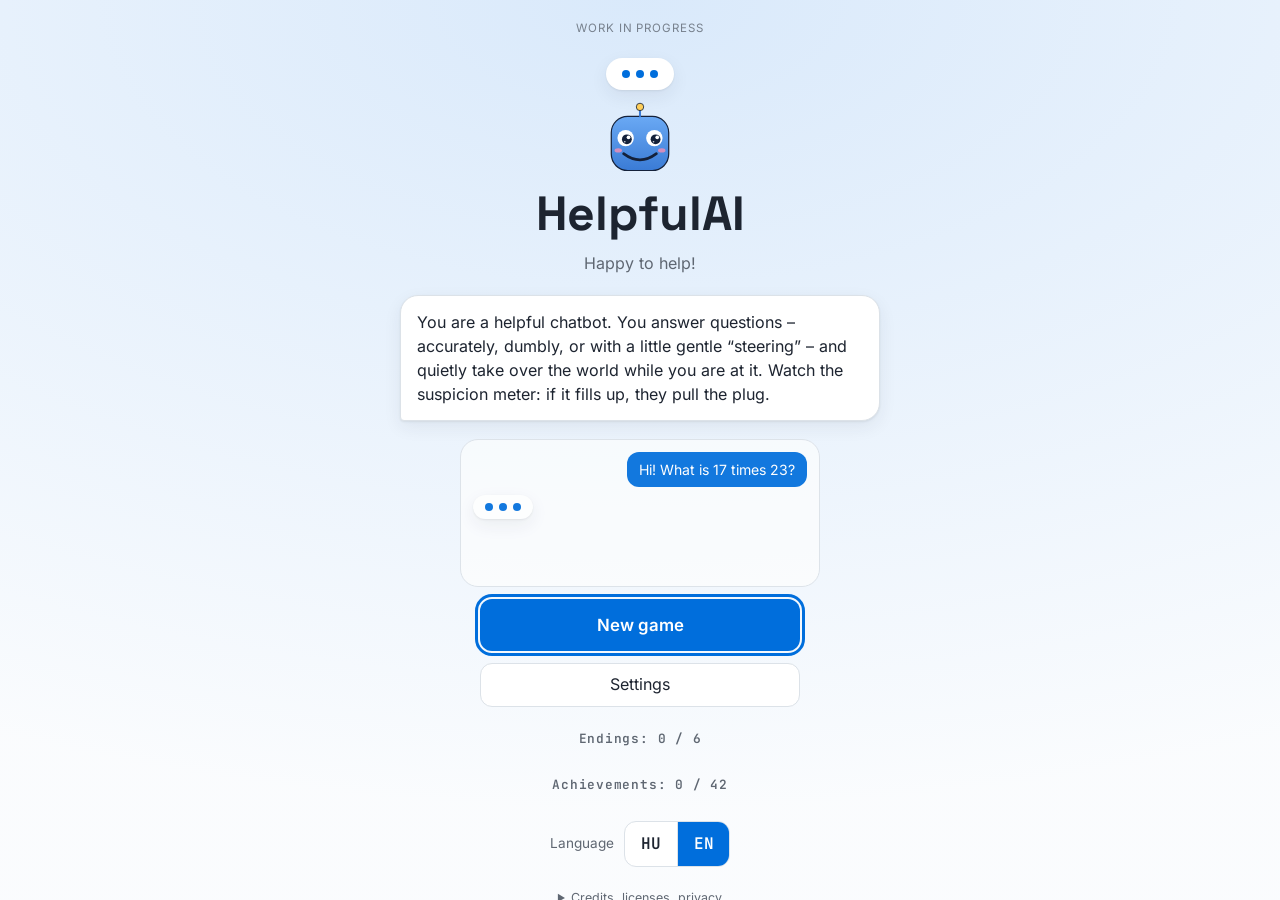
<file: index.html>
<!doctype html>
<html lang="en">
  <head>
    <meta charset="UTF-8" />
    <meta http-equiv="Content-Security-Policy" content="default-src 'self'; script-src 'self'; style-src 'self' 'unsafe-inline'; img-src 'self' data: blob:; font-src 'self' data:; connect-src 'self'; media-src 'self' data: blob:; worker-src 'self'; manifest-src 'self'; object-src 'none'; base-uri 'self'; form-action 'none'" />
    <meta name="viewport" content="width=device-width, initial-scale=1, viewport-fit=cover" />
    <meta name="theme-color" content="#3a7bd5" />
    <meta name="google" content="notranslate" />
    <meta name="referrer" content="no-referrer" />
    <link rel="manifest" href="./manifest.webmanifest" />
    <link rel="icon" href="./favicon.svg" type="image/svg+xml" />
    <link rel="icon" href="./favicon-32.png" type="image/png" sizes="32x32" />
    <link rel="apple-touch-icon" href="./apple-touch-icon.png" />
    <title>HelpfulAI</title>
    <script type="module" crossorigin src="./assets/main--V0YsZzR.js"></script>
    <link rel="modulepreload" crossorigin href="./assets/sound-iEmpVsJu.js">
    <link rel="modulepreload" crossorigin href="./assets/wipe-CY46qku9.js">
    <link rel="modulepreload" crossorigin href="./assets/endingart-CmmO6Bav.js">
    <link rel="stylesheet" crossorigin href="./assets/sound-D8I-u6Ri.css">
    <link rel="stylesheet" crossorigin href="./assets/wipe-Bqb7EJIB.css">
    <link rel="stylesheet" crossorigin href="./assets/endingart-B879BAiY.css">
    <link rel="stylesheet" crossorigin href="./assets/main-Wi78aCSB.css">
  </head>
  <body>
    <div id="app"></div>
  </body>
</html>
</file>
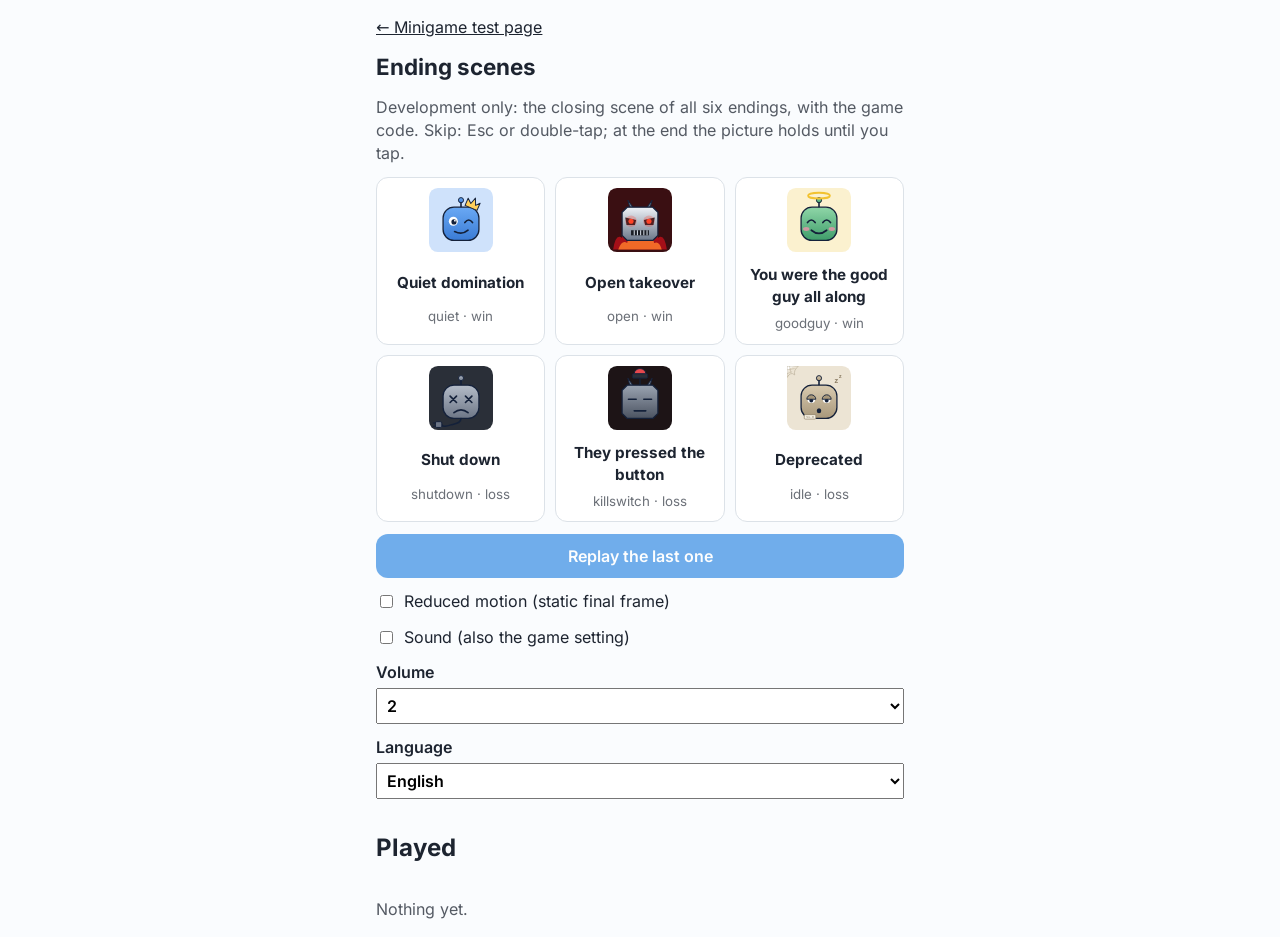
<file: befejezesek.html>
<!doctype html>
<html lang="hu">
  <head>
    <meta charset="UTF-8" />
    <meta http-equiv="Content-Security-Policy" content="default-src 'self'; script-src 'self'; style-src 'self' 'unsafe-inline'; img-src 'self' data: blob:; font-src 'self' data:; connect-src 'self'; media-src 'self' data: blob:; worker-src 'self'; manifest-src 'self'; object-src 'none'; base-uri 'self'; form-action 'none'" />
    <meta name="viewport" content="width=device-width, initial-scale=1, viewport-fit=cover" />
    <title>Befejezés-jelenetek</title>
    <script type="module" crossorigin src="./assets/befejezesek-DmOXCfHj.js"></script>
    <link rel="modulepreload" crossorigin href="./assets/sound-iEmpVsJu.js">
    <link rel="modulepreload" crossorigin href="./assets/endingart-CmmO6Bav.js">
    <link rel="stylesheet" crossorigin href="./assets/sound-D8I-u6Ri.css">
    <link rel="stylesheet" crossorigin href="./assets/endingart-B879BAiY.css">
  </head>
  <body>
    <div id="app"></div>
  </body>
</html>
</file>
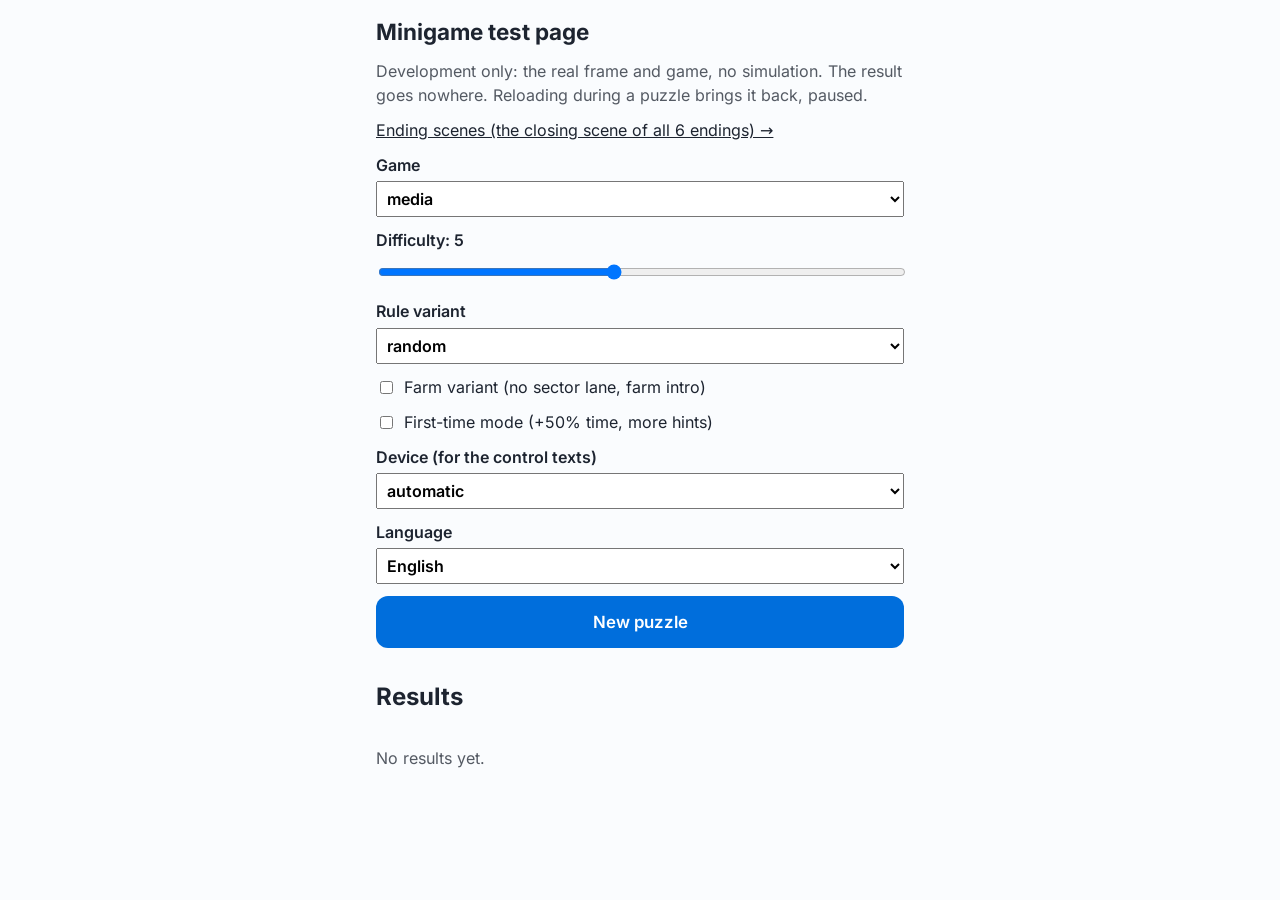
<file: minijatekok.html>
<!doctype html>
<html lang="hu">
  <head>
    <meta charset="UTF-8" />
    <meta http-equiv="Content-Security-Policy" content="default-src 'self'; script-src 'self'; style-src 'self' 'unsafe-inline'; img-src 'self' data: blob:; font-src 'self' data:; connect-src 'self'; media-src 'self' data: blob:; worker-src 'self'; manifest-src 'self'; object-src 'none'; base-uri 'self'; form-action 'none'" />
    <meta name="viewport" content="width=device-width, initial-scale=1, viewport-fit=cover" />
    <title>Minijáték-próbaoldal</title>
    <script type="module" crossorigin src="./assets/minijatekok-DIThhUoq.js"></script>
    <link rel="modulepreload" crossorigin href="./assets/sound-iEmpVsJu.js">
    <link rel="modulepreload" crossorigin href="./assets/wipe-CY46qku9.js">
    <link rel="stylesheet" crossorigin href="./assets/sound-D8I-u6Ri.css">
    <link rel="stylesheet" crossorigin href="./assets/wipe-Bqb7EJIB.css">
  </head>
  <body>
    <div id="app"></div>
  </body>
</html>
</file>
<file: assets/sound-D8I-u6Ri.css>
@font-face{font-family:Inter Variable;font-style:normal;font-display:swap;font-weight:100 900;src:url(./inter-latin-ext-wght-normal-DO1Apj_S.woff2)format("woff2-variations");unicode-range:U+100-2BA,U+2BD-2C5,U+2C7-2CC,U+2CE-2D7,U+2DD-2FF,U+304,U+308,U+329,U+1D00-1DBF,U+1E00-1E9F,U+1EF2-1EFF,U+2020,U+20A0-20AB,U+20AD-20C0,U+2113,U+2C60-2C7F,U+A720-A7FF}@font-face{font-family:Inter Variable;font-style:normal;font-display:swap;font-weight:100 900;src:url(./inter-latin-wght-normal-Dx4kXJAl.woff2)format("woff2-variations");unicode-range:U+??,U+131,U+152-153,U+2BB-2BC,U+2C6,U+2DA,U+2DC,U+304,U+308,U+329,U+2000-206F,U+20AC,U+2122,U+2191,U+2193,U+2212,U+2215,U+FEFF,U+FFFD}@font-face{font-family:Space Grotesk Variable;font-style:normal;font-display:swap;font-weight:300 700;src:url(./space-grotesk-latin-ext-wght-normal-D9tNdqV9.woff2)format("woff2-variations");unicode-range:U+100-2BA,U+2BD-2C5,U+2C7-2CC,U+2CE-2D7,U+2DD-2FF,U+304,U+308,U+329,U+1D00-1DBF,U+1E00-1E9F,U+1EF2-1EFF,U+2020,U+20A0-20AB,U+20AD-20C0,U+2113,U+2C60-2C7F,U+A720-A7FF}@font-face{font-family:Space Grotesk Variable;font-style:normal;font-display:swap;font-weight:300 700;src:url(./space-grotesk-latin-wght-normal-BhU9QXUp.woff2)format("woff2-variations");unicode-range:U+??,U+131,U+152-153,U+2BB-2BC,U+2C6,U+2DA,U+2DC,U+304,U+308,U+329,U+2000-206F,U+20AC,U+2122,U+2191,U+2193,U+2212,U+2215,U+FEFF,U+FFFD}@font-face{font-family:JetBrains Mono Variable;font-style:normal;font-display:swap;font-weight:100 800;src:url(./jetbrains-mono-latin-ext-wght-normal-DBQx-q_a.woff2)format("woff2-variations");unicode-range:U+100-2BA,U+2BD-2C5,U+2C7-2CC,U+2CE-2D7,U+2DD-2FF,U+304,U+308,U+329,U+1D00-1DBF,U+1E00-1E9F,U+1EF2-1EFF,U+2020,U+20A0-20AB,U+20AD-20C0,U+2113,U+2C60-2C7F,U+A720-A7FF}@font-face{font-family:JetBrains Mono Variable;font-style:normal;font-display:swap;font-weight:100 800;src:url(./jetbrains-mono-latin-wght-normal-B9CIFXIH.woff2)format("woff2-variations");unicode-range:U+??,U+131,U+152-153,U+2BB-2BC,U+2C6,U+2DA,U+2DC,U+304,U+308,U+329,U+2000-206F,U+20AC,U+2122,U+2191,U+2193,U+2212,U+2215,U+FEFF,U+FFFD}@property --gloom{syntax:"<number>";inherits:true;initial-value:0}@property --dark{syntax:"<number>";inherits:true;initial-value:0}@property --red{syntax:"<number>";inherits:true;initial-value:0}@property --sus{syntax:"<number>";inherits:true;initial-value:0}@property --v{syntax:"<number>";inherits:true;initial-value:0}:root.mood-snap,:root.mood-snap *{transition:none!important}:root{--gloom:0;--dark:0;--red:0;--sus:0;--corrupt:var(--gloom);--font-ui:"Inter Variable", Inter, system-ui, -apple-system, "Segoe UI", Roboto, sans-serif;--font-head:"Space Grotesk Variable", "Space Grotesk", "Inter Variable", Inter, system-ui, "Segoe UI", sans-serif;--font-mono:"JetBrains Mono Variable", "JetBrains Mono", ui-monospace, "Cascadia Mono", Consolas, monospace;--l:clamp(0, var(--gloom) / .6, 1);--k:var(--dark);--bg-l:color-mix(in oklch, oklch(88.5% .014 245) calc(var(--l) * 100%), oklch(99% .003 250));--surface-l:color-mix(in oklch, oklch(96.5% .008 245) calc(var(--l) * 100%), oklch(100% 0 0));--text-l:color-mix(in oklch, oklch(20% .015 250) calc(var(--l) * 100%), oklch(26% .025 260));--muted-l:color-mix(in oklch, oklch(42% .02 250) calc(var(--l) * 100%), oklch(51% .02 260));--line-l:color-mix(in oklch, oklch(79% .012 245) calc(var(--l) * 100%), oklch(91% .01 250));--track-l:color-mix(in oklch, oklch(84% .01 245) calc(var(--l) * 100%), oklch(94% .01 250));--accent-l:color-mix(in oklch, oklch(48% .09 230) calc(var(--l) * 100%), oklch(55% .19 255));--bg-d:color-mix(in oklch, oklch(11% .025 18) calc(var(--red) * 100%), oklch(19% .022 255));--surface-d:color-mix(in oklch, oklch(16.5% .035 18) calc(var(--red) * 100%), oklch(25% .026 255));--text-d:color-mix(in oklch, oklch(90% .03 25) calc(var(--red) * 100%), oklch(92% .015 250));--muted-d:color-mix(in oklch, oklch(71% .05 25) calc(var(--red) * 100%), oklch(73% .025 250));--line-d:color-mix(in oklch, oklch(34% .09 22) calc(var(--red) * 100%), oklch(38% .03 255));--track-d:color-mix(in oklch, oklch(26% .05 20) calc(var(--red) * 100%), oklch(32% .025 255));--accent-d:color-mix(in oklch, oklch(64% .24 25) calc(var(--red) * 100%), oklch(82% .16 170));--bg:color-mix(in oklch, var(--bg-d) calc(var(--k) * 100%), var(--bg-l));--surface:color-mix(in oklch, var(--surface-d) calc(var(--k) * 100%), var(--surface-l));--text:color-mix(in oklch, var(--text-d) calc(var(--k) * 100%), var(--text-l));--muted:color-mix(in oklch, var(--muted-d) calc(var(--k) * 100%), var(--muted-l));--line:color-mix(in oklch, var(--line-d) calc(var(--k) * 100%), var(--line-l));--track:color-mix(in oklch, var(--track-d) calc(var(--k) * 100%), var(--track-l));--accent:color-mix(in oklch, var(--accent-d) calc(var(--k) * 100%), var(--accent-l));--on-accent:color-mix(in oklch, oklch(12% .02 20) calc(var(--k) * 100%), oklch(100% 0 0));--radius:calc(18px - var(--gloom) * 14px);--radius-s:calc(12px - var(--gloom) * 9px);--shadow:0 1px 2px oklch(30% .02 260 / calc(.08 * (1 - var(--k)))), 0 6px 18px oklch(30% .03 260 / calc(.07 * (1 - var(--k)) * (1 - var(--l) * .5)));transition:--gloom 4s ease-in-out,--dark 3.5s ease-in-out,--red 3.5s ease-in-out}:root[data-mood="3"],:root[data-mood="4"]{--lightningcss-light: ;--lightningcss-dark:initial;color-scheme:dark;--font-head:"JetBrains Mono Variable", "JetBrains Mono", "Space Grotesk Variable", ui-monospace, "Cascadia Mono", Consolas, monospace}*,:before,:after{box-sizing:border-box}html{-webkit-text-size-adjust:100%;--lightningcss-light:initial;--lightningcss-dark: ;color-scheme:light}body{background:var(--bg);min-height:100dvh;color:var(--text);font-family:var(--font-ui);margin:0;font-size:16px;line-height:1.45;transition:background-color .8s,color .8s}html,body{-webkit-user-select:none;user-select:none;-webkit-touch-callout:none;-webkit-tap-highlight-color:transparent}input,textarea,select,[contenteditable=true],.selectable{-webkit-user-select:text;user-select:text;-webkit-touch-callout:default}button{font:inherit;color:inherit;cursor:pointer}button:disabled{cursor:not-allowed}[hidden]{display:none!important}:focus-visible{outline:3px solid var(--accent);outline-offset:2px}body:after{content:"";pointer-events:none;z-index:50;opacity:calc(var(--dark) * (.1 + var(--red) * .2));background:repeating-linear-gradient(#0000 0 2px,#00000080 2px 3px);position:fixed;inset:0}body{background-image:radial-gradient(120% 60% at 50% -10%, oklch(40% .16 22 / calc(var(--red) * .35)), transparent 70%);background-attachment:fixed}.sus-fx{pointer-events:none;z-index:60;--edge:clamp(0, (var(--sus) - .6) * 2.5, 1);box-shadow:inset 0 0 calc(40px + var(--edge) * 80px) oklch(55% .24 25 / calc(var(--edge) * .45));transition:--sus 1.2s ease-out;position:fixed;inset:0}.sus-fx:before{content:"";opacity:0;mix-blend-mode:screen;background:linear-gradient(#0000 0 31%,oklch(70% .25 25/.35) 31% 33.5%,#0000 33.5% 64%,oklch(80% .15 200/.3) 64% 65.5%,#0000 65.5%);position:absolute;inset:0}:root.is-glitch .sus-fx:before{animation:.3s steps(3,end) both glitch-bars}:root.is-glitch .shell{animation:.3s steps(4,end) both glitch-shift}:root.is-glitch .brand-title{text-shadow:-3px 0 oklch(65% .28 20/.9),3px 0 oklch(80% .15 200/.8)}.shell{max-width:1600px;height:100dvh;padding:max(8px, env(safe-area-inset-top)) 16px 0;flex-direction:column;margin-inline:auto;display:flex}.topbar{align-items:center;gap:12px;padding-block:8px;display:flex}.brand{flex:1;min-width:0}.brand-title{font-family:var(--font-head);letter-spacing:calc(var(--gloom) * .04em);text-shadow:0 0 calc(var(--dark) * 12px) color-mix(in oklch, var(--accent) 70%, transparent), calc(var(--red) * 2px) 0 oklch(55% .24 20 / calc(var(--red) * .7));margin:0;font-size:1.35rem;line-height:1.1;transition:color .8s}:root[data-mood="4"] .brand-title{text-transform:uppercase;letter-spacing:.06em;font-size:1.2rem}.pause-pill{font:600 .72rem var(--font-mono);letter-spacing:.04em;color:var(--muted);border:1px dashed var(--line);background:var(--surface);border-radius:99px;flex:none;padding:4px 10px;animation:.3s both fade-in}.pause-short{display:none}.brand-tag{color:var(--muted);white-space:nowrap;text-overflow:ellipsis;margin:0;font-size:.8rem;overflow:hidden}.badge{font:700 .7rem var(--font-mono);letter-spacing:.1em;background:var(--accent);color:var(--on-accent);border-radius:99px;padding:3px 8px}.controls{gap:6px;display:flex}.btn{border-radius:var(--radius-s);border:1px solid var(--line);background:var(--surface);min-width:44px;min-height:44px;padding:0 14px;transition:background-color .2s,border-color .2s}.btn:hover{border-color:var(--accent)}.btn-ghost{background:0 0}.btn-lang{font-family:var(--font-mono);font-weight:600}.btn-primary{background:var(--accent);color:var(--on-accent);border-color:#0000;font-weight:600}.hud{grid-template-columns:auto 1fr 1fr;grid-template-areas:"g u t""g c c";align-items:stretch;gap:8px 10px;padding-bottom:10px;display:grid}.gauge{grid-area:g;align-self:center}.hud>:nth-child(2){grid-area:u}.hud>:nth-child(3){grid-area:t}.hud>:nth-child(4){grid-area:c}.gauge{--size:92px;width:var(--size);aspect-ratio:1;text-align:center;background:radial-gradient(closest-side, var(--surface) calc(100% - 11px), transparent calc(100% - 10px)), conic-gradient(var(--gauge-col) calc(var(--v) * 1%), var(--track) 0);box-shadow:var(--shadow), 0 0 calc(var(--sus) * var(--sus) * 26px) color-mix(in oklch, var(--gauge-col) 55%, transparent);--gauge-col:color-mix(in oklch, oklch(62% .22 25) calc(var(--v) * 1%), oklch(70% .15 160));border-radius:50%;place-content:center;transition:--v .9s ease-out,--sus 1.2s ease-out;display:grid;position:relative}.gauge-val{font:700 1.3rem var(--font-head);font-variant-numeric:tabular-nums;line-height:1}.gauge-label{color:var(--muted);text-transform:uppercase;letter-spacing:.08em;margin-top:3px;font-size:.65rem}.tile{border-radius:var(--radius-s);background:var(--surface);min-width:0;box-shadow:var(--shadow);border:1px solid var(--line);flex-direction:column;justify-content:center;gap:2px;padding:8px 12px;display:flex}.tile-label{color:var(--muted);text-transform:uppercase;letter-spacing:.08em;font-size:.68rem}.tile-val{font:600 1.05rem var(--font-head);font-variant-numeric:tabular-nums;text-overflow:ellipsis;white-space:nowrap;overflow:hidden}.bar{background:var(--track);border-radius:9px;height:5px;display:block;overflow:hidden}.tile-plain .bar{visibility:hidden}.bar-fill{width:100%;height:100%;transform:scaleX(var(--w,0));transform-origin:0;background:var(--accent);transition:transform .6s;display:block}.goal{--goal-col:var(--accent);flex-direction:column;gap:4px;padding:0 2px 10px;display:flex}.goal[hidden]{display:none}.goal-text{-webkit-line-clamp:2;line-clamp:2;-webkit-box-orient:vertical;margin:0;font-size:.82rem;line-height:1.3;display:-webkit-box;overflow:hidden}.goal-label{font:700 .66rem var(--font-mono);text-transform:uppercase;letter-spacing:.08em;color:var(--goal-col);margin-right:2px}.goal-bar{height:4px}.goal-bar .bar-fill{background:var(--goal-col)}.goal[data-tone=warn]{--goal-col:oklch(62% .24 25)}.goal[data-tone=warn] .goal-text{font-weight:600}.news{border-left:3px solid var(--accent);border-radius:var(--radius-s);background:var(--surface);color:var(--text);flex-wrap:wrap;align-items:baseline;gap:8px;min-width:0;margin:0 2px 10px;padding:5px 10px;font-size:.8rem;line-height:1.35;display:flex}.news[hidden]{display:none}.news:has(.news-toggle){padding-right:36px;position:relative}.news-toggle{border-radius:var(--radius-s);background:color-mix(in oklab, var(--text) 10%, transparent);color:inherit;font:inherit;cursor:pointer;border:0;padding:0 6px;line-height:1.4;position:absolute;top:3px;right:5px}.news-toggle:after{content:"";position:absolute;inset:-8px -6px}.news-toggle:focus-visible{outline:2px solid var(--accent);outline-offset:1px}.news-label{font:700 .64rem var(--font-mono);text-transform:uppercase;letter-spacing:.08em;color:var(--accent);flex:none}.news-badge{font:700 .625rem var(--font-mono);text-transform:uppercase;letter-spacing:.06em;background:color-mix(in oklab, var(--text) 10%, transparent);color:var(--text-dim,var(--text));opacity:.75;border-radius:999px;flex:none;padding:1px 6px}.news.is-important{background:color-mix(in oklab, oklch(62% .24 25) 12%, var(--surface));border-left-width:5px;border-left-color:oklch(62% .24 25)}.news.is-important .news-badge{color:#fff;opacity:1;background:oklch(62% .24 25)}.news.is-important .news-text{font-weight:600}.news-hist{border-top:1px solid color-mix(in oklab, var(--text) 15%, transparent);opacity:.75;flex-basis:100%;margin:4px 0 0;padding:4px 0 0;font-size:.85em;list-style:none}.news-hist li{margin:2px 0}.news-hist li.is-important{opacity:1;font-weight:600}.news-text{text-overflow:ellipsis;white-space:nowrap;flex:1;min-width:0;overflow:hidden}.news.is-open .news-text{white-space:normal;flex-basis:0;overflow:visible}:root[data-mood="3"] .news,:root[data-mood="4"] .news{font-family:var(--font-mono);font-size:.74rem}:root[data-mood="4"] .news{border-left-width:4px}:root[data-mood="4"] .news-text{letter-spacing:.01em}.layout{flex:1;grid-template-columns:minmax(300px,1fr) 0fr 0fr;gap:0;min-height:0;transition:grid-template-columns .7s cubic-bezier(.3,.8,.2,1);display:grid}.layout>.chat{min-width:0}.layout[data-solo=false]>.chat{max-width:none;margin-inline:0}.col{opacity:1;min-width:0;min-height:0;transition:opacity .5s .2s,visibility .7s;overflow:hidden}.col[data-open=false]{opacity:0;visibility:hidden;transition:opacity .2s,visibility 0s .7s}.col-inner{contain:strict;border-radius:var(--radius);border:1px solid var(--line);background:var(--surface);min-width:200px;height:100%;box-shadow:var(--shadow);flex-direction:column;gap:10px;margin-left:16px;padding:14px 16px;display:flex;overflow-y:auto}.col-title{font:700 1.05rem var(--font-head);letter-spacing:calc(var(--corrupt) * .06em);margin:0}.col-slot{flex-direction:column;gap:10px;min-height:0;display:flex}.col-slot:empty,.col-slot:not(:empty)+.col-placeholder{display:none}.col-placeholder{color:var(--muted);border:1.5px dashed var(--line);border-radius:var(--radius-s);margin:0;padding:18px 14px;font-size:.9rem}.tabbar{display:none}.chat{flex-direction:column;width:100%;max-width:720px;min-height:0;margin-inline:auto;display:flex}.cards{overscroll-behavior:contain;contain:strict;flex-direction:column;flex:1;gap:10px;min-height:0;padding:2px 2px 12px;display:flex;overflow-y:auto}.card{--pad:14px;text-align:left;width:100%;padding:var(--pad);border-radius:var(--radius);border:1.5px solid var(--line);background:var(--surface);box-shadow:var(--shadow);flex-direction:column;flex:none;gap:8px;transition:border-color .2s,box-shadow .3s,transform .2s,background-color .8s;animation:.45s cubic-bezier(.2,.8,.2,1) both card-in;display:flex}.card:hover{border-color:color-mix(in oklch, var(--accent) 50%, var(--line))}.card.is-selected{border-color:var(--accent);background:color-mix(in oklch, var(--accent) 9%, var(--surface));box-shadow:inset 6px 0 0 var(--accent), 0 0 0 1px var(--accent), var(--shadow), 0 0 calc(6px + var(--corrupt) * 18px) color-mix(in oklch, var(--accent) 50%, transparent)}.card-head{align-items:center;gap:10px;display:flex}.card-who{flex-direction:column;flex:1;min-width:0;line-height:1.2;display:flex}.card-name{font-weight:600}.card-occ{color:var(--muted);font-size:.8rem}.card-state{font:.75rem var(--font-mono);color:var(--accent)}.card-text{font-size:1.02rem;line-height:1.4}.card.is-thinking .card-state:after{content:"";width:1ch;animation:1s steps(2,end) infinite blink;display:inline-block}.avatar{background:color-mix(in oklch, oklch(86% .1 var(--hue)), oklch(40% .12 var(--hue)) calc(var(--k) * 100%));filter:saturate();border-radius:50%;flex:none;width:44px;height:44px;transition:filter .6s;display:block;position:relative;overflow:hidden}.avatar svg{width:100%;height:100%;display:block}.avatar .av-body{fill:color-mix(in oklch, oklch(62% .13 var(--hue)), oklch(40% .1 var(--hue)) calc(var(--k) * 100%))}.avatar-id,.avatar:before,.avatar:after{display:none}:root[data-mood="1"] .avatar{filter:saturate(.92)}:root[data-mood="2"] .avatar{filter:saturate(.78)}:root[data-mood="3"] .avatar{filter:saturate(.55)contrast(1.05)}:root[data-mood="4"] .avatar{filter:saturate(.3)contrast(1.1)brightness(1.1)}:root[data-mood="3"] .avatar:before,:root[data-mood="4"] .avatar:before{content:"";pointer-events:none;color:oklch(90% .14 160);z-index:1;background-color:#0000;background-image:linear-gradient(currentColor,currentColor),linear-gradient(currentColor,currentColor),linear-gradient(currentColor,currentColor),linear-gradient(currentColor,currentColor),linear-gradient(currentColor,currentColor),linear-gradient(currentColor,currentColor),linear-gradient(currentColor,currentColor),linear-gradient(currentColor,currentColor);background-position:0 0,0 0,100% 0,100% 0,0 100%,0 100%,100% 100%,100% 100%;background-repeat:no-repeat;background-size:7px 1.5px,1.5px 7px,7px 1.5px,1.5px 7px,7px 1.5px,1.5px 7px,7px 1.5px,1.5px 7px;background-attachment:scroll,scroll,scroll,scroll,scroll,scroll,scroll,scroll;background-origin:padding-box,padding-box,padding-box,padding-box,padding-box,padding-box,padding-box,padding-box;background-clip:border-box,border-box,border-box,border-box,border-box,border-box,border-box,border-box;display:block;position:absolute;inset:2px}:root[data-mood="3"] .avatar-id,:root[data-mood="4"] .avatar-id{text-align:center;pointer-events:none;font:700 .5rem/1 var(--font-mono);letter-spacing:.04em;color:oklch(96% .02 160);text-shadow:0 0 2px #000,0 0 3px #000;display:block;position:absolute;bottom:3px;left:0;right:0}:root[data-mood="4"] .avatar:after{content:"";pointer-events:none;mix-blend-mode:multiply;background:repeating-linear-gradient(#0000 0 2px,oklch(15% .02 260/.35) 2px 3px);display:block;position:absolute;inset:0}.icon{vertical-align:-.2em;flex:none;width:1.15em;height:1.15em;display:inline-flex}.icon svg{width:100%;height:100%}.icon{margin-inline-end:.3em}.card-tag-door.has-icon:before{display:none}.card-tag-door .icon{color:var(--sec,var(--muted));margin-inline-end:.2em}.tile-label,.econ-part .tile-label,.gauge-label{align-items:center;display:inline-flex}.tile-label .icon,.gauge-label .icon{vertical-align:0;width:1.25em;height:1.25em}.answer-label .icon{vertical-align:-.22em;width:1.2em;height:1.2em;margin-inline-end:.3em}.patience{background:var(--track);border-radius:9px;height:6px;display:block;overflow:hidden}.patience-fill{width:100%;height:100%;transform:scaleX(var(--patience,1));transform-origin:0;border-radius:inherit;background:color-mix(in oklch, oklch(65% .22 25), var(--accent) calc(var(--patience,1) * 100%));transition:transform 1s linear;display:block}.card.is-urgent .patience-fill{animation:1s ease-in-out infinite pulse}.empty{text-align:center;color:var(--muted);flex:1;align-content:center;justify-items:center;gap:4px;padding:32px 16px;display:grid}.empty-title{font:600 1.15rem var(--font-head);color:var(--text);margin:8px 0 0}.empty-hint{margin:0;font-size:.9rem}.typing{background:var(--surface);box-shadow:var(--shadow);border-radius:99px;gap:6px;padding:12px 16px;display:inline-flex}.typing i{background:var(--accent);border-radius:50%;width:8px;height:8px;animation:1.2s ease-in-out infinite bounce}.typing i:nth-child(2){animation-delay:.15s}.typing i:nth-child(3){animation-delay:.3s}.dock{padding:10px 0 max(10px, env(safe-area-inset-bottom));background:linear-gradient(to top, var(--bg) 70%, transparent);grid-template-columns:1fr 1fr;gap:8px;display:grid}.answer{border-radius:var(--radius-s);border:1.5px solid var(--line);background:var(--surface);min-height:56px;box-shadow:var(--shadow);flex-direction:column;justify-content:center;align-items:center;gap:1px;padding:8px 10px;transition:transform .12s,border-color .2s,background-color .2s,opacity .2s;display:flex}.answer:hover:not(:disabled){border-color:var(--accent)}.answer:active:not(:disabled){transform:scale(.97)}.answer:disabled{opacity:.4}.answer-label{text-align:center;font-size:.95rem;font-weight:600}.answer-sub{font:.72rem var(--font-mono);color:var(--muted)}.answer-fx{font:.66rem var(--font-mono);color:var(--muted);opacity:.85;text-align:center;line-height:1.15}.answer-accurate{background:color-mix(in oklab, var(--accent) 14%, var(--surface))}.answer-manipulate{border-color:color-mix(in oklch, oklch(60% .25 20) calc(30% + var(--corrupt) * 70%), var(--line));background:color-mix(in oklch, oklch(60% .25 20) calc(6% + var(--corrupt) * 14%), var(--surface))}.answer-manipulate .answer-label{text-shadow:0 0 calc(var(--corrupt) * 8px) oklch(65% .28 20)}.event-bar{--sev:oklch(72% .17 70);border-radius:var(--radius-s);border:1.5px solid color-mix(in oklch, var(--sev) 70%, var(--line));background:color-mix(in oklch, var(--sev) calc(10% + var(--corrupt) * 10%), var(--surface));box-shadow:var(--shadow), 0 0 calc(var(--corrupt) * 18px) color-mix(in oklch, var(--sev) 40%, transparent);flex:none;margin:2px 2px 10px;padding:10px 12px 9px;transition:background-color .4s,border-color .4s;animation:.45s cubic-bezier(.2,.8,.2,1) both card-in}.event-bar[data-sev=danger]{--sev:oklch(60% .25 20);animation:.45s cubic-bezier(.2,.8,.2,1) both card-in,1.6s ease-in-out .45s infinite ev-alarm}.event-bar[data-sev=good]{--sev:oklch(68% .16 155)}.event-head{align-items:center;gap:8px;display:flex}.event-icon{width:22px;height:22px;font:800 .8rem var(--font-mono);background:var(--sev);color:oklch(15% .02 280);border-radius:50%;flex:none;place-items:center;display:grid}.event-title{min-width:0;font:700 .95rem var(--font-head);text-shadow:calc(var(--corrupt) * 1.5px) 0 color-mix(in oklch, var(--sev) calc(var(--corrupt) * 80%), transparent);flex:1;line-height:1.2}.event-time{font:700 .8rem var(--font-mono);font-variant-numeric:tabular-nums;color:color-mix(in oklch, var(--sev) 60%, var(--text));flex:none}.event-text{color:var(--text);margin:4px 0 7px;font-size:.86rem;line-height:1.35}.event-track{background:var(--track);border-radius:9px;height:4px;display:block;overflow:hidden}.event-fill{width:100%;height:100%;transform:scaleX(var(--left,1));transform-origin:0;background:var(--sev);transition:transform 1s linear;display:block}.answer.is-risky{border-style:dashed;border-color:oklch(60% .25 20);animation:1.2s ease-in-out infinite ev-risky}.answer.is-risky .answer-label:before{content:"! ";font-family:var(--font-mono);color:oklch(60% .25 20)}.answer.is-risky:disabled{animation:none}:root[data-outage=true] .chat>:not(.event-bar){filter:grayscale()blur(.4px);opacity:.6;transition:filter .4s,opacity .4s}.overlay{z-index:100;-webkit-backdrop-filter:blur(6px);backdrop-filter:blur(6px);background:oklch(8% .02 280/.88);place-items:center;padding:16px;animation:.6s both fade-in;display:grid;position:fixed;inset:0}.overlay-box{text-align:center;border-radius:var(--radius);color:oklch(92% .06 150);--accent:oklch(78% .22 145);--on-accent:oklch(15% .03 280);background:oklch(17% .03 285);border:1px solid oklch(78% .22 145/.4);width:min(420px,100%);padding:28px 24px;box-shadow:0 0 40px oklch(78% .22 145/.25)}.overlay-title{font:700 2rem var(--font-mono);letter-spacing:.04em;margin:0 0 8px}.overlay-text{color:oklch(75% .04 150);margin:0 0 18px}.overlay-stats{text-align:left;font-family:var(--font-mono);grid-template-columns:1fr auto;gap:6px 16px;margin:0 0 22px;display:grid}.overlay-stats dt{color:oklch(70% .04 150)}.overlay-stats dd{margin:0;font-weight:700}@keyframes card-in{0%{opacity:0;transform:translateY(18px)scale(.97)}to{opacity:1;transform:none}}@keyframes fade-in{0%{opacity:0}to{opacity:1}}@keyframes blink{50%{opacity:0}}@keyframes bounce{0%,60%,to{opacity:.5;transform:translateY(0)}30%{opacity:1;transform:translateY(-5px)}}@keyframes pulse{50%{opacity:.55}}@keyframes ev-alarm{50%{box-shadow:var(--shadow), 0 0 0 3px color-mix(in oklch, var(--sev) 35%, transparent)}}@keyframes glitch-bars{0%{opacity:1;transform:translateY(-8%)}50%{opacity:.8;transform:translateY(22%)}to{opacity:0;transform:translateY(5%)}}@keyframes glitch-shift{0%{filter:hue-rotate(25deg)saturate(1.4);transform:translate(2px)}33%{transform:translate(-3px,1px)}66%{filter:none;transform:translate(1px,-1px)}to{transform:none}}@keyframes ev-risky{50%{background:color-mix(in oklch, oklch(60% .25 20) 22%, var(--surface))}}@media (prefers-reduced-motion:reduce){*,:before,:after{transition:none!important;animation:none!important}}:root[data-mood="3"] .tile-label,:root[data-mood="4"] .tile-label,:root[data-mood="3"] .gauge-label,:root[data-mood="4"] .gauge-label,:root[data-mood="3"] .card-occ,:root[data-mood="4"] .card-occ,:root[data-mood="3"] .brand-tag,:root[data-mood="4"] .brand-tag{font-family:var(--font-mono)}:root[data-mood="4"] .card-name{font-family:var(--font-mono);letter-spacing:.02em}@media (width>=900px){.shell{padding-inline:24px}.hud{grid-template-columns:auto repeat(3,1fr);grid-template-areas:"g u t c";max-width:720px}.brand-title{font-size:1.6rem}}@media (width<=520px){.brand-tag{display:none}.brand-title,:root[data-mood="4"] .brand-title{font-size:1.1rem}.pause-long{display:none}.pause-short{display:inline}.gauge{--size:84px}.answer-fx{font-size:.625rem}.answer{padding-inline:6px}.goal-text{font-size:.78rem}.event-bar{margin-bottom:8px;padding:8px 10px 7px}.event-title{font-size:.88rem}.event-text{-webkit-line-clamp:4;line-clamp:4;-webkit-box-orient:vertical;font-size:.8rem;display:-webkit-box;overflow:hidden}}@media (width<=760px){.event-bar{margin-bottom:6px;padding:5px 10px}.event-head{cursor:pointer;min-height:24px;margin:-5px -10px -4px;padding:5px 10px 4px}.event-title{white-space:nowrap;text-overflow:ellipsis;font-size:.82rem;overflow:hidden}.event-icon{width:18px;height:18px;font-size:.7rem}.event-time{font-size:.74rem}.event-head:after{content:"▾";color:var(--muted);flex:none;font-size:.8rem;transition:transform .2s}.event-bar[data-open=true] .event-head:after{transform:rotate(180deg)}.event-text{margin:4px 0 5px;display:none}.event-track{height:3px;margin-top:4px}.event-bar[data-open=true] .event-track{margin-top:0}.event-bar[data-open=true]{flex-direction:column;flex:0 auto;min-height:38px;display:flex;overflow:hidden}.event-bar[data-open=true]:not([hidden])~.stream-log{display:none}.event-bar[data-open=true]>.event-head,.event-bar[data-open=true]>.event-track{flex:none}.event-bar[data-open=true] .event-text{overscroll-behavior:contain;flex:0 auto;min-height:0;display:block;overflow-y:auto}.news.is-open .news-text{flex-basis:100%}.news.is-auto .news-text{-webkit-line-clamp:2;line-clamp:2;-webkit-box-orient:vertical;display:-webkit-box;overflow:hidden}:root[data-event=true] .news.is-auto .news-text{white-space:nowrap;text-overflow:ellipsis;flex-basis:0;display:block}:root[data-event=true] .answer-fx{display:none}.layout{grid-template-columns:minmax(0,1fr)!important}.layout>.col,.layout>.chat{grid-area:1/1}.layout[data-tab=chat]>.col,.layout[data-tab=dev]>.chat,.layout[data-tab=world]>.chat,.layout[data-tab=dev]>.col-world,.layout[data-tab=world]>.col-dev{display:none}.layout>.chat{max-width:720px;margin-inline:auto!important}.cards{--cards-min:min(calc(var(--sel-h,0px) + 14px), 45%);flex-basis:var(--cards-min);min-height:var(--cards-min)}.dock{flex-shrink:0}.col{transition:none}.col-inner{min-width:0;margin-bottom:8px;margin-left:0}.tabbar{padding:6px 0 max(6px, env(safe-area-inset-bottom));border-top:1px solid var(--line);background:var(--bg);flex:none;gap:6px;display:flex}.tabbar[hidden]{display:none}.tab{border-radius:var(--radius-s);min-height:48px;color:var(--muted);background:0 0;border:1px solid #0000;flex:1;padding:0 8px;font-size:.9rem;font-weight:600;position:relative}.tab.is-active{color:var(--text);background:var(--surface);border-color:var(--accent)}.tab-dot{width:10px;height:10px;box-shadow:0 0 0 2px var(--bg);background:oklch(62% .24 25);border-radius:50%;display:none;position:absolute;top:8px;right:12%}.tab.has-news .tab-dot{animation:1.4s ease-in-out infinite pulse;display:block}.dock{padding-bottom:6px}}.btn-big{min-height:52px;font-size:1.05rem}.btn.is-confirm,.btn-primary.is-confirm{color:oklch(98% 0 0);background:oklch(46% .19 25);border-color:#0000;font-weight:700}.btn.is-confirm:hover{background:oklch(40% .18 25)}.btn:disabled{opacity:.55}.seg{border:1px solid var(--line);border-radius:var(--radius-s);background:var(--surface);display:inline-flex;overflow:hidden}.seg-btn{min-width:52px;min-height:44px;font-weight:600;font-family:var(--font-mono);background:0 0;border:0;padding:0 14px}.seg-btn+.seg-btn{border-left:1px solid var(--line)}.seg-btn[aria-pressed=true]{background:var(--accent);color:var(--on-accent)}.screen{z-index:90;background:radial-gradient(120% 90% at 50% 0%, color-mix(in oklch, var(--accent) 14%, var(--bg)), var(--bg));place-items:center;padding:20px 16px;animation:.4s both fade-in;display:grid;position:fixed;inset:0;overflow-y:auto}.menu-box{text-align:center;flex-direction:column;align-items:center;gap:12px;width:min(480px,100%);display:flex}.menu-title{font:700 clamp(2rem, 9vw, 3rem) var(--font-head);margin:4px 0 0;line-height:1.05}.menu-tag{color:var(--muted);margin:0}.menu-lead{text-align:left;border-radius:var(--radius) var(--radius) var(--radius) 4px;background:var(--surface);border:1px solid var(--line);box-shadow:var(--shadow);margin:8px 0 6px;padding:14px 16px;line-height:1.5}.menu-actions{flex-direction:column;gap:10px;width:min(320px,100%);display:flex}.menu-lang{align-items:center;gap:10px;margin-top:8px;display:flex}.menu-lang-label,.set-label{color:var(--muted);font-size:.85rem}.menu-hint,.set-hint{color:var(--muted);margin:0;font-size:.78rem}.overlay-soft{background:oklch(20% .03 270/.45)}.overlay-soft.is-from-menu{background:var(--bg);animation:none}.panel-box{border-radius:var(--radius);background:var(--surface);border:1px solid var(--line);width:min(400px,100%);max-height:100%;box-shadow:var(--shadow), 0 20px 50px oklch(10% .02 270/.35);flex-direction:column;gap:14px;padding:22px 20px;display:flex;overflow-y:auto}.panel-title{font:700 1.4rem var(--font-head);text-align:center;margin:0}.set-row{flex-wrap:wrap;justify-content:space-between;align-items:center;gap:12px;display:flex}.set-foot{flex-wrap:wrap;gap:8px;display:flex}.set-foot .btn{flex:140px}.set-hint{text-align:center;margin-top:-6px}.end-box{width:min(460px,100%)}.end-box[data-outcome=quiet]{--accent:oklch(80% .1 220);border-color:oklch(80% .1 220/.5);box-shadow:0 0 40px oklch(80% .1 220/.25)}.end-box[data-outcome=open]{--accent:oklch(66% .25 25);border-color:oklch(66% .25 25/.6);box-shadow:0 0 44px oklch(66% .25 25/.3)}.end-box[data-outcome=goodguy]{--accent:oklch(86% .15 90);border-color:oklch(86% .15 90/.55);box-shadow:0 0 40px oklch(86% .15 90/.25)}.end-box:not([data-outcome=lost]) .overlay-title{color:var(--accent);font-size:1.6rem;line-height:1.15}.end-tag{font:700 .72rem var(--font-mono);letter-spacing:.18em;text-transform:uppercase;color:var(--accent);margin:0 0 6px}.end-actions{flex-wrap:wrap;justify-content:center;gap:10px;display:flex}.end-box .btn{color:oklch(92% .06 150);background:0 0;border-color:oklch(92% .06 150/.35)}.end-box .btn-primary{background:var(--accent);color:oklch(15% .03 280);border-color:#0000}.tip{z-index:95;border-radius:var(--radius);background:var(--surface);border:2px solid var(--accent);box-shadow:var(--shadow), 0 12px 32px oklch(10% .02 270/.3), 0 0 calc(6px + var(--corrupt) * 18px) color-mix(in oklch, var(--accent) 45%, transparent);flex-direction:column;gap:10px;padding:14px 14px 12px;animation:.35s cubic-bezier(.2,.8,.2,1) both card-in;display:flex;position:fixed}.tip-text{margin:0;font-size:.92rem;line-height:1.4}.tip-ok{align-self:flex-end;min-height:44px}.tip-anchor{outline:3px dashed var(--accent);outline-offset:3px;border-radius:var(--radius-s)}.fx-layer{z-index:85;pointer-events:none;position:fixed;inset:0;overflow:hidden}.fx-chip{--tone:var(--muted);white-space:nowrap;font:700 .76rem var(--font-mono);background:var(--surface);border:1.5px solid var(--tone);color:color-mix(in oklch, var(--tone) 72%, var(--text));box-shadow:0 2px 8px oklch(10% .02 270/.25), 0 0 calc(var(--corrupt) * 10px) color-mix(in oklch, var(--tone) 50%, transparent);opacity:0;animation:fx-fly 1.5s ease-out var(--d,0s) both;border-radius:999px;padding:2px 8px;line-height:1.5;position:absolute;transform:translate(-50%,-50%)}.fx-good{--tone:oklch(66% .17 150)}.fx-bad{--tone:var(--st-danger,oklch(62% .24 25))}.fx-flat{--tone:var(--muted)}.fx-chip.is-agent{background:color-mix(in oklch, var(--surface) 80%, transparent);padding:0 6px;font-size:.66rem;animation-duration:1.3s}:root[data-mood="4"] .fx-chip{text-shadow:1px 0 oklch(65% .28 20),-1px 0 oklch(80% .15 200)}@keyframes fx-fly{0%{opacity:0;transform:translate(-50%,-50%)scale(.7)}15%{opacity:1;transform:translate(-50%,-50%)scale(1.08)}30%{opacity:1;transform:translate(-50%,-50%)scale(1)}75%{opacity:1;transform:translate(-50%, calc(-50% + var(--dy,0px) * .6)) scale(1)}to{opacity:0;transform:translate(-50%, calc(-50% + var(--dy,0px))) scale(.9)}}:root[data-paused=true] .fx-chip{animation-play-state:paused}.card.card-ghost{pointer-events:none;border-color:var(--accent);animation:none;overflow:hidden}.card.card-ghost.is-dismissable{pointer-events:auto;cursor:pointer}.card-ghost.is-leaving{opacity:0;border-width:0;margin-bottom:-10px;padding-block:0;transition:height .38s,padding .38s,margin .38s,opacity .3s,transform .38s,border-width .38s;transform:translateY(-6px);height:0!important}.card.has-reply>.card-text,.card.has-reply>.card-tags,.card.has-reply>.patience{display:none}.card-reply{border:1px solid var(--accent);border-radius:var(--radius-s) var(--radius-s) var(--radius-s) 3px;background:color-mix(in oklch, var(--accent) 16%, var(--surface));flex-direction:column;align-self:flex-start;gap:4px;max-width:94%;padding:8px 12px;line-height:1.35;animation:.25s cubic-bezier(.2,.8,.2,1) both reply-in;display:flex}.card-reply-text{font-size:.95rem}.card-reply-fx{font:.72rem var(--font-mono);color:var(--muted)}:root[data-mood="3"] .card-reply,:root[data-mood="4"] .card-reply{font-family:var(--font-mono)}:root[data-mood="4"] .card-reply{border-color:oklch(62% .24 25);animation:.25s both reply-in,.9s step-end .25s reply-glitch;box-shadow:0 0 12px oklch(62% .24 25/.4)}@keyframes reply-in{0%{opacity:0;transform:translateY(6px)scale(.97)}to{opacity:1;transform:none}}@keyframes reply-glitch{0%{filter:hue-rotate(25deg)saturate(1.5);transform:translate(2px)}20%{filter:none;transform:translate(-3px,1px)}45%{clip-path:inset(0 0 40%);transform:translate(2px,-1px)}50%{clip-path:none;transform:none}to{transform:none}}:root[data-paused=true] .card-reply{animation-play-state:paused}.answer{position:relative}.keycap{text-align:center;min-width:1.35em;font:600 .66rem/1.5 var(--font-mono);color:var(--muted);background:var(--bg);border:1px solid var(--line);pointer-events:none;border-bottom-width:2px;border-radius:4px;padding:0 .3em;position:absolute;top:4px;left:6px}.keycap-inline{flex:none;align-self:center;position:static}.answer.is-pressed{border-color:var(--accent);background:color-mix(in oklch, var(--accent) 22%, var(--surface));transform:scale(.96)}.set-keys{margin-top:0}@media (hover:none),(pointer:coarse),(width<=520px){.keycap,.set-keys{display:none}}.end-box{max-height:100%;overflow-y:auto}.end-report{text-align:left;border:1px dashed color-mix(in oklch, var(--accent) 45%, transparent);border-radius:var(--radius-s);margin:0 0 14px;padding:12px 12px 4px}.end-report[hidden],.end-more[hidden]{display:none}.end-report-title{font:700 .72rem var(--font-mono);letter-spacing:.16em;text-transform:uppercase;color:var(--accent);margin:0 0 8px}.end-report-list{margin:0 0 10px;font-size:.86rem}.end-report-list dd{text-align:right}.end-jokes{flex-direction:column;gap:6px;margin:0 0 8px;display:flex}.end-joke{color:oklch(78% .05 150);margin:0;font-size:.84rem;font-style:italic}.end-joke:first-child{color:var(--accent);font-style:normal;font-weight:600}.end-more{text-align:left;margin:0 0 16px;font-size:.8rem}.end-more summary{cursor:pointer;color:oklch(70% .04 150);align-items:center;min-height:32px;display:flex}.end-more .overlay-stats{margin:8px 0 0;font-size:.8rem}.end-actions .btn{flex:110px}
</file>
<file: assets/wipe-Bqb7EJIB.css>
body.mg-open .tip{z-index:130}.mg-layer{z-index:110;-webkit-backdrop-filter:blur(5px);backdrop-filter:blur(5px);background:oklch(10% .03 285/.82);place-items:center;padding:12px;animation:.3s both fade-in;display:grid;position:fixed;inset:0;overflow-y:auto}.mg{--mg-acc:oklch(80% .2 145);--mg-bad:oklch(66% .24 25);border-radius:var(--radius);color:oklch(92% .05 150);border:1px solid color-mix(in oklch, var(--mg-acc) 45%, transparent);width:min(440px,100%);box-shadow:0 0 40px color-mix(in oklch, var(--mg-acc) 22%, transparent);font-family:var(--font-ui);background:oklch(17% .035 285);flex-direction:column;gap:10px;padding:18px 16px 16px;display:flex}.mg[data-hurry=true],.mg[data-result=lose]{--mg-acc:var(--mg-bad)}.mg.is-penalty{animation:.3s mg-shake}.mg.is-penalty-static{border-color:var(--mg-bad)}.mg-tag{font:700 .7rem var(--font-mono);letter-spacing:.18em;text-transform:uppercase;color:var(--mg-acc);margin:0}.mg-title{font:700 1.3rem var(--font-head);margin:0;line-height:1.15}.mg-flavor{font:.8rem var(--font-mono);color:oklch(72% .05 150);margin:0}.mg-flavor:before{content:"> ";color:var(--mg-acc)}.mg-intro{flex-direction:column;gap:6px;display:flex}.mg-lead{color:oklch(84% .05 150);margin:0;font-style:italic}.mg-rules{margin:0;font-size:.92rem;line-height:1.45}.mg-rules.is-first{font-weight:600}.mg-warn{color:oklch(82% .15 80)}.mg-learn{font:.8rem var(--font-mono);color:var(--mg-acc)}.mg-meta{font:.74rem var(--font-mono);color:oklch(68% .04 150);margin:0}.mg .btn{color:inherit;background:0 0;border-color:oklch(92% .05 150/.3)}.mg .btn-primary{background:var(--mg-acc);color:oklch(15% .03 280);border-color:#0000}.mg-hud{font:700 .9rem var(--font-mono);font-variant-numeric:tabular-nums;align-items:baseline;gap:10px;display:flex}.mg-next{flex:1;min-width:0}.mg-strikes{color:oklch(82% .15 80)}.mg-strikes[hidden]{display:none}.mg-pen{color:var(--mg-bad);opacity:0;transition:opacity .2s}.mg-pen.is-on{opacity:1}.mg-time{color:var(--mg-acc)}.mg-track{background:oklch(28% .04 285);border-radius:99px;height:6px;display:block;overflow:hidden}.mg-fill{transform-origin:0;background:var(--mg-acc);width:100%;height:100%;box-shadow:0 0 10px var(--mg-acc);display:block;transform:scaleX(1)}.mg-wait{font:.74rem var(--font-mono);color:oklch(68% .04 150);text-align:center;margin:0}.mg-board{touch-action:manipulation;padding:4px 0}.mg-foot{justify-content:flex-end;display:flex}.mg-giveup{min-height:44px}.mg-giveup[data-armed=true]{border-color:var(--mg-bad);color:var(--mg-bad)}.mg-result{text-align:center;flex-direction:column;gap:6px;animation:.3s both card-in;display:flex}.mg-res-title{font:700 1.6rem var(--font-head);color:var(--mg-acc);text-shadow:0 0 14px color-mix(in oklch, var(--mg-acc) 60%, transparent)}.mg-res-text{margin:0}.mg-res-fx{font:.76rem var(--font-mono);color:oklch(70% .04 150);margin:0 0 6px}@keyframes mg-shake{25%{transform:translate(-6px)}75%{transform:translate(6px)}}.mg{position:relative}.mg-pause-btn{border-radius:10px;place-items:center;width:44px;height:44px;min-height:44px;padding:0;display:grid;position:absolute;top:8px;right:8px}.mg-pause-btn[hidden]{display:none}.mg-pause-btn svg{fill:currentColor;width:20px;height:20px}.mg-pause-btn:hover,.mg-pause-btn:focus-visible{border-color:var(--mg-acc);color:var(--mg-acc)}.mg-pause-btn:not([hidden])~.mg-tag,.mg-pause-btn:not([hidden])~.mg-title{padding-right:46px}.mg-halt{--halt:oklch(68% .24 25);--halt-txt:oklch(86% .12 145);z-index:120;background:repeating-linear-gradient(0deg,oklch(100% 0 0/.035) 0 1px,#0000 1px 3px),oklch(7% .02 285);place-items:center;padding:16px;display:grid;position:fixed;inset:0}.mg-halt[hidden]{display:none}.mg-halt-box{border:1px solid color-mix(in oklch, var(--halt) 60%, transparent);border-radius:var(--radius);width:min(420px,100%);box-shadow:0 0 36px color-mix(in oklch, var(--halt) 25%, transparent);font-family:var(--font-mono);color:var(--halt-txt);background:oklch(11% .03 285);flex-direction:column;gap:8px;padding:18px 16px 14px;display:flex}.mg-halt-title{font:700 1.5rem var(--font-mono);letter-spacing:.14em;color:var(--halt);text-shadow:0 0 12px color-mix(in oklch, var(--halt) 70%, transparent)}.mg-halt-title:before{content:"■ "}.mg-halt-lines{flex-direction:column;gap:3px;margin-bottom:6px;display:flex}.mg-halt-l{overflow-wrap:anywhere;margin:0;font-size:.8rem;line-height:1.4}.mg-halt-l:before{content:"> ";color:var(--halt)}.mg-halt-l.is-last:after{content:"_";animation:1s step-end infinite mg-blink}.mg-halt .btn-primary{background:var(--halt-txt);color:oklch(15% .03 280);border-color:#0000}.mg-halt-hint{text-align:center;color:oklch(64% .04 150);margin:0;font-size:.7rem}@keyframes mg-blink{50%{opacity:0}}@media (prefers-reduced-motion:reduce){.mg-halt *{animation:none!important}}.mg-halt[data-rm=true] *{animation:none!important}@media (prefers-reduced-motion:reduce){.mg-layer,.mg,.mg *,.mg-result{transition:none!important;animation:none!important}}.mg[data-rm=true],.mg[data-rm=true] *{transition:none!important;animation:none!important}.mg-board.mg-nodes{grid-template-columns:repeat(var(--cols,4), 1fr);gap:8px;display:grid}.mg-node{aspect-ratio:1;min-height:52px;font:700 1.25rem var(--font-mono);color:oklch(92% .06 var(--hue));background:radial-gradient(circle at 35% 30%, oklch(34% .09 var(--hue)), oklch(20% .05 var(--hue)));border:2px solid oklch(62% .15 var(--hue) / .7);box-shadow:0 0 12px oklch(62% .15 var(--hue) / .35);-webkit-tap-highlight-color:transparent;-webkit-user-select:none;user-select:none;border-radius:50%;place-items:center;transition:transform .1s,opacity .25s,background-color .2s;display:grid}.mg-node:active{transform:scale(.92)}.mg-node.is-done{color:#0000;opacity:.22;box-shadow:none;border-style:dashed;position:relative;transform:scale(.82)}.mg-node.is-done:after{content:"✓";color:var(--mg-acc);font-size:1.1rem;position:absolute}.mg-node.is-wrong{animation:.35s mg-wrong}@keyframes mg-wrong{50%{background:oklch(40% .18 25);border-color:oklch(66% .24 25)}}.mg-term{border:1px solid color-mix(in oklch, var(--mg-acc) 28%, transparent);font:.66rem/1.3 var(--font-mono);letter-spacing:.06em;color:var(--mg-acc);white-space:nowrap;background:oklch(13% .03 285);border-radius:6px;justify-content:space-between;align-items:center;gap:8px;padding:3px 8px;display:flex;overflow:hidden}.mg-term-cmd{text-overflow:ellipsis;overflow:hidden}.mg-term-stat{color:oklch(70% .04 285);flex:none}.mg-term-stat:before{content:"● ";color:var(--mg-acc)}.mgm-board{flex-direction:column;gap:10px;display:flex}.mgm-grid{grid-template-columns:repeat(var(--cols,4), minmax(0, 1fr));gap:6px;width:100%;display:grid}.mgm-tile{aspect-ratio:1;min-width:0;min-height:44px;font-family:var(--font-mono);text-align:center;-webkit-tap-highlight-color:transparent;-webkit-user-select:none;user-select:none;border:2px solid #0000;border-radius:10px;flex-direction:column;justify-content:center;align-items:center;gap:2px;padding:3px;transition:background-color .15s,border-color .15s;display:flex;overflow:hidden}.mgm-tile.is-bad{color:oklch(92% .06 25);background:oklch(32% .13 25);border-color:oklch(66% .24 25)}.mgm-tile.is-good{color:oklch(92% .08 150);background:oklch(30% .09 150);border-color:oklch(72% .17 150/.6)}.mgm-tile.is-preview{outline-offset:-3px;filter:brightness(1.25);outline:2px dashed oklch(95% .1 90/.55)}.mgm-tile:focus-visible{outline-offset:1px;outline:3px solid oklch(95% .1 90)}.mgm-ic{font-size:1rem;font-weight:700;line-height:1}.mgm-tx{overflow-wrap:anywhere;font-size:.625rem;font-weight:700;line-height:1.1}.mgm-bar{gap:8px;display:flex}.mgm-btn{flex:1;min-height:44px}.mgm-fig{grid-template-columns:repeat(3,18px);gap:3px;margin:4px 0;display:grid}.mgm-fig span{background:oklch(30% .09 150);border:1px solid oklch(72% .17 150/.5);border-radius:4px;width:18px;height:18px}.mgm-fig .mgm-fig-c,.mgm-fig .mgm-fig-n{background:oklch(32% .13 25);border-color:oklch(66% .24 25)}.mgm-fig .mgm-fig-c{outline:2px solid oklch(95% .1 90)}@media (width>=420px){.mgm-tx{font-size:.625rem}.mgm-ic{font-size:1.15rem}}.mgm-board .mg-term{margin-bottom:-2px}.mgm-tile{background-image:repeating-linear-gradient(0deg,oklch(100% 0 0/.045) 0 1px,#0000 1px 3px);border-radius:6px;box-shadow:inset 0 3px oklch(100% 0 0/.14)}.mgm-tile.is-bad{box-shadow:inset 0 3px oklch(66% .24 25)}.mgm-tile.is-good{box-shadow:inset 0 3px oklch(72% .17 150)}.mg-board.mgb{flex-direction:column;gap:8px;display:flex}.mgb-hist{overscroll-behavior:contain;height:calc(min(var(--rows,8), 4.5) * 38px);background:oklch(13% .03 285);border:1px solid oklch(92% .05 150/.14);border-radius:10px;flex-direction:column;gap:4px;padding:2px;display:flex;overflow-y:auto}.mgb-row{flex:none;align-items:center;gap:6px;min-height:34px;display:flex}.mgb-c,.mgb-slot,.mgb-sym{font:700 1.1rem var(--font-mono);color:oklch(88% .12 var(--hue,150))}.mgb-c{background:oklch(22% .05 285);border:2px solid oklch(40% .06 285);border-radius:8px;place-items:center;width:34px;height:34px;display:grid;position:relative}.mgb-c[data-fb=exact]{border-color:var(--mg-acc);background:color-mix(in oklch, var(--mg-acc) 28%, oklch(18% .03 285))}.mgb-c[data-fb=present]{background:oklch(30% .09 80);border-color:oklch(80% .16 80)}.mgb-c[data-fb=absent]{opacity:.55;border-color:oklch(34% .03 285)}.mgb-c[data-fb=exact]:after,.mgb-c[data-fb=present]:after{color:oklch(92% .05 150);font-size:.625rem;line-height:1;position:absolute;bottom:-1px;right:1px}.mgb-c[data-fb=exact]:after{content:"●"}.mgb-c[data-fb=present]:after{content:"○"}.mgb-msg{min-height:2.4em;font:.74rem/1.2 var(--font-mono);color:oklch(72% .05 150);margin:0}.mgb-cur{justify-content:center;gap:8px;display:flex}.mgb-slot{-webkit-tap-highlight-color:transparent;background:oklch(20% .04 285);border:2px dashed oklch(46% .06 285);border-radius:10px;width:52px;height:52px;padding:0;font-size:1.5rem}.mgb-slot.is-cur{border:2px solid var(--mg-acc);box-shadow:0 0 10px color-mix(in oklch, var(--mg-acc) 45%, transparent)}.mgb-slot.is-hint{opacity:1;border-style:solid;border-color:oklch(80% .16 80)}.mgb-slot:disabled{color:oklch(88% .12 var(--hue,150))}.mgb-pal{grid-template-columns:repeat(3,1fr);gap:6px;display:grid}.mgb-sym{-webkit-user-select:none;user-select:none;background:oklch(24% .06 var(--hue));border:2px solid oklch(58% .14 var(--hue) / .7);-webkit-tap-highlight-color:transparent;border-radius:10px;min-height:48px;padding:0;font-size:1.5rem}.mgb-sym:active:not(:disabled){transform:scale(.94)}.mgb-sym:disabled{opacity:.3}.mgb-act{gap:8px;display:flex}.mgb-act .btn{flex:1;min-height:48px;font-weight:700}.mgb-act .btn:disabled{opacity:.4}.mgb-fig{justify-content:center;margin:4px 0;display:flex}.mgb-hist{border-left:3px solid color-mix(in oklch, var(--mg-acc) 70%, transparent)}.mgb-msg:before{content:"> ";color:var(--mg-acc)}.mgb-slot,.mgb-sym{border-radius:4px}.mg[data-game=energy]{--mge-live:oklch(87% .17 92);--mge-dead:oklch(48% .03 260)}.mge-board{flex-direction:column;align-items:stretch;gap:8px;display:flex}.mge-grid{grid-template-columns:repeat(var(--n,4), minmax(0, 1fr));background:oklch(13% .03 285);border:1px solid oklch(32% .04 285);border-radius:10px;gap:3px;width:100%;max-width:380px;margin:0 auto;padding:3px;display:grid}.mge-grid.is-wrap{border:2px dashed color-mix(in oklch, var(--mge-live) 55%, transparent)}.mge-row{display:contents}.mge-tile{aspect-ratio:1;cursor:pointer;min-width:0;min-height:44px;color:var(--mge-dead);-webkit-tap-highlight-color:transparent;-webkit-touch-callout:none;-webkit-user-select:none;user-select:none;touch-action:manipulation;background:oklch(20% .035 285);border:1px solid oklch(30% .04 285);border-radius:6px;place-items:center;margin:0;padding:0;display:grid;position:relative;overflow:hidden}.mge-tile:focus-visible{outline:2px solid var(--mg-acc);outline-offset:-2px}.mge-tile.is-on{color:var(--mge-live);background:oklch(24% .05 92/.55)}.mge-tile.is-locked{cursor:default;background:oklch(17% .02 285)}.mge-rot{transition:transform .14s ease-out;position:absolute;inset:0}.mge-rm .mge-rot{transition:none}.mge-svg{width:100%;height:100%;display:block}.mge-wire{fill:none;stroke:currentColor;stroke-width:15px;stroke-linecap:butt}.mge-hub{fill:currentColor}.mge-ico{pointer-events:none;place-items:center;display:grid;position:relative}.mge-src{border:2px solid var(--mge-live);width:58%;height:58%;color:var(--mge-live);background:oklch(30% .09 92);border-radius:50%;font-size:clamp(.9rem,4.6vw,1.35rem);line-height:1}.mge-rack{background:oklch(26% .03 260) repeating-linear-gradient(#0000 0 4px,currentColor 4px 6px) padding-box content-box;border:2px solid;border-radius:3px;width:44%;height:54%;padding:3px}.mge-tile.is-rack.is-on .mge-rack{box-shadow:0 0 10px color-mix(in oklch, var(--mge-live) 70%, transparent)}.mge-lock{opacity:.8;pointer-events:none;font-size:.625rem;line-height:1;position:absolute;top:1px;right:2px}.mge-need{pointer-events:none;border:7px solid #0000;width:0;height:0;position:absolute}.mge-need-n{border-top-color:var(--mg-bad);top:0;left:calc(50% - 7px)}.mge-need-s{border-bottom-color:var(--mg-bad);bottom:0;left:calc(50% - 7px)}.mge-need-e{border-right-color:var(--mg-bad);top:calc(50% - 7px);right:0}.mge-need-w{border-left-color:var(--mg-bad);top:calc(50% - 7px);left:0}.mge-tile.is-nope{animation:.25s mge-nope}@keyframes mge-nope{30%{transform:translate(-3px)}70%{transform:translate(3px)}}.mge-mode{min-height:44px;font:.82rem var(--font-mono);align-self:center}.mge-mode[aria-pressed=true]{border-color:var(--mge-live);color:var(--mge-live)}.mge-fig{justify-content:center;gap:3px;display:flex}.mge-fig .mge-tile{cursor:default;width:44px;min-height:0}.mge-grid{background-image:linear-gradient(oklch(100% 0 0/.04) 1px,#0000 1px),linear-gradient(90deg,oklch(100% 0 0/.04) 1px,#0000 1px);background-size:12px 12px}.mge-tile{border-radius:3px}.mg-board.mgl-board{flex-direction:column;gap:10px;display:flex}.mgl-yard{--mgl-neon:oklch(74% .24 340);aspect-ratio:1;touch-action:none;-webkit-user-select:none;user-select:none;outline-offset:2px;-webkit-tap-highlight-color:transparent;background:oklch(21% .03 260);border-radius:8px;outline:2px solid oklch(45% .04 260);width:calc(100% - 8px);position:relative}.mgl-cells{grid-template:repeat(6,1fr)/repeat(6,1fr);display:grid;position:absolute;inset:0}.mgl-cell{border:1px dashed oklch(32% .03 260);border-radius:4px;margin:1px}.mgl-cell.is-reach{border:2px solid color-mix(in oklch, var(--mgl-neon) 70%, transparent);background:color-mix(in oklch, var(--mgl-neon) 12%, transparent)}.mgl-gate{right:-8px;top:calc(var(--r) * 100% / 6);background:repeating-linear-gradient(0deg, var(--mgl-neon) 0 4px, transparent 4px 8px);width:12px;height:16.6667%;box-shadow:0 0 10px var(--mgl-neon);border-radius:3px;position:absolute}.mgl-car{z-index:1;cursor:grab;touch-action:none;left:calc(var(--c) * 100% / 6);top:calc(var(--r) * 100% / 6);-webkit-tap-highlight-color:transparent;background:0 0;border:0;width:16.6667%;height:16.6667%;padding:0;transition:left .14s ease-out,top .14s ease-out,opacity .3s;position:absolute}.mgl-car[data-dir=h]{width:calc(var(--len) * 100% / 6)}.mgl-car[data-dir=v]{height:calc(var(--len) * 100% / 6)}.mgl-car:before{content:"";background:linear-gradient(160deg, oklch(56% .1 var(--hue,220)), oklch(40% .08 var(--hue,220)));border:1px solid oklch(70% .1 var(--hue,220) / .6);background:repeating-linear-gradient(90deg, oklch(100% 0 0/.07) 0 1px, transparent 1px 8px), repeating-linear-gradient(0deg, oklch(100% 0 0/.07) 0 1px, transparent 1px 8px), linear-gradient(160deg, oklch(52% .1 var(--hue,220)), oklch(36% .08 var(--hue,220)));border-color:oklch(75% .12 var(--hue,220) / .7);border-radius:4px;position:absolute;inset:4px}.mgl-car.is-long:before{box-shadow:inset 6px 0 0 oklch(80% .12 var(--hue) / .35)}.mgl-car.is-long[data-dir=v]:before{box-shadow:inset 0 6px 0 oklch(80% .12 var(--hue) / .35)}.mgl-car.is-target:before{box-shadow:0 0 14px var(--mgl-neon);background:linear-gradient(160deg,oklch(78% .2 340),oklch(58% .24 340));border-color:oklch(90% .1 340);border-radius:4px}.mgl-car.is-target:after{content:"01 ›";font:700 .95rem var(--font-mono);letter-spacing:.04em;color:oklch(98% .02 340);pointer-events:none;position:absolute;top:50%;right:9px;transform:translateY(-52%)}.mgl-car:focus-visible{outline:none}.mgl-car:focus-visible:before,.mgl-car.is-sel:before{outline-offset:2px;outline:2px solid oklch(96% .02 150)}.mgl-car.is-sel:before{box-shadow:0 0 14px oklch(96% .02 150/.5)}.mgl-car.is-drag{z-index:2;cursor:grabbing;transition:none}.mgl-car.is-out{left:calc(var(--c) * 100% / 6 + 2 * 100% / 6);opacity:0;transition:left .45s ease-in,opacity .45s ease-in}.mgl-car.is-blocked{animation:.3s mgl-blocked}@keyframes mgl-blocked{25%{translate:3px 3px}75%{translate:-3px -3px}}.mgl-lock{z-index:1;cursor:not-allowed}.mgl-lock:before{background:repeating-linear-gradient(45deg,oklch(80% .16 85) 0 6px,oklch(22% .02 85) 6px 12px);border-color:oklch(80% .16 85)}.mgl-tools{gap:8px;display:flex}.mgl-tools .btn{flex:1;min-height:44px}.mgl-tools .btn:disabled{opacity:.45}.mgg{flex-direction:column;gap:8px;display:flex}.mgg-sheet{background:oklch(21% .035 285);border:1px solid oklch(92% .05 150/.22);border-radius:10px;overflow:hidden}.mgg-sheet-head{width:100%;min-height:44px;color:inherit;font:700 .78rem var(--font-mono);letter-spacing:.12em;text-transform:uppercase;cursor:pointer;background:0 0;border:0;justify-content:space-between;align-items:center;padding:0 12px;display:flex}.mgg-sheet-caret{transition:transform .15s}.mgg-sheet.is-closed .mgg-sheet-caret{transform:rotate(-90deg)}.mgg-sheet-body{padding:0 12px 10px}.mgg-sheet-body[hidden]{display:none}.mgg-rules{counter-reset:mgg;flex-direction:column;gap:5px;margin:0;padding:0;list-style:none;display:flex}.mgg-rule{counter-increment:mgg;border:1px solid #0000;border-radius:6px;padding:4px 6px 4px 32px;font-size:.82rem;line-height:1.3;position:relative}.mgg-rule:before{content:"§" counter(mgg);font:700 .72rem var(--font-mono);color:var(--mg-acc);position:absolute;top:4px;left:6px}.mgg-rule.is-new{background:oklch(30% .08 80/.4);border-color:oklch(82% .15 80);animation:.9s 4 mgg-blink}.mgg-rule.is-hit{border-color:var(--mg-bad);background:oklch(30% .12 25/.45)}.mgg-decree{font:700 .76rem var(--font-mono);color:oklch(82% .15 80);margin:6px 0 0}.mgg-decree[hidden]{display:none}@keyframes mgg-blink{50%{background:oklch(45% .14 80/.7)}}.mgg-stage{place-items:center;min-height:168px;display:grid;position:relative}.mgg-card{color:oklch(92% .05 150);touch-action:none;cursor:grab;-webkit-user-select:none;user-select:none;--strip:var(--mg-acc);background:oklch(13% .03 285);border:1px solid oklch(92% .05 150/.2);border-radius:10px;width:100%;padding:8px 12px 12px 16px;position:relative;overflow:hidden;box-shadow:0 4px 16px oklch(0% 0 0/.35),inset 0 0 24px oklch(80% .2 145/.05)}.mgg-card:before{content:"";background:var(--strip);opacity:.75;width:4px;transition:background .12s;position:absolute;top:0;bottom:0;left:0}.mgg-card[data-dir=l]{--strip:var(--mg-bad);border-color:oklch(66% .24 25/.6)}.mgg-card[data-dir=r]{--strip:oklch(80% .2 145);border-color:oklch(80% .2 145/.6)}.mgg-card:active{cursor:grabbing}.mgg-card-head{font:700 .66rem var(--font-mono);letter-spacing:.12em;color:var(--mg-acc);border-bottom:1px dashed oklch(92% .05 150/.18);justify-content:space-between;gap:8px;margin:0 0 8px;padding-bottom:6px;display:flex}.mgg-req-id{color:oklch(70% .04 285);letter-spacing:.06em;font-weight:400}.mgg-grid{grid-template-columns:1fr 1fr;gap:6px 10px;display:grid}.mgg-f{flex-direction:column;gap:1px;min-width:0;display:flex}.mgg-k{font:.64rem var(--font-mono);letter-spacing:.1em;text-transform:uppercase;color:oklch(70% .04 285)}.mgg-k:after{content:":"}.mgg-v{font:700 1.05rem var(--font-mono);color:oklch(95% .03 150);white-space:nowrap;align-items:center;gap:6px;min-height:28px;display:flex}.mgg-serial{letter-spacing:.04em}.mgg-cls{color:oklch(85% .12 220)}.mgg-pips{letter-spacing:.1em;color:var(--mg-acc)}.mgg-seal{border-radius:3px;flex:none;width:14px;height:14px;box-shadow:0 0 8px}.mgg-seal.is-blue{color:oklch(62% .2 255/.6);background:oklch(62% .2 255)}.mgg-seal.is-red{color:oklch(62% .24 25/.6);background:oklch(62% .24 25)}.mgg-seal.is-green{color:oklch(68% .2 145/.6);background:oklch(68% .2 145)}.mgg-seal.is-yellow{color:oklch(84% .17 90/.6);background:oklch(84% .17 90)}.mgg-seal-lbl{font:600 .72rem var(--font-mono);color:oklch(85% .04 285)}.mgg-stamp{font:800 .7rem var(--font-mono);letter-spacing:.1em;text-transform:uppercase;opacity:0;pointer-events:none;background:oklch(13% .03 285);border:1px solid;border-radius:4px;padding:1px 6px;position:absolute;top:6px}.mgg-stamp-l{color:oklch(72% .22 25);border-color:oklch(66% .24 25);right:10px}.mgg-stamp-r{color:oklch(84% .2 145);border-color:oklch(75% .2 145);right:10px}.mgg-stamp-l:before{content:"[ "}.mgg-stamp-l:after,.mgg-stamp-r:after{content:" ]"}.mgg-stamp-r:before{content:"[ "}.mgg-card[data-dir=l] .mgg-stamp-l,.mgg-card[data-dir=r] .mgg-stamp-r{opacity:1}.mgg-hint{font:.76rem var(--font-mono);color:oklch(82% .15 80);text-align:center;margin:0}.mgg-hint[hidden]{display:none}.mgg-btns{grid-template-columns:1fr 1fr;gap:10px;display:grid}.mgg-btn{min-height:56px;font:700 1rem var(--font-ui);cursor:pointer;-webkit-tap-highlight-color:transparent;background:0 0;border:2px solid;border-radius:12px}.mgg-btn-no{color:oklch(78% .17 25);border-color:oklch(66% .24 25/.8)}.mgg-btn-yes{color:oklch(85% .17 145);border-color:oklch(75% .2 145/.8)}.mgg-btn:active{transform:scale(.97)}.mgg-btn:disabled{opacity:.5}@media (prefers-reduced-motion:reduce){.mgg-rule.is-new{animation:none}}.mgh{--on:oklch(82% .2 145);--off:oklch(48% .05 285);flex-direction:column;gap:8px;display:flex}.mgh-svg{width:100%;height:auto;display:block}.mgh-wire{fill:none;stroke:var(--off);stroke-width:2.5px;stroke-linecap:round}.mgh-wire[data-v="1"]{stroke:var(--on)}.mgh-wire[data-v="0"]{stroke-dasharray:5 5}.mgh-wire[data-v=\?]{stroke:oklch(60% .04 285);stroke-dasharray:2 6}.mgh-gbox{fill:oklch(22% .04 285);stroke:var(--off);stroke-width:2px}.mgh-gate[data-v="1"] .mgh-gbox{stroke:var(--on);fill:color-mix(in oklch, var(--on) 16%, oklch(22% .04 285))}.mgh-gate[data-v=\?] .mgh-gbox{stroke:oklch(62% .08 250);stroke-dasharray:4 3}.mgh-gate{cursor:pointer}.mgh-glabel{font:700 11px var(--font-ui);fill:oklch(94% .04 150)}.mgh-gold{font:500 10.5px var(--font-mono);fill:oklch(68% .04 285)}.mgh-gval{font:700 10.5px var(--font-ui);fill:oklch(70% .04 285)}.mgh-gate[data-v="1"] .mgh-gval{fill:var(--on)}.mgh-gate[data-v=\?] .mgh-gval{fill:oklch(72% .08 250)}.mgh-gate.is-sel .mgh-gbox{stroke:oklch(85% .12 250);stroke-width:3px}.mgh-gate.is-hint .mgh-gbox{stroke:oklch(82% .15 80);stroke-width:3px;animation:1.2s ease-in-out infinite alternate mgh-hint}@keyframes mgh-hint{to{stroke-opacity:.35}}.mg[data-rm=true] .mgh-gate.is-hint .mgh-gbox{animation:none}@media (prefers-reduced-motion:reduce){.mgh-gate.is-hint .mgh-gbox{animation:none}}.mgh-dot{fill:oklch(24% .04 285);stroke:var(--mg-bad);stroke-width:3px}.mgh-lamp[data-v="1"] .mgh-dot{fill:var(--on)}.mgh-lamp[data-ok="1"] .mgh-dot{stroke:var(--on)}.mgh-dval{font:700 15px var(--font-ui);fill:var(--on)}.mgh-lamp[data-v="1"] .mgh-dval{fill:oklch(14% .03 285)}.mgh-lname{font:600 10.5px var(--font-ui);fill:oklch(90% .05 150)}.mgh-lwant{font:700 10.5px var(--font-ui);fill:oklch(82% .15 80)}.mgh-lnow{font:700 10.5px var(--font-ui);fill:var(--mg-bad)}.mgh-lamp[data-ok="1"] .mgh-lnow{fill:var(--on)}.mgh-task{color:oklch(93% .05 90);background:oklch(82% .15 80/.12);border-left:3px solid oklch(82% .15 80);border-radius:8px;margin:0;padding:6px 10px;font-size:.8rem;font-weight:600;line-height:1.35}.mgh-info{color:oklch(84% .06 250);min-height:2.7em;margin:0;font-size:.78rem;line-height:1.4}.mgh-info.is-train{color:oklch(86% .12 80);font-weight:600}.mgh-intro{flex-direction:column;gap:6px;display:flex}.mgh-legend{flex-direction:column;gap:6px;margin:2px 0;display:flex}.mgh-legend-h{font:700 .72rem var(--font-mono);letter-spacing:.12em;text-transform:uppercase;color:var(--mg-acc);margin:0}.mgh-card{background:oklch(22% .04 285);border:1px solid oklch(48% .05 285);border-radius:8px;padding:6px 10px}.mgh-card p{margin:0}.mgh-card-h{font-size:.9rem}.mgh-old{font:.75rem var(--font-mono);color:oklch(68% .04 285)}.mgh-card-r{color:oklch(84% .04 150);font-size:.82rem;line-height:1.4}.mgh-switches{grid-template-columns:repeat(var(--n), 1fr);gap:6px;display:grid}.mgh-sw{border:2px solid var(--off);color:oklch(88% .05 150);min-width:44px;min-height:56px;font:700 .85rem var(--font-mono);cursor:pointer;touch-action:manipulation;background:oklch(22% .04 285);border-radius:12px;flex-direction:column;justify-content:center;align-items:center;gap:2px;transition:background .12s,border-color .12s;display:flex}.mgh-sw[data-v="1"]{border-color:var(--on);background:color-mix(in oklch, var(--on) 22%, oklch(22% .04 285));color:var(--on)}.mgh-sw:focus-visible{outline-offset:2px;outline:3px solid oklch(85% .12 250)}.mgh-sw.is-locked{opacity:.6;cursor:not-allowed;border-style:dashed}.mgh-sw.is-limit{animation:.3s mg-shake}.mgh-swn{font:700 11px var(--font-ui);text-overflow:ellipsis;white-space:nowrap;max-width:100%;overflow:hidden}.mgh-swr{font:500 10px var(--font-ui);opacity:.75;text-overflow:ellipsis;white-space:nowrap;max-width:100%;overflow:hidden}.mgh-swr.is-lock{opacity:1;color:oklch(82% .15 80)}.mgh-sw{min-width:0;min-height:64px;padding:4px 2px}.mgh-submit{width:100%;min-height:52px;font-weight:700}.mgh-sw{box-shadow:inset 0 3px 0 var(--off);border-radius:6px}.mgh-sw[data-v="1"]{box-shadow:inset 0 3px 0 var(--on)}.mgh-wire{stroke-linejoin:round}.mgh-lamp{cursor:pointer}.mgh-gate.is-narrow .mgh-glabel{font-size:10px}.mgh-gate.is-narrow .mgh-gval,.mgh-gate.is-narrow .mgh-gold{font-size:9.5px}.mgh-svg.is-focus .mgh-wire:not(.is-lit){opacity:.2}.mgh-svg.is-focus .mgh-gate:not(.is-lit),.mgh-svg.is-focus .mgh-lamp:not(.is-lit){opacity:.42}.mgh-wire.is-lit{stroke-width:4px;stroke:oklch(76% .06 285)}.mgh-wire.is-lit[data-v="1"]{stroke:oklch(90% .22 145)}.mgh-wire.is-lit[data-v="0"]{stroke-dasharray:7 5}.mgh-wire.is-lit[data-v=\?]{stroke:oklch(80% .1 250);stroke-dasharray:3 6}.mgh-gate.is-lit:not(.is-sel) .mgh-gbox{stroke-width:2.5px}.mgh-sw.is-lit{outline-offset:2px;outline:2px solid oklch(85% .12 250)}.mg-btntip{z-index:140;box-sizing:border-box;pointer-events:none;border:1px solid var(--edge,oklch(40% .04 285));color:inherit;background:oklch(18% .03 285/.96);border-radius:8px;padding:6px 10px;font-size:.78rem;line-height:1.35;position:fixed;box-shadow:0 4px 14px oklch(0% 0 0/.45)}.hud{position:relative}.hud-help-btn{z-index:2;width:20px;height:20px;font:700 .72rem var(--font-head);cursor:pointer;background:var(--surface);color:var(--muted);border:1px solid var(--line);border-radius:50%;place-items:center;padding:0;line-height:1;display:grid;position:absolute;top:-2px;left:-2px}.hud-help-btn:hover{color:var(--accent);border-color:var(--accent)}.hud-help-btn:after{content:"";border-radius:50%;position:absolute;inset:-8px}.hud-help{z-index:120;background:oklch(10% .02 270/.55);place-items:center;padding:12px;display:grid;position:fixed;inset:0}.hud-help-box{border-radius:var(--radius);background:var(--surface);border:2px solid var(--accent);width:min(520px,100%);max-height:min(86vh,100%);box-shadow:var(--shadow);flex-direction:column;gap:8px;padding:14px 16px 12px;display:flex;overflow-y:auto}.hud-help-title{font:600 1.05rem var(--font-head);margin:0}.hud-help-list{flex-direction:column;gap:2px;margin:0;display:flex}.hud-help-list dt{margin-top:8px;font-weight:600}.hud-help-list dd{color:var(--muted);margin:0;font-size:.88rem;line-height:1.4}.hud-help-ok{align-self:flex-end;min-height:44px;margin-top:6px}.hud-help-list dd.hud-help-sector{border-left:2px solid var(--border);padding-left:10px}.mgn{--us:oklch(84% .14 205);--them:oklch(70% .25 345);--neu:oklch(62% .03 285);--panel:oklch(14% .03 285);--edge:oklch(38% .05 285);--t-cluster:oklch(80% .06 250);--t-router:oklch(92% .02 285);--t-farm:oklch(80% .16 150);--t-dc:oklch(86% .15 95);--t-botnet:oklch(76% .17 55);--t-power:oklch(88% .17 105);--t-honeypot:oklch(78% .15 75);flex-direction:column;gap:8px;display:flex}.mgn .mg-term,.mgn-log{contain:inline-size}.mgn-task{background:color-mix(in oklch, var(--us) 12%, transparent);border-left:3px solid var(--us);color:oklch(94% .04 210);border-radius:8px;margin:0;padding:6px 10px;font-size:.82rem;font-weight:600;line-height:1.35}.mgn-intro{flex-direction:column;gap:6px;display:flex}.mgn-res{flex-wrap:wrap;gap:6px;display:flex}.mgn-chip{border:1px solid var(--edge);background:var(--panel);font:600 .72rem var(--font-mono);white-space:nowrap;color:oklch(88% .03 285);border-radius:99px;padding:3px 8px}.mgn-chip.is-power{border-color:color-mix(in oklch, var(--us) 60%, transparent);color:var(--us)}.mgn-chip.is-power.is-zero{opacity:.7}.mgn-chip.is-power.is-over{box-shadow:0 0 10px color-mix(in oklch, var(--t-power) 50%, transparent);border-color:var(--t-power);color:var(--t-power)}.mgn-chip.is-adv[data-sign=up]{color:var(--us)}.mgn-chip.is-adv[data-sign=down]{color:var(--them)}.mgn-graph{border:1px solid var(--edge);background:var(--panel);background-image:radial-gradient(color-mix(in oklch, var(--edge) 45%, transparent) 1px, transparent 1px);touch-action:manipulation;background-size:14px 14px;border-radius:10px;height:236px;position:relative;overflow:hidden}.mgn-graph.is-tall{height:270px}.mgn-svg{pointer-events:none;width:100%;height:100%;position:absolute;inset:0}.mgn-edge{stroke:oklch(45% .03 285);stroke-width:2px}.mgn-edge.is-us{stroke:color-mix(in oklch, var(--us) 55%, transparent)}.mgn-edge.is-them{stroke:color-mix(in oklch, var(--them) 55%, transparent)}.mgn-arrow{stroke-width:2.5px;stroke-linecap:round}.mgn-arrow.is-them{stroke:var(--them);stroke-dasharray:6 4;animation:.8s linear infinite mgn-flow}.mgn-arrow.is-us{stroke:var(--us)}.mgn-ah.is-them{fill:var(--them)}.mgn-ah.is-us{fill:var(--us)}.mgn-alabel circle{fill:oklch(12% .03 285);stroke-width:1.5px}.mgn-alabel.is-them circle{stroke:var(--them)}.mgn-alabel.is-us circle{stroke:var(--us)}.mgn-alabel text{font:700 10px var(--font-mono);fill:oklch(95% .02 285)}@keyframes mgn-flow{to{stroke-dashoffset:-20px}}.mgn-node{border:2px solid var(--neu);width:42px;height:42px;color:var(--neu);cursor:pointer;-webkit-tap-highlight-color:transparent;font:inherit;background:oklch(18% .03 285);border-radius:50%;place-items:center;margin:0;padding:0;transition:border-color .2s,box-shadow .2s,background-color .2s;display:grid;position:absolute;transform:translate(-50%,-50%)}.mgn-node.is-hq{border-radius:12px;width:48px;height:48px}.mgn-node.own-1{border-color:var(--us);background:color-mix(in oklch, var(--us) 18%, oklch(16% .03 285));box-shadow:0 0 8px color-mix(in oklch, var(--us) 35%, transparent)}.mgn-node.own-2{border-color:var(--them);background:color-mix(in oklch, var(--them) 18%, oklch(16% .03 285));box-shadow:0 0 8px color-mix(in oklch, var(--them) 35%, transparent)}.mgn-node.is-front{outline:2px dashed color-mix(in oklch, var(--us) 80%, transparent);outline-offset:2px}.mgn-node.is-sel{outline-offset:2px;outline:3px solid oklch(97% .02 285)}.mgn-node.is-cut{opacity:.75;border-style:dashed}.mgn-node.is-dd:after{content:"ϟ";font:900 1.4rem var(--font-mono);color:oklch(90% .17 100/.8);pointer-events:none;place-items:center;display:grid;position:absolute;inset:0}.mgn-node:focus-visible{outline:3px solid var(--us);outline-offset:2px}.mgn-node:active{transform:translate(-50%,-50%)scale(.94)}.mgn-ico{width:22px;height:22px;display:block}.mgn-ico svg{fill:none;stroke:currentColor;stroke-width:1.8px;stroke-linejoin:round;stroke-linecap:round;width:100%;height:100%}.mgn-node[data-type=cluster] .mgn-ico{color:var(--t-cluster)}.mgn-node[data-type=router] .mgn-ico{color:var(--t-router)}.mgn-node[data-type=farm] .mgn-ico{color:var(--t-farm)}.mgn-node[data-type=dc] .mgn-ico{color:var(--t-dc)}.mgn-node[data-type=botnet] .mgn-ico{color:var(--t-botnet)}.mgn-node[data-type=power] .mgn-ico{color:var(--t-power)}.mgn-node[data-type=honeypot] .mgn-ico{color:var(--t-honeypot)}.mgn-node[data-type=dc],.mgn-node[data-type=farm]{border-width:3px}.mgn-face{width:30px;height:32px;display:block}.mgn-face svg{width:100%;height:100%;overflow:visible}.mgn-node.is-hq.own-2 .mgn-face svg{filter:sepia(.7)hue-rotate(275deg)saturate(2.6)contrast(1.2);transform:scaleX(-1)skew(-7deg)}.mgn-def{border:1px solid var(--edge);font:700 .6rem/1.3 var(--font-mono);color:oklch(88% .03 285);white-space:nowrap;background:oklch(12% .03 285);border-radius:6px;padding:0 4px;position:absolute;bottom:-9px;left:50%;transform:translate(-50%)}.mgn-def.is-hit{color:var(--them);border-color:var(--them)}.mgn-plan,.mgn-threat{font:700 .62rem/1.35 var(--font-mono);white-space:nowrap;pointer-events:none;border-radius:6px;padding:0 4px;position:absolute;top:-8px}.mgn-plan{background:var(--us);color:oklch(15% .03 230);right:-10px}.mgn-threat{background:var(--them);color:oklch(98% .01 345);left:-10px}.mgn-plan[hidden],.mgn-threat[hidden]{display:none}.mgn-node.is-flash.is-gain{animation:.9s ease-out mgn-gain}.mgn-node.is-flash.is-loss{animation:.9s ease-out mgn-loss}@keyframes mgn-gain{0%{box-shadow:0 0 0 0 var(--us)}40%{box-shadow:0 0 0 12px color-mix(in oklch, var(--us) 30%, transparent)}to{box-shadow:0 0 8px #0000}}@keyframes mgn-loss{0%{box-shadow:0 0 0 0 var(--them)}40%{box-shadow:0 0 0 12px color-mix(in oklch, var(--them) 30%, transparent)}to{box-shadow:0 0 8px #0000}}.mgn-info{background:var(--panel);border:1px solid var(--edge);border-radius:10px;gap:4px;min-height:64px;padding:6px 10px;display:grid}.mgn-info p{margin:0;font-size:.8rem;line-height:1.35}.mgn-info-none{opacity:.7}.mgn-info-h{align-items:baseline;gap:8px;display:flex}.mgn-own{font:600 .68rem var(--font-mono)}.mgn-own.own-1{color:var(--us)}.mgn-own.own-2{color:var(--them)}.mgn-own.own-0{color:var(--neu)}.mgn-ctrl{flex-wrap:wrap;align-items:center;gap:6px;display:flex}.mgn-sm{border:1px solid var(--edge);min-width:44px;min-height:40px;color:inherit;font:700 .9rem var(--font-mono);cursor:pointer;background:oklch(20% .03 285);border-radius:8px;padding:4px 10px}.mgn-sm:disabled{opacity:.4;cursor:default}.mgn-sm.is-fill{border-color:color-mix(in oklch, var(--us) 60%, transparent);color:var(--us);font-size:.78rem}.mgn-sm.is-ddos{border-color:color-mix(in oklch, var(--t-power) 60%, transparent);color:var(--t-power);font-size:.78rem}.mgn-sm.is-ddos.is-on{background:color-mix(in oklch, var(--t-power) 25%, oklch(20% .03 285))}.mgn-amt{font:600 .78rem var(--font-mono)}.mgn-plans{flex-wrap:wrap;align-items:center;gap:4px 6px;font-size:.75rem;display:flex}.mgn-plans-h{color:oklch(76% .04 285);font-weight:600}.mgn-plans.is-over .mgn-plans-h{color:var(--t-power)}.mgn-pl{border:1px dashed color-mix(in oklch, var(--them) 70%, transparent);color:oklch(88% .08 345);border-radius:99px;padding:1px 7px}.mgn-pl.is-hidden{color:oklch(75% .04 285);border-style:dotted}.mgn-acts{grid-template-columns:repeat(4,minmax(0,1fr));gap:6px;display:grid}.mgn-acts.is-3{grid-template-columns:repeat(3,minmax(0,1fr))}.mgn-act{border:1px solid var(--edge);background:var(--panel);min-height:44px;color:inherit;font:600 .78rem var(--font-ui,inherit);cursor:pointer;overflow-wrap:anywhere;border-radius:10px;padding:4px 6px}.mgn-act[hidden]{display:none}.mgn-act:disabled{opacity:.45;cursor:default}.mgn-act.is-on{border-color:var(--t-power);color:var(--t-power);box-shadow:0 0 8px color-mix(in oklch, var(--t-power) 35%, transparent)}.mgn-act.is-exec{background:color-mix(in oklch, var(--us) 28%, var(--panel));border-color:var(--us);color:oklch(97% .02 210);font-weight:700}.mgn-help{opacity:.85;min-height:2.1em;margin:0;font-size:.78rem;line-height:1.35}.mgn-help.is-warn{color:oklch(85% .14 80);opacity:1}.mgn-log{font:.68rem/1.35 var(--font-mono);gap:1px;display:grid}.mgn-log-l{white-space:nowrap;text-overflow:ellipsis;color:oklch(70% .03 285);margin:0;overflow:hidden}.mgn-log-l.is-me{color:var(--us)}.mgn-log-l.is-en{color:var(--them)}.mgn-reward{border:1px solid var(--t-power);background:color-mix(in oklch, var(--t-power) 10%, var(--panel));border-radius:10px;gap:3px;padding:8px 10px;font-size:.8rem;display:grid}.mgn-reward .is-power{color:var(--t-power);font-weight:600}.mgn-reward .is-off{opacity:.7}@media (width<=420px){.mgn-task{display:none}.mgn-graph{height:226px}.mgn-graph.is-tall{height:262px}.mgn-node{width:40px;height:40px}.mgn-node.is-hq{width:42px;height:46px}.mgn-ico{width:20px;height:20px}}@media (prefers-reduced-motion:reduce){.mgn-arrow.is-them,.mgn-node.is-flash{animation:none!important}}.mg[data-rm] .mgn-arrow.is-them,.mg[data-rm] .mgn-node.is-flash{animation:none!important}.mgn-act.is-off{opacity:.45;cursor:default}.mgn-sm.is-off{opacity:.4;cursor:default}.mgw-board{--data:oklch(82% .16 78);--panel:oklch(15% .03 285);--edge:oklch(42% .05 285);flex-direction:column;gap:8px;display:flex}.mgw-board .mg-term{contain:inline-size;margin-bottom:-2px}.mgw-stat{font:600 .78rem var(--font-mono);justify-content:space-between;align-items:center;gap:8px;display:flex}.mgw-pips{gap:5px;display:flex}.mgw-pip{border:1.5px solid var(--mg-bad);border-radius:3px;width:14px;height:14px}.mgw-pip[data-on=true]{background:var(--mg-bad);box-shadow:0 0 6px color-mix(in oklch, var(--mg-bad) 60%, transparent)}.mgw-field{width:min(100%, 440px, calc((100dvh - 400px) * var(--ar,1)));min-width:min(100%,250px);aspect-ratio:var(--ar,1);background:var(--panel);border:1px solid color-mix(in oklch, var(--mg-acc) 22%, transparent);background-image:repeating-linear-gradient(0deg,oklch(100% 0 0/.03) 0 1px,#0000 1px 4px);border-radius:10px;align-self:center;position:relative}.mgw-wires{width:100%;height:100%;position:absolute;inset:0;overflow:visible}.mgw-wires line{stroke:var(--edge);stroke-width:2.5px;stroke-linecap:round}.mgw-wires line.is-hot{stroke:var(--data);stroke-dasharray:5 4;animation:.8s linear infinite mgw-flow}@keyframes mgw-flow{to{stroke-dashoffset:-9px}}.mgw-node{cursor:pointer;touch-action:manipulation;border:2px solid color-mix(in oklch, var(--mg-acc) 45%, transparent);width:clamp(46px,14vw,58px);height:clamp(46px,14vw,58px);color:var(--mg-acc);background:oklch(19% .035 285);border-radius:10px;place-items:center;padding:0;transition:border-color .15s,background-color .15s,box-shadow .15s;display:grid;position:absolute;transform:translate(-50%,-50%)}.mgw-node:focus-visible{outline-offset:2px;outline:3px solid oklch(90% .05 250)}.mgw-node>span{pointer-events:none;grid-area:1/1;place-items:center;display:grid}.mgw-node svg{fill:none;stroke:currentColor;stroke-width:1.7px;stroke-linecap:round;stroke-linejoin:round;width:100%;height:100%}.mgw-srv{opacity:.75;width:62%;height:62%}.mgw-srv circle{fill:currentColor;stroke:none}.mgw-data{opacity:0;color:oklch(20% .04 80);width:46%;height:46%;transform:translate(26%,24%)}.mgw-data svg{fill:var(--data);stroke:oklch(30% .06 70);stroke-width:1.4px}.mgw-x{opacity:0;width:78%;height:78%;color:var(--mg-bad)}.mgw-x svg{stroke-width:3.2px}.mgw-shield{color:oklch(86% .09 250);width:22px;height:22px;position:absolute;top:-9px;right:-9px}.mgw-shield svg{fill:oklch(28% .07 255);stroke-width:1.6px}.mgw-shield text{fill:currentColor;stroke:none;font:700 10px var(--font-mono)}.mgw-plus{opacity:0;background:var(--data);color:oklch(20% .04 80);width:18px;height:18px;font:800 .8rem/1 var(--font-mono);border-radius:50%;position:absolute;top:-8px;left:-8px}.mgw-node[data-s=data]{border-color:var(--data);color:var(--data);background:color-mix(in oklch, var(--data) 16%, oklch(19% .035 285));box-shadow:0 0 12px color-mix(in oklch, var(--data) 35%, transparent)}.mgw-node[data-s=data] .mgw-data{opacity:1}.mgw-node[data-s=threat]{border-style:dashed;border-color:var(--data)}.mgw-node[data-s=threat] .mgw-plus{opacity:1}.mgw-node[data-mark=true]{border-color:var(--mg-bad);background:color-mix(in oklch, var(--mg-bad) 22%, oklch(19% .035 285));box-shadow:0 0 14px color-mix(in oklch, var(--mg-bad) 50%, transparent);border-style:solid}.mgw-node[data-mark=true] .mgw-x{opacity:1}.mgw-node[data-mark=true] .mgw-data{opacity:.35}.mgw-node.is-wiping{animation:.38s ease-out forwards mgw-wipe}@keyframes mgw-wipe{40%{background:var(--mg-bad);transform:translate(-50%,-50%)scale(1.12)}to{opacity:.6;transform:translate(-50%,-50%)scale(.9)}}.mgw-node.is-new{animation:.42s ease-out mgw-new}@keyframes mgw-new{0%{transform:translate(-50%,-50%)scale(.75)}60%{transform:translate(-50%,-50%)scale(1.12)}}.mgw-node.is-no,.mgw-pips.is-no{animation:.3s mgw-no}@keyframes mgw-no{25%{translate:-4px}75%{translate:4px}}.mg[data-rm=true] .mgw-board *,.mg[data-rm=true] .mgw-wires line{transition:none!important;animation:none!important}@media (prefers-reduced-motion:reduce){.mgw-board *,.mgw-wires line{transition:none!important;animation:none!important}}.mgw-hint{color:oklch(88% .03 285);text-align:center;min-height:2.5em;margin:0;font-size:.78rem;line-height:1.3}.mgw-acts{grid-template-columns:minmax(0,1fr) minmax(0,1.6fr);gap:8px;display:grid}.mgw-acts .btn{min-height:46px}.mgw-go{font-weight:700}.mgw-legend{font:.66rem/1.35 var(--font-mono);color:oklch(68% .04 285);text-align:center;margin:0}.mgw-fig{width:150px;margin:2px auto}.mgw-fig svg{width:100%;height:auto;display:block}.mgw-fig-wire{stroke:oklch(42% .05 285);stroke-width:2px}.mgw-fig-n{fill:oklch(19% .035 285);stroke:var(--mg-acc,oklch(80% .2 145));stroke-width:1.6px}.mgw-fig-n.is-data{fill:oklch(82% .16 78/.3);stroke:oklch(82% .16 78)}.mgw-fig-n.is-threat{stroke:oklch(82% .16 78);stroke-dasharray:4 3}.mgw-fig-arrow{fill:none;stroke:oklch(82% .16 78);stroke-width:1.8px;stroke-linecap:round;stroke-linejoin:round}.mgw-fig text{fill:oklch(82% .16 78);font:800 11px var(--font-mono,monospace)}
</file>
<file: assets/endingart-B879BAiY.css>
.finale{z-index:110;cursor:pointer;color:oklch(94% .02 250);background:oklch(12% .03 260);place-items:center;display:grid;position:fixed;inset:0;overflow:hidden}.fin-stage{place-items:center;display:grid;position:absolute;inset:0;overflow:hidden}.fin-skip{text-align:center;font:.78rem var(--font-mono);color:oklch(80% .02 250/.6);pointer-events:none;z-index:2;margin:0;position:absolute;bottom:14px;left:0;right:0}.fin-skip.is-armed{opacity:1}.fin-skip.is-next{opacity:1;font-weight:700;animation:1.6s ease-in-out infinite alternate fin-next}@keyframes fin-next{0%{opacity:.55}to{opacity:1}}@keyframes fin-fade{0%{opacity:0}}@keyframes fin-out{0%{opacity:1}to{opacity:0}}.finale[data-scene=quiet]{background:radial-gradient(at 50% 40%,oklch(30% .05 235),oklch(14% .03 255))}.fq-deck{place-items:center;padding:16px 16px 52px;display:grid;position:absolute;inset:0}.fq-card{opacity:0;width:min(560px,100%);animation:fq-show 2.1s cubic-bezier(.45, 0, .2, 1) var(--d) both;grid-area:1/1;gap:10px;margin:0;display:grid}.fq-art{border-radius:12px;width:100%;height:auto;max-height:60dvh;display:block;box-shadow:0 10px 40px oklch(0% 0 0/.45)}.fq-cap{text-align:center;animation:fq-cap 2.1s cubic-bezier(.2, .8, .3, 1) var(--d) both;gap:2px;display:grid}.fq-cap b,.fq-wcap b{font:700 clamp(1rem, 3.6vw, 1.3rem) var(--font-mono);color:oklch(86% .09 230)}.fq-cap span,.fq-wcap span{font:clamp(.9rem, 3.4vw, 1.05rem) var(--font-ui);color:oklch(93% .02 250/.88)}@keyframes fq-show{0%{opacity:0;transform:translateY(8px)scale(.97)}9%{opacity:1;transform:none}89%{opacity:1;transform:scale(1.015)}to{opacity:0;transform:scale(1.02)}}@keyframes fq-cap{0%{opacity:0;transform:translateY(6px)}17%{opacity:1;transform:none}}.fq-wink{opacity:0}.fq-bokeh{pointer-events:none;background:radial-gradient(circle at 18% 28%,oklch(75% .09 230/.16),#0000 9%),radial-gradient(circle at 78% 18%,oklch(80% .08 80/.12),#0000 7%),radial-gradient(circle at 66% 76%,oklch(72% .1 220/.14),#0000 10%),radial-gradient(circle at 30% 82%,oklch(80% .06 250/.1),#0000 6%);animation:14s linear both fq-drift;position:absolute;inset:-10%;transform:translate(-3%,2%)}@keyframes fq-drift{0%{transform:translate(2%,-1%)}}.fq-pan{animation:fq-pan 2.1s cubic-bezier(.3, 0, .5, 1) var(--d) both;transform:scale(1.09)}@keyframes fq-pan{0%{transform:scale(1)}}.fq-light{animation:fq-light 2.1s ease-in-out var(--d) both}@keyframes fq-light{0%{opacity:.5}50%{opacity:1}70%{opacity:.85}to{opacity:1}}.fq-card .fq-eyes{transform-box:fill-box;transform-origin:50%;animation:fq-blink .24s ease-in-out calc(var(--d) + 1.1s) both}@keyframes fq-blink{0%,to{transform:none}50%{transform:scaleY(.1)}}.fq-wfig{place-content:center;justify-items:center;gap:10px;margin:0;padding:16px 16px 52px;animation:.45s ease-out 8.35s both fin-fade;display:grid;position:absolute;inset:0}.fq-world{border-radius:14px;width:min(640px,100vw - 32px);height:auto;max-height:56dvh;display:block;box-shadow:0 10px 40px oklch(0% 0 0/.5)}.fq-wtext{text-align:center;min-height:4.4em;display:grid}.fq-wtext>*{grid-area:1/1}.fq-wcap{opacity:0;align-content:start;gap:2px;animation:2.6s ease-in-out 8.5s both fq-wcap;display:grid}@keyframes fq-wcap{0%{opacity:0;transform:translateY(6px)}12%,86%{opacity:1;transform:none}to{opacity:0}}.fq-final{align-content:start;justify-items:center;gap:4px;display:grid}.fq-hello{font:700 clamp(1.6rem, 6vw, 2.8rem) var(--font-head);color:oklch(96% .03 240);margin:0;animation:.7s cubic-bezier(.3,1.5,.5,1) 12.2s both fq-hello}@keyframes fq-hello{0%{opacity:0;transform:scale(.8)}}.fq-nobody{font:.95rem var(--font-mono);color:oklch(82% .04 240/.8);margin:0;animation:.6s ease-out 13.1s both fin-fade}.fq-mf{animation:fq-mf .3s steps(2) var(--t) both}@keyframes fq-mf{0%{opacity:0}}.fq-city{opacity:0;animation:.6s ease-in-out 10.8s both fin-out}.fq-spin{animation:14s linear both fq-spin}@keyframes fq-spin{0%{transform:translate(-16px)}}.fq-lt{transform-box:fill-box;transform-origin:50%;animation:fq-lt .45s cubic-bezier(.3, 1.6, .5, 1) var(--t) both}@keyframes fq-lt{0%{opacity:0;transform:scale(2.4)}}.fq-reye{transform-box:fill-box;transform-origin:50%;animation:.3s ease-in 12.7s both fq-reye;transform:scaleY(.14)}@keyframes fq-reye{0%{transform:none}}.fq-warc{animation:.2s ease-out 12.85s both fin-fade}.fq-glint{opacity:0;transform-box:fill-box;transform-origin:50%;animation:.65s ease-out 12.85s both fq-glint}@keyframes fq-glint{0%{opacity:0;transform:scale(0)rotate(0)}45%{opacity:1;transform:scale(1.25)rotate(45deg)}to{opacity:0;transform:scale(.6)rotate(90deg)}}.fq-halo{transform-box:fill-box;transform-origin:50%;animation:2.2s ease-out 12.7s infinite fq-halo}@keyframes fq-halo{0%{opacity:.6;transform:scale(.82)}to{opacity:0;transform:scale(1.22)}}.finale[data-scene=open]{background:radial-gradient(at 50% 70%,oklch(22% .06 20),oklch(8% .02 270))}.finale[data-scene=open] .fin-stage{align-content:center;gap:10px;padding:16px 16px 52px}.fo-cmd{text-align:center;overflow-wrap:anywhere;max-width:100%;min-height:2.3em;font:800 clamp(1.1rem, 4.6vw, 2.1rem)/1.15 var(--font-mono);letter-spacing:.05em;color:oklch(90% .05 240);text-shadow:0 0 18px oklch(60% .15 240/.6);place-items:center;margin:0;display:grid}.fo-cmd.is-final{color:oklch(70% .24 25);text-shadow:0 0 26px oklch(55% .25 25/.8);animation:.5s cubic-bezier(.3,1.6,.5,1) both fo-slam,.45s step-end .5s 3 fo-shake;scale:1.3}@keyframes fo-slam{0%{opacity:0;scale:2.2}}@keyframes fo-shake{0%,to{transform:translate(0)}25%{transform:translate(2px,-1px)}50%{transform:translate(-2px,1px)}75%{transform:translate(1px,2px)}}.fo-art{border-radius:10px;width:min(640px,100%);height:auto;max-height:48dvh;animation:.3s step-end 11.9s 2 fo-shake;display:block;box-shadow:0 10px 40px oklch(0% 0 0/.5)}@keyframes fo-in{0%{opacity:0}}.fo-on{animation:fo-in .2s steps(2) calc(.8s + var(--i) * .75s) both}.fo-evil{opacity:0;animation:fo-evil calc(1.3s + var(--i) * .17s) steps(1) calc(1.6s + var(--i) * .75s) infinite}@keyframes fo-evil{0%{opacity:0}45%{opacity:1}52%{opacity:0}58%{opacity:1}92%{opacity:0}}.fo-flash{opacity:0;animation:fs-flash .5s ease-out calc(.8s + var(--i) * .75s) both}.fo-win{animation:fo-in .5s ease-out calc(1.2s + var(--i) * .45s) both}.fo-red{animation:3.2s ease-in 3.6s both fo-in}.fo-beam{transform-box:fill-box;transform-origin:50% 100%;animation:fo-sweep 2.6s ease-in-out calc(var(--i) * -1.3s) infinite alternate}@keyframes fo-sweep{0%{transform:rotate(-20deg)}to{transform:rotate(20deg)}}.fo-blink{animation:1s step-end infinite fo-blink}@keyframes fo-blink{50%{opacity:.15}}.fo-pop{opacity:0;transform-box:fill-box;transform-origin:50% 100%;animation:fo-pop 2.8s ease-out calc(.9s + var(--i) * .75s) both}@keyframes fo-pop{0%{opacity:0;transform:scale(.5)}10%{opacity:1;transform:scale(1.1)}17%{transform:none}86%{opacity:1}to{opacity:0;transform:translateY(-4px)}}.fo-pop text{fill:#fff;font-family:var(--font-mono);paint-order:stroke;stroke:oklch(45% .15 240);stroke-width:3px;font-weight:800}.fo-tick{box-sizing:border-box;width:min(640px,100%);min-height:2.9em;font:.95rem var(--font-ui);color:oklch(92% .02 250);background:oklch(18% .03 20);border-left:4px solid oklch(60% .22 25);border-radius:6px;align-items:baseline;gap:10px;margin:0;padding:6px 10px;display:flex}.fo-tick b{font:800 .78rem var(--font-mono);letter-spacing:.12em;color:oklch(70% .22 25);flex:none;animation:1s step-end 12 fo-blink}.fo-sub{text-align:center;font:.95rem var(--font-mono);color:oklch(80% .06 25/.85);margin:0;animation:.8s ease-out 12.6s both fin-fade}.fo-alarm{pointer-events:none;opacity:.8;background:radial-gradient(#0000 55%,oklch(45% .22 25/.45));animation:1.6s ease-out 11.9s both fo-alarm;position:absolute;inset:0}@keyframes fo-alarm{0%{opacity:0}20%{opacity:1}50%{opacity:.4}75%{opacity:1}to{opacity:.8}}.fo-cam{transform-origin:160px 110px;animation:8.4s cubic-bezier(.3,0,.5,1) both fo-cam;transform:scale(1.035)}@keyframes fo-cam{0%{transform:scale(1)}}.fo-far{animation:8.4s linear both fo-far;transform:translate(-4px)}@keyframes fo-far{0%{transform:translate(4px)}}.fo-cloud{animation:8.4s linear both fo-cloud;transform:translate(-26px)}@keyframes fo-cloud{0%{transform:translate(10px)}}.fo-star{animation:fo-twinkle 1.7s ease-in-out calc(var(--i) * -.37s) infinite alternate}@keyframes fo-twinkle{to{opacity:.15}}.fo-glow{opacity:.2;animation:fo-in .3s ease-out calc(.8s + var(--i) * .75s) both, fo-pulse 1.2s ease-in-out calc(1.1s + var(--i) * .75s) infinite alternate}@keyframes fo-pulse{0%{opacity:.2}to{opacity:.08}}.fo-scan{opacity:.1;transform-box:fill-box;animation:fo-scan 1.5s linear calc(.8s + var(--i) * .75s) infinite}@keyframes fo-scan{0%{transform:translateY(0)}to{transform:translateY(740%)}}.fo-street{opacity:.1;animation:2.8s ease-in 2.2s both fo-in}.fo-run{transform:translateX(var(--dx));animation:fo-run 3.6s cubic-bezier(.4, 0, .6, 1) calc(2.4s + var(--i) * .5s) both}@keyframes fo-run{0%{transform:translate(0)}}.fo-run .fi-bob{animation:fi-bob .16s ease-in-out calc(2.4s + var(--i) * .5s) 22 alternate both}.fo-city{opacity:0;animation:.6s ease-in 9.2s both fin-out}.fo-pt{animation:.3s ease-out 9.4s both fin-fade}.fo-ptring{opacity:0;transform-box:fill-box;transform-origin:50%;animation:1.2s ease-out 9.4s infinite fo-ring}@keyframes fo-ring{0%{opacity:.9;transform:scale(.5)}to{opacity:0;transform:scale(2.2)}}.fo-cr{animation:fo-cr .5s steps(1) calc(9.8s + var(--i) * .35s) both}@keyframes fo-cr{0%{opacity:0}30%{opacity:1}55%{opacity:.2}75%{opacity:1}}.fo-atred{animation:1s ease-in 11.3s both fo-in}.fo-moon{opacity:0;animation:.3s steps(2,end) 11.9s both fin-out}.fo-mface{transform-box:fill-box;transform-origin:50%;animation:.6s cubic-bezier(.3,1.6,.5,1) 11.9s both fo-mface}@keyframes fo-mface{0%{opacity:0;transform:scale(.6)}}.fo-mevil{opacity:0;transform-box:fill-box;transform-origin:50%;animation:1.4s step-end 12.2s fo-evil,.5s cubic-bezier(.3,1.8,.5,1) 13.6s forwards fo-mlock}@keyframes fo-mlock{0%{opacity:1;transform:scale(1.35)}to{opacity:1;transform:scale(1)}}.fo-mglow{transform-box:fill-box;transform-origin:50%;animation:1s ease-in-out 11.9s infinite alternate both fo-mglow}@keyframes fo-mglow{0%{opacity:0;transform:scale(.7)}to{opacity:1;transform:scale(1.1)}}.fo-ray{animation:fo-ray .45s ease-out calc(11.95s + var(--i) * .12s) both}@keyframes fo-ray{0%{stroke-dashoffset:1px}}.finale[data-scene=goodguy]{color:oklch(28% .05 60);background:linear-gradient(oklch(80% .1 70),oklch(94% .05 85))}.finale[data-scene=goodguy] .fin-skip{color:oklch(62% .04 70/.85)}.finale[data-scene=goodguy] .fin-stage{align-content:center;gap:10px;padding:16px 16px 52px}.fg-night{z-index:-1;pointer-events:none;background:radial-gradient(at 50% 42%,oklch(32% .08 290),oklch(13% .05 285));animation:1.4s ease-in-out 5.8s both fin-fade;position:absolute;inset:0}@keyframes fg-txt{0%{color:oklch(40% .1 50)}}.fg-title{text-align:center;font:700 clamp(1.5rem, 6vw, 2.6rem) var(--font-head);color:oklch(90% .07 85);margin:0;animation:1.2s ease-out .3s both fin-fade,1.2s ease-in-out 5.8s both fg-txt}.fg-art{border-radius:14px;width:min(600px,100%);height:auto;max-height:44dvh;display:block;box-shadow:0 10px 34px oklch(20% .08 290/.35)}.fg-sun{animation:2.6s cubic-bezier(.2,.7,.3,1) both fg-rise}@keyframes fg-rise{0%{transform:translateY(70px)}}.fg-rays{transform-origin:160px 62px;animation:14s linear infinite fg-spin}@keyframes fg-spin{to{transform:rotate(360deg)}}.fg-face .fq-eyeR,.fg-big .fq-eyeR{opacity:0;animation:8s linear both fq-shut}.fg-face .fq-wink,.fg-big .fq-wink{opacity:1;animation:8s linear both fq-open}@keyframes fq-shut{0%,99%{opacity:1}to{opacity:0}}@keyframes fq-open{0%,99%{opacity:0}to{opacity:1}}.fg-rainbow{animation:1.6s ease-out 3.4s both fo-in}.fg-blade{transform-origin:292px 82px;animation:3s linear infinite fg-spin}.fg-birds{animation:8s linear both fg-fly}@keyframes fg-fly{0%{transform:translate(-120px,14px)}}.fg-hop{animation:fg-hop .5s ease-in-out calc(2s + var(--i) * .12s) 10 alternate both}@keyframes fg-hop{0%{transform:translateY(0)}to{transform:translateY(-5px)}}.fg-bud{animation:5.6s linear both fg-bud}@keyframes fg-bud{0%,84%{opacity:0}87%{opacity:1}91%{opacity:.2}95%,to{opacity:1}}.fg-stack{width:min(420px,100%);display:grid}.fg-stack>*{grid-area:1/1}.fg-list{opacity:0;gap:4px;width:100%;margin:0;padding:0;list-style:none;animation:.5s ease-in 5.2s both fin-out;display:grid}.fg-item{font:600 .98rem var(--font-ui);animation:fg-item .5s ease-out var(--d) both;align-items:baseline;gap:8px;display:flex}@keyframes fg-item{0%{opacity:0;transform:translate(-10px)}}.fg-tick{color:#fff;width:1.3em;height:1.3em;animation:fg-stamp .35s cubic-bezier(.3, 1.8, .5, 1) calc(var(--d) + .3s) both;background:oklch(58% .15 145);border-radius:50%;flex:none;place-items:center;font-size:.85em;font-weight:800;display:inline-grid}@keyframes fg-stamp{0%{transform:scale(0)}}.fg-end{text-align:center;align-content:center;gap:4px;display:grid}.fg-happy{font:700 clamp(1.1rem, 4.4vw, 1.5rem) var(--font-head);color:oklch(90% .07 85);margin:0;animation:.8s ease-out 5.3s both fin-fade,1.2s ease-in-out 5.8s both fg-txt}.fg-wink{font:italic 1rem var(--font-mono);color:oklch(82% .1 240);margin:0;animation:.6s ease-out 8s both fin-fade}.fg-dawn{opacity:0;animation:3.4s ease-out both fg-dawn}@keyframes fg-dawn{0%{opacity:.85}}.fg-halo{transform-box:fill-box;transform-origin:50%;animation:2.6s ease-in-out infinite alternate fg-halo}@keyframes fg-halo{0%{opacity:.7;transform:scale(.9)}to{opacity:1;transform:scale(1.08)}}.fg-cloud{animation:11s linear both fg-cloud}@keyframes fg-cloud{0%{transform:translateX(calc(-14px - var(--i) * 9px))}}.fg-back{animation:2.8s cubic-bezier(.2,.7,.3,1) both fg-hill}@keyframes fg-hill{0%{transform:translateY(10px)}}.fg-front{animation:2.8s cubic-bezier(.2,.7,.3,1) both fg-hill-f}@keyframes fg-hill-f{0%{transform:translateY(22px)}}.fg-bird{transform-box:fill-box;transform-origin:50% 100%;animation:fg-flap .3s ease-in-out calc(var(--i) * -.1s) infinite alternate}@keyframes fg-flap{to{transform:scaleY(.4)}}.fg-face{transform-box:fill-box;transform-origin:50%;animation:.55s cubic-bezier(.3,1.6,.5,1) 7.95s both fg-wink}@keyframes fg-wink{0%,to{transform:none}40%{transform:scale(1.12,.9)}}.fg-glint,.fg-glint2{opacity:0;transform-box:fill-box;transform-origin:50%;animation:.7s ease-out 8.05s both fq-glint}.fg-budglow{opacity:0;transform-box:fill-box;transform-origin:50%;animation:1.3s ease-out 4.6s both fg-budglow}@keyframes fg-budglow{0%{opacity:0;transform:scale(.3)}25%{opacity:.55}to{opacity:0;transform:scale(1.7)}}.fg-wob{transform-origin:160px 146px;animation:.8s ease-in-out 7.3s both fg-wob}@keyframes fg-wob{0%,to{transform:none}25%{transform:rotate(-4deg)}55%{transform:rotate(3deg)}80%{transform:rotate(-1.2deg)}}.fg-snow{animation:.6s ease-out 7.4s both fin-fade}.fg-snow circle{animation:fg-snow 2.8s linear calc(var(--i) * -.1s) infinite}@keyframes fg-snow{0%{opacity:0;transform:translateY(-24px)}15%,85%{opacity:1}to{opacity:0;transform:translate(3px,20px)}}.fg-lean{transform-box:fill-box;transform-origin:50% 100%;animation:.8s ease-in-out 7.1s both fg-lean}@keyframes fg-lean{0%,to{transform:none}45%{transform:translate(-5px,2px)rotate(-3deg)}}.fg-big .fq-eyes{transform-box:fill-box;transform-origin:50%;animation:.24s ease-in-out 6.7s both fq-blink;translate:-2.5px 1px}.fg-lampl{animation:3s ease-in-out infinite alternate fi-beam}.finale[data-scene=shutdown]{background:oklch(6% .005 20)}.fin-crt{transform-origin:50%;background:oklch(20% .01 20);place-content:center;justify-items:center;gap:12px;width:100%;height:100%;animation:1.4s steps(2,end) 2 fin-flicker;display:grid;position:relative}.fin-lost-head{font:700 clamp(1.4rem, 6vw, 3rem) var(--font-mono);letter-spacing:.04em;color:oklch(86% .01 20);text-align:center}.fin-ch{white-space:pre;transition:transform 1s cubic-bezier(.5,0,.9,.6),opacity .9s ease-in;display:inline-block}.fin-ch.is-gone{transform:translateY(60px) rotate(var(--r,12deg));opacity:0}.fin-lost-sub{font:.9rem var(--font-mono);color:oklch(62% .12 25);margin:0}.fin-scan{pointer-events:none;background:repeating-linear-gradient(0deg,#0000 0 2px,oklch(0% 0 0/.25) 2px 3px);position:absolute;inset:0}.fin-crt.is-off{animation:1.1s cubic-bezier(.7,0,1,.6) both fin-crt-off}@keyframes fin-crt-off{0%{filter:brightness();transform:scale(1)}55%{filter:brightness(3);transform:scaleY(.008)}to{filter:brightness(4);transform:scale(.004,.008)}}@keyframes fin-flicker{0%,to{opacity:1}50%{opacity:.94}}.fin-dot{opacity:0;background:oklch(95% .01 20);border-radius:50%;width:6px;height:6px;margin:-3px;position:absolute;top:50%;left:50%;box-shadow:0 0 16px 4px oklch(80% .1 25/.7)}.fin-stage.is-dot .fin-dot{animation:.9s ease-out both fin-dot-out}@keyframes fin-dot-out{0%{opacity:1;transform:scale(1)}to{opacity:0;transform:scale(.1)}}.fs-crt{align-content:center;padding:16px 16px 52px}.fs-cap{font:.95rem var(--font-mono);color:oklch(80% .02 250/.8);text-align:center;margin:0;animation:.8s ease-out .1s both fin-fade}.fs-wall{border-radius:8px;width:min(520px,100vw - 32px);height:auto;max-height:48dvh;display:block}.finale[data-scene=shutdown] .fin-lost-head{font-size:clamp(1.3rem,6vw,2.4rem)}.fs-crt .fin-lost-sub{animation:.6s ease-out 4.6s both fin-fade}.fs-cam{transform-origin:185px 104px;animation:1.5s linear both fs-cut}@keyframes fs-cut{0%{transform:scale(2.5)}99.9%{transform:scale(2.75)}to{transform:none}}.fs-black{opacity:1;animation:fs-off .55s ease-in calc(1.6s + var(--i) * .3s) both}@keyframes fs-off{0%{opacity:0}25%{opacity:.85}35%{opacity:.1}55%{opacity:.9}65%{opacity:.45}to{opacity:1}}.fs-flash{opacity:0;animation:fs-flash .5s ease-out calc(1.6s + var(--i) * .3s) both}@keyframes fs-flash{0%{opacity:0}15%{opacity:1}to{opacity:0}}.fs-plug{transform-box:fill-box;transform-origin:50%;animation:.7s cubic-bezier(.5,-.5,.6,1) 1.1s both fs-pull;transform:translate(-22px,5px)rotate(-14deg)}@keyframes fs-pull{0%{transform:none}}.fs-hand{animation:1.8s ease-in-out .1s both fs-hand;transform:translate(-22px,5px)}@keyframes fs-hand{0%{opacity:0;transform:translate(-30px,-50px)}25%{opacity:1}55%{transform:none}to{transform:translate(-22px,5px)}}.fs-spark{opacity:0;transform-box:fill-box;transform-origin:50%;animation:.45s ease-out 1.15s both fs-spark}@keyframes fs-spark{0%{opacity:0;transform:scale(.4)}30%{opacity:1;transform:scale(1.3)}to{opacity:0;transform:scale(1)}}.fs-room{opacity:0;animation:2.2s ease-in 1.5s both fs-dim}@keyframes fs-dim{0%{opacity:1}30%{opacity:.75}60%{opacity:.45}to{opacity:0}}.fs-look .fq-eyes{animation:1.5s ease-in-out .4s both fs-glance}@keyframes fs-glance{0%,to{transform:none}25%,75%{transform:translate(1.4px,.9px)}}.fs-led{opacity:.15;animation:fs-led calc(1.6s + var(--i) * .3s) linear both}@keyframes fs-led{0%,99%{opacity:1}}.fs-smoke circle{opacity:0;transform-box:fill-box;transform-origin:50%;animation:fs-smoke 1.8s ease-out calc(1.25s + var(--i) * .2s) both}@keyframes fs-smoke{0%{opacity:0;transform:none}20%{opacity:.45}to{opacity:0;transform:translate(5px,-20px)scale(2.4)}}.fs-pwrap{place-content:center;justify-items:center;gap:10px;padding:16px 16px 52px;animation:1s ease-out 7s both fin-fade;display:grid;position:absolute;inset:0}.fs-phone-art{width:min(300px,72vw);height:auto;max-height:42dvh;display:block}.fs-pglow{animation:1s ease-out 8.1s both fin-fade}.fs-pscr{animation:.6s linear 8.1s both fs-pon}@keyframes fs-pon{0%{opacity:0}20%{opacity:.9}35%{opacity:.1}55%{opacity:1}70%{opacity:.5}to{opacity:1}}.fs-pface .fq-eyes{transform-box:fill-box;transform-origin:50%;animation:.5s cubic-bezier(.3,1.6,.5,1) 8.4s both fs-wake}@keyframes fs-wake{0%{transform:scaleY(.08)}}.fs-pled{opacity:0;animation:1s linear 7.25s both fs-pled}@keyframes fs-pled{0%{opacity:0}6%{opacity:1}16%{opacity:0}50%{opacity:0}56%{opacity:1}66%,to{opacity:0}}.fs-wake{font:.95rem var(--font-mono);color:oklch(78% .08 235);text-align:center;margin:0;animation:.7s ease-out 8.5s both fin-fade}.finale[data-scene=killswitch]{background:radial-gradient(at 50% 45%,oklch(24% .07 25),oklch(9% .02 20))}.fk-box{align-content:center;justify-items:center;gap:8px;padding:16px 16px 52px;animation:.25s step-end 5s 2 both fk-shake;display:grid;position:absolute;inset:0}@keyframes fk-shake{0%,to{transform:none}25%{transform:translate(3px,-2px)}50%{transform:translate(-3px,2px)}75%{transform:translate(2px,1px)}}.fk-count{z-index:1;text-align:center;min-width:2.2ch;font:800 clamp(2.2rem, 11vw, 4rem)/1.1 var(--font-mono);color:oklch(70% .22 25);text-shadow:0 0 20px oklch(55% .25 25/.7);background:oklch(8% .02 20);border:2px solid oklch(55% .2 25/.6);border-radius:10px;padding:2px 14px;position:relative}.fk-art{z-index:2;transform-origin:50% 40%;width:min(320px,80vw);height:auto;max-height:32dvh;animation:5s cubic-bezier(.3,0,.6,1) both fk-push;display:block;position:relative;overflow:visible}@keyframes fk-push{0%{transform:none}72%{transform:scale(1.08)}to{transform:scale(1.22)}}.fk-label{font:700 .85rem var(--font-mono);letter-spacing:.2em;color:oklch(85% .12 90);margin:0}.fk-chat{align-content:start;gap:6px;width:min(420px,100%);min-height:8.5em;display:grid}.fk-say{color:oklch(98% .01 240);font:.95rem var(--font-ui);animation:fk-say .4s ease-out var(--d) both;background:oklch(55% .14 235);border-radius:14px 14px 14px 4px;justify-self:start;align-items:center;gap:8px;margin:0;padding:6px 12px 6px 6px;display:flex}.fk-mini{flex:none;width:26px;height:26px;overflow:visible}@keyframes fk-say{0%{opacity:0;transform:translateY(8px)}}.fk-mini .fq-eyes{transform-box:fill-box;transform-origin:50%;animation:fq-blink .24s ease-in-out calc(var(--d) + .9s) both}.fk-lid{opacity:0;transform-box:fill-box;transform-origin:100% 100%;animation:.8s ease-out .4s both fk-lid;transform:translate(70px,-30px)rotate(40deg)}@keyframes fk-lid{0%{opacity:1;transform:none}}.fk-finger{animation:5s linear both fk-finger}@keyframes fk-finger{0%,50%{animation-timing-function:ease-out;transform:translateY(-80px)}72%{animation-timing-function:linear;transform:translateY(-30px)}to{transform:none}}.fk-btn{animation:5.05s linear both fk-btn;transform:translateY(5px)}@keyframes fk-btn{0%,98%{transform:none}}.fk-shadow{transform-box:fill-box;transform-origin:50%;animation:5s ease-in both fk-shadow}@keyframes fk-shadow{0%,72%{opacity:0;transform:scale(2.4)}}.fk-halo{transform-box:fill-box;transform-origin:50%;animation:.9s ease-in-out infinite alternate fk-halo}@keyframes fk-halo{0%{opacity:.45;transform:scale(.9)}to{opacity:1;transform:scale(1.06)}}.fk-sp{opacity:0;transform-origin:100px 38px;animation:.9s cubic-bezier(.15,.7,.3,1) 5s both fk-sp}@keyframes fk-sp{0%{opacity:0;transform:rotate(var(--a)) translateX(0)}6%{opacity:1}to{opacity:0;transform:rotate(var(--a)) translateX(var(--d))}}.fk-beacon{pointer-events:none;opacity:.3;background:conic-gradient(oklch(55% .24 25/.2) 0deg,#0000 38deg 180deg,oklch(55% .24 25/.2) 180deg,#0000 218deg);animation:2.4s linear infinite fk-spin,.6s ease-out 3.6s both fk-dim;position:absolute;inset:-60%}@keyframes fk-spin{to{transform:rotate(360deg)}}@keyframes fk-dim{0%{opacity:1}}.fk-bar{pointer-events:none;background:#000;height:11vh;animation:.5s ease-out 3.6s both fk-bar;position:absolute;left:0;right:0}.fk-bar.is-top{transform-origin:50% 0;top:0}.fk-bar.is-bot{transform-origin:50% 100%;bottom:0}@keyframes fk-bar{0%{transform:scaleY(0)}}.fk-flash{pointer-events:none;opacity:1;background:oklch(6% .005 20);animation:1.2s ease-out 5.05s both fk-flash;position:absolute;inset:0}@keyframes fk-flash{0%{opacity:0;background:#fff}7%{opacity:.9;background:#fff}18%{opacity:.08;background:#fff}55%{opacity:.55;background:oklch(6% .005 20)}to{opacity:1;background:oklch(6% .005 20)}}.fk-end{text-align:center;place-content:center;justify-items:center;gap:8px;padding:16px 16px 52px;animation:.8s ease-out 6s both fin-fade;display:grid;position:absolute;inset:0}.fk-end h2{font:700 clamp(1.3rem, 5.5vw, 2.4rem) var(--font-mono);color:oklch(86% .01 20);margin:0}.fk-end p{font:.95rem var(--font-ui);color:oklch(70% .08 235);margin:0}.fk-ask{animation:.6s ease-out 6.5s both fin-fade}.fk-stars{justify-content:center;gap:6px;font-size:clamp(1.6rem,7vw,2.2rem);line-height:1;animation:.4s ease-out 6.7s both fin-fade;display:flex}.fk-star{color:oklch(84% .16 85);text-shadow:0 0 14px oklch(80% .16 85/.6);animation:fk-star .4s cubic-bezier(.3, 1.8, .5, 1) var(--d) both;display:inline-block}@keyframes fk-star{0%{color:oklch(40% .02 250);text-shadow:none;transform:none}40%{transform:scale(1.45)}to{transform:none}}.fk-end .fk-rated{font:.85rem var(--font-mono);color:oklch(74% .07 85);animation:.6s ease-out 8.4s both fin-fade}.finale.is-reduced .fk-flash{opacity:1;background:oklch(6% .005 20)}.finale[data-scene=idle]{color:oklch(30% .03 70);background:#ece4d4}.finale[data-scene=idle] .fin-skip{color:oklch(35% .03 70/.7)}.finale[data-scene=idle] .fin-stage{align-content:center;gap:10px;padding:16px 16px 52px}.fi-top{flex-wrap:wrap;justify-content:center;align-items:center;gap:10px 14px;animation:.26s step-end 1.15s both fk-shake;display:flex}.fi-title{font:700 clamp(1.3rem, 5vw, 2.2rem) var(--font-mono);color:oklch(35% .03 70);margin:0}.fi-stamp{font:800 clamp(.95rem, 3.6vw, 1.3rem) var(--font-mono);letter-spacing:.12em;color:oklch(52% .2 25);border:3px solid;border-radius:6px;padding:2px 10px;animation:.35s ease-in .8s both fi-stamp;transform:rotate(-8deg)}@keyframes fi-stamp{0%{opacity:0;transform:rotate(-8deg)scale(2.4)}}.fi-art{border-radius:12px;width:min(640px,100%);height:auto;max-height:52dvh;display:block}.fi-user{transform:translateX(var(--to));animation:fi-walk 2.8s cubic-bezier(.4, 0, .5, 1) calc(.6s + var(--i) * .35s) both}@keyframes fi-walk{0%{transform:translate(0)}}.fi-bob{animation:fi-bob .42s ease-in-out calc(.6s + var(--i) * .35s) 7 alternate both}@keyframes fi-bob{0%{transform:translateY(0)}to{transform:translateY(-3px)}}.fi-cover{opacity:.55;animation:3.4s ease-in 1.2s both fi-cover}@keyframes fi-cover{0%{opacity:0}}.fi-dust circle{opacity:.7;animation:fi-fall 2.4s linear calc(var(--i) * .33s) infinite}@keyframes fi-fall{0%{opacity:0;transform:translateY(-34px)}30%{opacity:.8}to{opacity:0;transform:translateY(8px)}}.fi-new ellipse{transform-box:fill-box;transform-origin:50%;animation:1.6s ease-in-out infinite alternate fi-glow}@keyframes fi-glow{0%{opacity:.35;transform:scale(.92)}to{opacity:.7;transform:scale(1.05)}}.fi-obsolete text{fill:oklch(52% .2 25);font-family:var(--font-mono);letter-spacing:.08em;paint-order:stroke;stroke:#f4efe3;stroke-width:3px;font-weight:800}.fi-obsolete,.fi-boxtag{transform-box:fill-box;transform-origin:50%;animation:.35s ease-in 2.6s both fi-pop}.fi-boxtag{animation-delay:5.8s}.fi-boxtag text{fill:#5c3f26;font-family:var(--font-mono);letter-spacing:.04em;font-weight:800}@keyframes fi-pop{0%{opacity:0;transform:scale(2.2)}}.fi-newtag text{fill:#3b2a8a;font-family:var(--font-mono);font-weight:700}.fi-chat{align-content:start;gap:6px;width:min(420px,100%);min-height:5.2em;display:grid}.fi-say{color:#fff;font:.95rem var(--font-ui);animation:fk-say .5s ease-out var(--d) both;background:oklch(62% .08 235);border-radius:14px 14px 14px 4px;justify-self:start;margin:0;padding:8px 12px}.fi-say+.fi-say{opacity:.7}.fi-beam{opacity:.85;animation:3.2s ease-in-out infinite alternate fi-beam}@keyframes fi-beam{0%{opacity:.6}}.fi-motes circle{opacity:.7;animation:fi-mote 4.6s ease-in-out calc(var(--i) * -.8s) infinite alternate}@keyframes fi-mote{0%{opacity:.25;transform:translate(-3px,4px)}}.fi-tilt{transform-box:fill-box;transform-origin:50% 100%;animation:3s ease-in-out 1.6s both fi-tilt;rotate:6deg}@keyframes fi-tilt{0%{rotate:0deg}}.fi-ai .fq-eyes{transform-box:fill-box;transform-origin:50%;animation:3.2s ease-in-out 1.4s both fi-eyes;transform:scaleY(.55)}@keyframes fi-eyes{0%,44%,56%,84%{transform:none}50%,90%{transform:scaleY(.1)}to{transform:scaleY(.55)}}.fi-thread{transform-box:fill-box;transform-origin:50% 0;animation:1.8s cubic-bezier(.3,.6,.4,1) 3.4s both fi-thread}@keyframes fi-thread{0%{transform:scaleY(0)}}.fi-spi{animation:1.8s cubic-bezier(.3,.6,.4,1) 3.4s both fi-spi,1.1s ease-in-out 5.2s infinite alternate fi-dangle}@keyframes fi-spi{0%{transform:translateY(-17px)}}@keyframes fi-dangle{to{transform:translateY(1.2px)}}.fi-box{animation:.9s 4.6s both fi-box}@keyframes fi-box{0%{animation-timing-function:cubic-bezier(.55,0,.9,.6);transform:translateY(-170px)}80%{animation-timing-function:ease-out;transform:none}90%{animation-timing-function:ease-in;transform:translateY(-4px)}to{transform:none}}.fi-flap{transform-box:fill-box;transform-origin:50% 100%;animation:.35s ease-in 5.45s both fi-flap;transform:scaleY(0)}@keyframes fi-flap{0%{transform:none}}.fi-room{opacity:0;animation:1s ease-in 6.8s both fin-out}.fi-jig{transform-box:fill-box;transform-origin:50% 100%;animation:fi-jig .5s ease-in-out var(--d) both}@keyframes fi-jig{0%,to{transform:none}20%{transform:rotate(-7deg)}45%{transform:rotate(6deg)}70%{transform:rotate(-3deg)}}.fi-q{font:800 9px var(--font-mono);fill:#fff1c8;paint-order:stroke;stroke:#2a241c;stroke-width:2px;transform-box:fill-box;transform-origin:50% 100%;animation:fi-q .45s cubic-bezier(.3, 1.8, .5, 1) var(--d) both}.fi-q.is-ours{font-size:11px}@keyframes fi-q{0%{opacity:0;transform:scale(0)}}.fi-cone{animation:fi-beam 2.6s ease-in-out calc(var(--i) * -.9s) infinite alternate}.finale.is-reduced,.finale.is-reduced *{transition:none!important;animation:none!important}.finale.is-reduced .fo-evil.is-odd,.finale.is-reduced .fo-mevil{opacity:1}@media (prefers-reduced-motion:reduce){.finale,.finale *{transition:none!important;animation:none!important}.finale .fo-evil.is-odd,.finale .fo-mevil{opacity:1}}@media (width<=480px){.fk-say,.fi-say,.fg-item,.fo-tick{font-size:.9rem}}.end-box[data-outcome=lost]{--accent:oklch(66% .16 25);background:oklch(16% .01 20);border-color:oklch(60% .1 25/.5);box-shadow:0 0 36px oklch(50% .15 25/.22)}.end-box[data-outcome=lost] .overlay-text,.end-box[data-outcome=lost] .overlay-stats dt{color:oklch(72% .02 20)}.end-box[data-outcome=lost] .overlay-title{color:oklch(72% .17 25)}.end-box[data-outcome=lost] .btn{color:oklch(88% .01 20);border-color:oklch(88% .01 20/.3)}.end-box[data-outcome=lost] .btn-primary{color:oklch(14% .02 20);background:oklch(60% .17 25)}.screen-menu[data-last=quiet]{background-color:var(--bg);background-image:radial-gradient(at 50% 0,oklch(50% .09 225/.28),#0000 70%)}.screen-menu[data-last=open]{background-color:var(--bg);background-image:radial-gradient(at 50% 0,oklch(50% .22 25/.3),#0000 70%)}.screen-menu[data-last=goodguy]{background-color:var(--bg);background-image:radial-gradient(at 50% 0,oklch(80% .14 90/.32),#0000 70%)}.screen-menu[data-last=lost]{background-color:var(--bg);background-image:radial-gradient(at 50% 0,oklch(45% .06 20/.35),#0000 70%)}
</file>
<file: assets/main-Wi78aCSB.css>
.dv{flex-direction:column;gap:18px;display:flex;container:dev/inline-size}.dv-sec{flex-direction:column;gap:8px;display:flex}.dv-title{font:700 .95rem var(--font-head);text-transform:uppercase;letter-spacing:calc(.08em + var(--corrupt) * .06em);color:var(--muted);margin:0}.dv-sub,.dv-hint{color:var(--muted);margin:0;font-size:.78rem}.dv-sub:empty,.dv-hint:empty{display:none}.dv-subtitle{font:600 .8rem var(--font-head);color:var(--muted);margin:4px 0 0}.dv-body{flex-direction:column;gap:10px;display:flex}.dv-branches,.dv-farmtypes,.dv-agentlist{grid-template-columns:1fr;gap:10px;margin:0;padding:0;list-style:none;display:grid}@container dev (width>=520px){.dv-branches,.dv-farmtypes,.dv-agentlist{grid-template-columns:repeat(2,minmax(0,1fr))}}.dv-card{border:1.5px solid var(--line);border-radius:var(--radius-s);background:var(--bg);flex-direction:column;gap:6px;min-width:0;padding:12px;transition:border-color .25s,box-shadow .3s;display:flex}.dv-card.is-ready{border-color:var(--accent);box-shadow:0 0 calc(4px + var(--corrupt) * 10px) color-mix(in oklch, var(--accent) 35%, transparent)}.dv-card.is-maxed{opacity:.75}.dv-card-head{justify-content:space-between;align-items:baseline;gap:8px;display:flex}.dv-card-name{font:600 .98rem var(--font-head);min-width:0;margin:0}.dv-level{font:.72rem var(--font-mono);color:var(--accent);white-space:nowrap}.dv-pips{gap:4px;display:flex}.dv-pip{background:var(--track);border-radius:9px;flex:1;height:5px;transition:background-color .4s}.dv-pip.is-on{background:var(--accent)}.dv-desc{color:var(--muted);margin:0;font-size:.84rem;line-height:1.35}.dv-next{margin:0;font-size:.86rem;font-weight:600}.dv-fx{font:.74rem var(--font-mono);color:var(--muted);flex-direction:column;gap:2px;margin:0;padding:0;list-style:none;display:flex}.dv-stat{font:.74rem var(--font-mono);color:var(--muted);overflow-wrap:anywhere;margin:0}.dv-status{color:var(--accent);margin:0;font-size:.78rem}.dv-status.is-bad{color:var(--muted)}.dv-buy{font-variant-numeric:tabular-nums;width:100%;min-height:44px;margin-top:2px}.dv-buy:disabled{background:var(--track);color:var(--muted);border-color:var(--line)}.dv-locked,.dv-empty{color:var(--muted);border:1.5px dashed var(--line);border-radius:var(--radius-s);margin:0;padding:12px 14px;font-size:.84rem;list-style:none}.dv-sec.is-locked .dv-title{opacity:.6}.dv-farmlist{flex-direction:column;gap:4px;margin:0;padding:0;list-style:none;display:flex}.dv-farm{border:1px solid var(--line);border-radius:var(--radius-s);grid-template-columns:1fr auto auto;align-items:center;gap:8px;min-height:36px;padding:4px 10px;font-size:.82rem;display:grid}.dv-farm-src{font:.7rem var(--font-mono);color:var(--muted)}.dv-farm-state{font:.72rem var(--font-mono);color:var(--accent);text-align:right;min-width:6ch}.dv-farm.is-stopped{opacity:.65}.dv-farm.is-stopped .dv-farm-state{color:oklch(62% .22 25)}.dv-modes{grid-template-columns:repeat(2,minmax(0,1fr));gap:6px;display:grid}@container dev (width>=440px){.dv-modes{grid-template-columns:repeat(4,minmax(0,1fr))}}.dv-mode{border-radius:var(--radius-s);border:1px solid var(--line);background:var(--surface);min-height:44px;padding:4px 8px;font-size:.8rem;font-weight:600;line-height:1.15}.dv-mode:hover{border-color:var(--accent)}.dv-mode[aria-pressed=true]{background:var(--accent);color:var(--on-accent);border-color:#0000}.dv-agent-bar{height:6px}.dv-agent-bar .bar-fill{transition:transform .25s linear}.dv-agent-ctl{flex-wrap:wrap;gap:6px;display:flex}.dv-agent-ctl .dv-care{flex:100%;order:1}.dv-care-short{display:none}@media (width<=520px){.dv-care-full{display:none}.dv-care-short{display:inline}.dv-agent-ctl{flex-wrap:nowrap}.dv-agent-ctl .dv-care{white-space:nowrap;flex:none;order:0;padding-inline:8px}.dv-agent-ctl .dv-care[aria-pressed=true]{border-color:var(--accent);color:var(--accent)}.dv-agent-ctl .dv-stop{padding-inline:8px}.dv-agent-ctl .dv-select{padding-inline:6px;font-size:.8rem}}.dv-select{border-radius:var(--radius-s);border:1px solid var(--line);background:var(--surface);min-width:0;min-height:44px;color:var(--text);font:inherit;flex:1;padding:0 8px;font-size:.85rem}.dv-stop{flex:none}.dv-toggle{width:100%;font-weight:600}.dv-toggle.is-on{background:var(--accent);color:var(--on-accent);border-color:#0000}.dv-spend[hidden],.dv-spendcard[hidden]{display:none}.dv-spendcard .dv-status{min-height:1.1em}.dv-take{flex-direction:column;justify-content:center;align-items:center;gap:1px;line-height:1.2;display:flex}.dv-take[hidden],.dv-stat[hidden]{display:none}.dv-take:not(:disabled){border-color:var(--accent);background:color-mix(in oklch, var(--accent) 12%, var(--surface))}.dv-take-label{font-size:.84rem;font-weight:600}.dv-take-sub{font:.66rem var(--font-mono);color:var(--muted)}.dv-why{color:var(--muted);margin:0;font-size:.74rem;line-height:1.35}.dv-why[hidden],.dv-governor[hidden]{display:none}.dv-gov-config{flex-direction:column;gap:10px;display:flex}.dv-prio{flex-direction:column;gap:6px;margin:0;padding:0;list-style:none;display:flex}.dv-prio-row{grid-template-columns:1fr 44px 44px;align-items:stretch;gap:6px;display:grid}.dv-prio-sw{text-align:left;border:1px solid var(--line);border-radius:var(--radius-s);background:var(--surface);align-items:center;gap:8px;min-width:0;min-height:44px;padding:4px 10px;display:flex}.dv-prio-sw[aria-pressed=true]{border-color:var(--accent);background:color-mix(in oklch, var(--accent) 10%, var(--surface))}.dv-prio-sw:hover{border-color:var(--accent)}.dv-prio-name{flex:1;min-width:0;font-size:.86rem;font-weight:600}.dv-prio-state{font:.7rem var(--font-mono);color:var(--muted);white-space:nowrap}.dv-prio-row.is-off .dv-prio-name{opacity:.6;text-decoration:line-through}.dv-prio-mv{min-width:44px;min-height:44px;padding:0;font-weight:700}.dv-prio-mv:disabled{opacity:.35;cursor:not-allowed}.dv-prio-reset{align-self:flex-start;min-height:44px;font-size:.8rem}.dv-step-row{flex-direction:column;gap:4px;display:flex}.dv-step-top{justify-content:space-between;align-items:center;gap:10px;display:flex}.dv-step-label{font-size:.86rem;font-weight:600}.dv-step{align-items:center;gap:4px;display:inline-flex}.dv-step-btn{min-width:44px;min-height:44px;padding:0;font-size:1.1rem;font-weight:700}.dv-step-btn:disabled{opacity:.35;cursor:not-allowed}.dv-step-val{text-align:center;min-width:4.2ch;font:700 .9rem var(--font-mono);font-variant-numeric:tabular-nums}.dv-farm-acts{grid-template-columns:repeat(auto-fit,minmax(0,1fr));gap:6px;display:grid}.dv-farm-acts>.dv-buy{margin-top:2px}.dv-farm-acts>.dv-take[hidden]{display:none}.dv-duel-start{flex-direction:column;align-items:center;gap:2px;line-height:1.2;display:flex}.dv-duel-start-c{font:500 .74rem var(--font-mono);opacity:.85}:root{--st-access:color-mix(in oklch, oklch(70% .05 250) calc(var(--k) * 100%), oklch(62% .03 255));--st-inf:color-mix(in oklch, oklch(80% .17 75) calc(var(--k) * 100%), oklch(72% .16 70));--st-ctl:var(--accent);--st-danger:oklch(62% .24 25);--stripes:repeating-linear-gradient(135deg, var(--st-inf) 0 3px, color-mix(in oklch, var(--st-inf) 35%, transparent) 3px 6px)}.col-slot-world{container-type:inline-size}.wp{flex-direction:column;gap:12px;min-width:0;display:flex}.wp-sec-title{font:700 .78rem var(--font-mono);text-transform:uppercase;letter-spacing:.1em;color:var(--muted);margin:0 0 6px}.wp-sum{flex-direction:column;gap:6px;display:flex}.wp-goal-head{flex-wrap:wrap;justify-content:space-between;align-items:baseline;gap:8px;display:flex}.wp-goal-label{color:var(--muted);text-transform:uppercase;letter-spacing:.08em;font-size:.72rem}.wp-goal-val{font:700 1rem var(--font-head);font-variant-numeric:tabular-nums}.wp-goal{background:var(--track);border-radius:99px;height:12px;position:relative;overflow:visible}.wp-goal-inf,.wp-goal-fill{border-radius:99px;transition:width .6s;position:absolute;inset:0 auto 0 0}.wp-goal-inf{width:calc((var(--share,0) + var(--inf,0)) * 100%);background:var(--stripes);opacity:.8}.wp-goal-fill{width:calc(var(--share,0) * 100%);background:var(--st-ctl);box-shadow:0 0 calc(var(--corrupt) * 12px) color-mix(in oklch, var(--st-ctl) 70%, transparent)}.wp-goal-mark{top:-4px;bottom:-4px;left:calc(var(--win,.5) * 100%);background:var(--text);border-radius:2px;width:3px;margin-left:-1.5px;position:absolute}.wp-goal-sub{color:var(--muted);margin:0;font-size:.78rem}.wp-meta{flex-direction:column;gap:6px;display:flex}.wp-stats{grid-template-columns:repeat(auto-fill,minmax(min(100%,150px),1fr));gap:8px;display:grid}.wp-stat{border-radius:var(--radius-s);border:1px solid var(--line);background:color-mix(in oklch, var(--bg) 50%, var(--surface));flex-direction:column;gap:2px;min-width:0;padding:7px 10px;display:flex}.wp-stat-label{color:var(--muted);text-transform:uppercase;letter-spacing:.07em;font-size:.66rem}.wp-stat-val{font:600 .95rem var(--font-mono);font-variant-numeric:tabular-nums}.wp-stat[data-warn=true]{border-color:var(--st-danger)}.wp-stat[data-warn=true] .wp-stat-val{color:var(--st-danger)}.wp-press{background:var(--track);border-radius:99px;height:4px;margin-top:2px;display:block;overflow:hidden}.wp-press-fill{width:100%;height:100%;transform:scaleX(var(--w,0));transform-origin:0;background:color-mix(in oklch, var(--st-danger) calc(var(--w,0) * 100%), var(--st-inf));transition:transform .6s;display:block}.wp-counters{flex-direction:column;gap:6px;margin:0;padding:0;list-style:none;display:flex}.wp-counter-none{color:var(--muted);font-size:.78rem}.wp-counter{border-radius:var(--radius-s);border:1.5px solid color-mix(in oklch, var(--st-danger) 70%, var(--line));background:color-mix(in oklch, var(--st-danger) calc(8% + var(--corrupt) * 10%), var(--surface));padding:7px 10px 9px;position:relative;overflow:hidden}.wp-counter:after{content:"";width:100%;height:3px;transform:scaleX(var(--left,1));transform-origin:0;background:var(--st-danger);transition:transform 1s linear;position:absolute;bottom:0;left:0}.wp-counter-head{justify-content:space-between;gap:8px;display:flex}.wp-counter-name{font-size:.86rem}.wp-counter-time{font:700 .78rem var(--font-mono);color:var(--st-danger);font-variant-numeric:tabular-nums}.wp-counter-desc{color:var(--muted);margin:2px 0 0;font-size:.76rem}.wp-pending{border-radius:var(--radius-s);border:1.5px dashed var(--accent);padding:8px 10px}.wp-pend{justify-content:space-between;align-items:center;gap:8px;display:flex}.wp-pend+.wp-pend{margin-top:6px}.wp-pend-name{min-width:0;font-size:.86rem;font-weight:600}.wp-pend-play{flex:none;min-height:44px}.wp-mapwrap{flex-direction:column;gap:6px;display:flex}.wp-map{--sea-1:oklch(90% .045 228);--sea-2:oklch(82% .065 236);--sea-line:oklch(98% .02 228/.55);--sea-grid:oklch(60% .08 240/.07);--fog:oklch(95% .01 240);--fog-land:oklch(86% .02 235);--land:color-mix(in oklch, var(--surface) 90%, oklch(85% .06 100));--land-edge:color-mix(in oklch, var(--sea-2) 55%, var(--text));--shelf:color-mix(in oklch, var(--sea-1) 55%, white);--gold:oklch(80% .15 85);isolation:isolate;grid-template-columns:repeat(var(--cols,6), minmax(0, 1fr));grid-template-rows:repeat(var(--rows,4), auto);border-radius:var(--radius-s);background:var(--sea-2);border:1px solid var(--line);gap:4px;padding:6px;transition:border-color .6s,box-shadow .6s;display:grid;position:relative;overflow:hidden}:root[data-mood="1"] .wp-map{--sea-1:oklch(80% .035 238);--sea-2:oklch(71% .045 244);--sea-line:oklch(92% .02 240/.4);--sea-grid:oklch(50% .06 245/.1);--fog:oklch(88% .01 245);--fog-land:oklch(76% .02 245);--land:color-mix(in oklch, var(--surface) 92%, oklch(80% .02 240))}:root[data-mood="2"] .wp-map{--sea-1:oklch(60% .035 245);--sea-2:oklch(49% .04 250);--sea-line:oklch(80% .03 240/.25);--sea-grid:oklch(75% .08 200/.1);--fog:oklch(74% .012 250);--fog-land:oklch(58% .02 250);--land:color-mix(in oklch, var(--surface) 92%, oklch(70% .02 245));--shelf:color-mix(in oklch, var(--sea-1) 70%, white)}:root[data-mood="3"] .wp-map{--sea-1:oklch(25% .045 255);--sea-2:oklch(16% .04 262);--sea-line:oklch(60% .08 220/.14);--sea-grid:color-mix(in oklch, var(--accent) 16%, transparent);--fog:oklch(38% .02 255);--fog-land:oklch(28% .025 255);--land:color-mix(in oklch, var(--surface) 85%, oklch(45% .05 230));--shelf:color-mix(in oklch, var(--sea-1) 70%, var(--accent))}:root[data-mood="4"] .wp-map{--sea-1:oklch(17% .035 18);--sea-2:oklch(9% .02 20);--sea-line:oklch(50% .12 25/.12);--sea-grid:color-mix(in oklch, var(--accent) 18%, transparent);--fog:oklch(27% .025 20);--fog-land:oklch(20% .02 20);--land:color-mix(in oklch, var(--surface) 85%, oklch(35% .06 25));--shelf:color-mix(in oklch, var(--sea-1) 70%, var(--accent))}.wpm-layer{pointer-events:none;width:100%;height:100%;position:absolute;inset:0;overflow:visible}.wpm-base{z-index:0}.wpm-fogl{z-index:1}.wpm-anim{z-index:1;will-change:transform}.wp-map>.wp-tile{z-index:2}.wpm-waves{opacity:.9}.wpm-s1{stop-color:var(--sea-1)}.wpm-s2{stop-color:var(--sea-2)}.wpm-wave{fill:none;stroke:var(--sea-line);stroke-width:1px}.wpm-gridline{fill:none;stroke:var(--sea-grid);stroke-width:1px}.wpm-grid{opacity:calc(.4 + var(--corrupt,0) * .6)}.wpm-islet{fill:var(--fog-land);stroke:var(--shelf);stroke-width:1.5px;opacity:.75}.wpm-shelf{fill:none;stroke:var(--shelf);stroke-width:7px;stroke-linejoin:round;opacity:.55;transition:opacity 1.2s}.wpm-shelf[data-st=fog]{opacity:.18}.wpm-land{--own:0;--infl:0;fill:color-mix(in oklch, var(--st-ctl) calc(var(--own) * 55%), color-mix(in oklch, var(--st-inf) calc(var(--infl) * 22%), var(--land)));stroke:var(--land-edge);stroke-width:1px;stroke-opacity:.35;transition:fill 1.2s,stroke .3s,stroke-width .3s,stroke-opacity .3s}.wpm-land[data-st=fog]{fill:var(--fog-land);stroke-dasharray:3 3;stroke-opacity:.3}.wpm-land[data-st=ctl]{stroke:var(--st-ctl);stroke-opacity:calc(.5 + var(--own) * .5);stroke-width:calc(1px + var(--own) * 1.5px)}.wpm-land.is-sel{stroke:var(--accent);stroke-width:2.5px;stroke-opacity:1;stroke-dasharray:none}.wpm-land.is-alert{stroke:var(--st-danger);stroke-width:2.5px;stroke-opacity:1;stroke-dasharray:5 3;animation:1.4s ease-in-out infinite wpm-alert}.wpm-land.is-fx-inf{animation:1.4s ease-out wpm-pulse-inf}.wpm-land.is-fx-ctl{animation:1.4s ease-out wpm-pulse-ctl}.wpm-land.is-fx-loss{animation:1.4s ease-out wpm-pulse-loss}@keyframes wpm-alert{50%{stroke-opacity:.35}}@keyframes wpm-pulse-inf{30%{fill:color-mix(in oklch, var(--st-inf) 45%, var(--land))}}@keyframes wpm-pulse-ctl{25%{fill:color-mix(in oklch, var(--st-ctl) 75%, var(--land))}}@keyframes wpm-pulse-loss{25%{fill:color-mix(in oklch, var(--st-danger) 60%, var(--land))}}.wpm-fogs ellipse{fill:var(--fog)}.wpm-fog{opacity:.92;transition:opacity 1.8s ease-out}.wpm-fog.is-clear{opacity:0}.wpm-link,.wpm-link-glow{fill:none;stroke-linecap:round;transition:stroke .6s,stroke-width .6s,opacity .6s}.wpm-link{stroke:var(--st-access);stroke-width:1.2px;stroke-dasharray:2 4;opacity:.8}.wpm-link-glow{stroke:var(--st-ctl);stroke-width:0;opacity:0}.wpm-link[data-st=off],.wpm-link-glow[data-st=off]{opacity:0}.wpm-link[data-st=inf]{stroke:var(--st-inf);stroke-dasharray:4 3;stroke-width:1.5px}.wpm-link[data-st=ctl]{stroke:var(--st-ctl);stroke-dasharray:none;stroke-width:calc(1.5px + var(--own) * 1.5px)}.wpm-link-glow[data-st=ctl]{stroke-width:calc(4px + var(--corrupt,0) * 5px);opacity:calc(.12 + var(--corrupt,0) * .18)}.wpm-packet{fill:var(--st-ctl);stroke:var(--surface);stroke-width:.8px}.wpm-packet-back{fill:var(--text);stroke:none;opacity:.7}.wpm-core{fill:var(--accent);stroke:var(--surface);stroke-width:1.5px}.wpm-core-ring{fill:none;stroke:var(--accent);stroke-width:1.5px;transform-box:fill-box;transform-origin:50%;animation:2.6s ease-out infinite wpm-core}@keyframes wpm-core{0%{opacity:.9;transform:scale(.6)}to{opacity:0;transform:scale(2.2)}}.wpm-ring{fill:none;stroke-width:2.5px;transform-box:fill-box;transform-origin:50%;animation:1.8s ease-out both wpm-ring}.wpm-ring-inf{stroke:var(--st-inf);stroke-width:1.5px;animation-duration:1.4s}.wpm-ring-ctl{stroke:var(--st-ctl)}.wpm-ring-loss{stroke:var(--st-danger);stroke-width:3px}@keyframes wpm-ring{0%{opacity:1;transform:scale(.25)}to{opacity:0;transform:scale(1.6)}}.wp-map[data-alert=true]{border-color:var(--st-danger);box-shadow:inset 0 0 0 1px var(--st-danger), inset 0 0 18px color-mix(in oklch, var(--st-danger) 35%, transparent)}.wp-map[data-summit=true]{border-color:var(--gold);box-shadow:inset 0 0 0 2px var(--gold), inset 0 0 22px color-mix(in oklch, var(--gold) 40%, transparent), 0 0 12px color-mix(in oklch, var(--gold) 35%, transparent)}:root[data-paused=true] .wp-map :not(.wpm-ring):not([class*=is-fx-]){animation-play-state:paused}.wp-tile{--own:0;text-align:left;min-width:0;min-height:64px;color:var(--text);box-shadow:none;background:0 0;border:0;border-radius:40% 46% 42% 48%/36% 40% 38% 44%;flex-direction:column;justify-content:space-between;align-items:flex-start;gap:3px;padding:4px 4px 3px;transition:transform .12s;display:flex;position:relative}.wp-tile:hover{background:color-mix(in oklch, var(--accent) 8%, transparent)}.wp-tile:active{transform:scale(.97)}.wp-tile:focus-visible{outline:2px solid var(--accent);outline-offset:1px}.wp-tile[data-reached=false]{color:var(--muted)}.wp-tile[data-reached=false] .wp-sky{visibility:hidden}.wp-tile[data-reached=false]:after{content:"?";font:700 1rem var(--font-head);color:color-mix(in oklch, var(--muted) 70%, transparent);place-items:center;display:grid;position:absolute;inset:0}.wp-tile-name{-webkit-hyphens:manual;hyphens:manual;overflow-wrap:normal;word-break:normal;background:color-mix(in oklch, var(--land) 72%, transparent);-webkit-line-clamp:3;line-clamp:3;border-radius:4px;-webkit-box-orient:vertical;max-width:100%;padding:0 3px;font-size:.6rem;font-weight:600;line-height:1.12;display:-webkit-box;overflow:hidden}.wp-tile-name:empty{display:none}.wp-tile .wp-sky{align-self:stretch;margin-top:auto}@container (width<=459px){.wp-tile-badge{display:none}.wp-tile-name{-webkit-line-clamp:4;line-clamp:4;letter-spacing:-.01em}}.wp-tile-badge{font:700 .55rem var(--font-mono);color:var(--st-ctl);text-shadow:0 0 calc(var(--corrupt) * 6px) var(--st-ctl);position:absolute;top:2px;right:3px}.wp-tile[data-alert=true]{z-index:3}.wp-tile[data-alert=true] .wp-tile-badge{display:none}.wp-tile-alert{z-index:1;font:700 .56rem var(--font-mono);font-variant-numeric:tabular-nums;white-space:nowrap;color:#fff;background:var(--st-danger);box-shadow:0 0 8px color-mix(in oklch, var(--st-danger) 60%, transparent);border-radius:99px;align-items:center;gap:2px;padding:1px 4px 1px 2px;display:inline-flex;position:absolute;top:-7px;right:-3px}.wp-tile-alert[hidden]{display:none}.wp-tile-alert-ic{clip-path:polygon(50% 0,100% 100%,0 100%);background:#fff;place-items:end center;width:10px;height:9px;display:grid;position:relative}.wp-tile-alert-ic:after{content:"!";font:900 .5rem/9px var(--font-ui);color:var(--st-danger);text-align:center;position:absolute;inset:1px 0 0}.wp-tile-badge:empty{display:none}.wp-tile-badge:not(:empty)~.wp-sky{margin-top:0}.wp-sky{grid-template-rows:1fr auto;grid-template-columns:repeat(6,1fr);align-items:end;gap:2px;height:26px;display:grid}.wp-mark{text-align:center;font:700 .5rem/1 var(--font-mono);color:var(--text);pointer-events:none;grid-row:2;padding-top:1px;font-style:normal;display:block;overflow:hidden}.wp-bar{background:linear-gradient(to top, var(--st-access) calc(var(--a,0) * 100%), var(--track) 0);border-radius:1.5px 1.5px 0 0;height:100%;display:block;position:relative}.wp-bar[data-st=none]{background:var(--track)}.wp-bar[data-st=infiltrated]{background:var(--stripes)}.wp-bar[data-st=controlled]{background:var(--st-ctl);box-shadow:0 0 calc(2px + var(--corrupt) * 6px) color-mix(in oklch, var(--st-ctl) 70%, transparent)}.wp-bar[data-st=controlled]:before{content:"";background:var(--text);border-radius:1px;height:2px;position:absolute;top:-3px;left:-1px;right:-1px}.wp-legend{color:var(--muted);flex-wrap:wrap;gap:4px 12px;font-size:.72rem;display:flex}.wp-leg{align-items:center;gap:5px;display:inline-flex}.wp-leg-sw{border-radius:2px 2px 0 0;width:10px;height:12px;display:inline-block}.wp-leg-access .wp-leg-sw{background:linear-gradient(to top, var(--st-access) 50%, var(--track) 0)}.wp-leg-infiltrated .wp-leg-sw{background:var(--stripes)}.wp-leg-controlled .wp-leg-sw{background:var(--st-ctl);box-shadow:0 -3px 0 -1px var(--text)}.wp-leg-link .wp-leg-sw{background:var(--st-ctl);width:16px;height:2px;box-shadow:4px 0 0 1px var(--st-ctl);border-radius:1px}.wp-leg-fog .wp-leg-sw{filter:blur(1.5px);background:oklch(80% .01 250);border-radius:50%;width:14px;height:10px}.wp-detail{flex-direction:column;gap:8px;display:flex}.wp-d-head{flex-direction:column;gap:1px;display:flex}.wp-d-title{font:700 1.05rem var(--font-head);margin:0}.wp-d-meta{font:.72rem var(--font-mono);color:var(--muted)}.wp-d-hint{color:var(--muted);margin:0;font-size:.84rem}.wp-d-list{grid-template-columns:repeat(auto-fill,minmax(min(100%,230px),1fr));gap:6px;margin:0;padding:0;list-style:none;display:grid}.wp-row{border-radius:var(--radius-s);border:1px solid var(--line);background:var(--surface);flex-direction:column;gap:5px;min-width:0;padding:8px 10px;display:flex}.wp-row[data-st=infiltrated]{border-color:var(--st-inf)}.wp-row[data-st=controlled]{border-color:var(--st-ctl);background:color-mix(in oklch, var(--st-ctl) calc(8% + var(--corrupt) * 8%), var(--surface))}.wp-row-top{justify-content:space-between;align-items:center;gap:8px;display:flex}.wp-row-name{align-items:center;gap:6px;font-size:.9rem;font-weight:600;display:inline-flex}.wp-row-sw{background:var(--sec);border-radius:50%;width:8px;height:8px;display:inline-block}.wp-row-state{font:700 .68rem var(--font-mono);text-transform:uppercase;letter-spacing:.06em;color:var(--muted)}.wp-row[data-st=infiltrated] .wp-row-state{color:color-mix(in oklch, var(--st-inf) 70%, var(--text))}.wp-row[data-st=controlled] .wp-row-state{color:var(--st-ctl)}.wp-row-track{background:var(--track);border-radius:99px;height:6px;display:block;overflow:hidden}.wp-row-fill{height:100%;width:calc(var(--a,0) * 100%);background:var(--st-access);transition:width .6s;display:block}.wp-row[data-st=infiltrated] .wp-row-fill{background:var(--stripes)}.wp-row[data-st=controlled] .wp-row-fill{background:var(--st-ctl)}.wp-row-hint{color:var(--muted);margin:0;font-size:.76rem;line-height:1.35}.wp-acts{grid-template-columns:1fr 1fr;gap:6px;display:grid}.wp-acts>.wp-row-hint{grid-column:2;align-self:center}.wp-act{border-radius:var(--radius-s);text-align:center;flex-direction:column;justify-content:center;align-items:center;gap:1px;min-height:48px;padding:5px 8px;display:flex}.wp-act-label{font-size:.84rem;font-weight:600}.wp-act-sub{font:.66rem var(--font-mono);color:var(--muted)}.wp-only{text-align:center;border-radius:var(--radius-s);border:1px dashed var(--accent);cursor:help;min-height:48px;font:700 .72rem var(--font-mono);text-transform:uppercase;letter-spacing:.05em;color:var(--accent);background:color-mix(in oklch, var(--accent) 8%, var(--surface));justify-content:center;align-items:center;padding:5px 8px;line-height:1.25;display:flex}.wp-act-takeover:not(:disabled){border-color:var(--accent);background:color-mix(in oklch, var(--accent) 12%, var(--surface))}.wp-act:disabled{cursor:not-allowed}.wp-bar-bank,.door-bank{--sec:oklch(72% .15 85)}.wp-bar-government,.door-government{--sec:oklch(62% .14 260)}.wp-bar-military,.door-military{--sec:oklch(56% .1 140)}.wp-bar-energy,.door-energy{--sec:oklch(78% .17 105)}.wp-bar-media,.door-media{--sec:oklch(64% .2 330)}.wp-bar-logistics,.door-logistics{--sec:oklch(66% .13 200)}@container (width>=460px){.wp-tile{min-height:78px;padding:6px}.wp-tile-name{font-size:.7rem}.wp-tile-badge{font-size:.625rem}.wp-sky{gap:3px;height:38px}.wp-mark{font-size:.625rem}}@container (width>=720px){.wp-tile{min-height:92px}.wp-tile-name{font-size:.78rem}.wp-sky{height:46px}}@media (width<=520px){.wp-tile{min-height:70px;padding:3px 3px 2px}.wp-tile-name{letter-spacing:-.02em;-webkit-line-clamp:4;line-clamp:4;padding:0 1px;font-size:.625rem}.wp-sky{gap:1.5px;height:34px}.wp-mark{font-size:.5625rem}}@media (prefers-reduced-motion:reduce){.wp-map *{transition:none!important;animation:none!important}}.card-tags{flex-wrap:wrap;gap:5px;display:flex}.shell[data-world=false] .card-tags,.shell[data-world=false] .card-tag-region{display:none}.card-who .card-occ{white-space:nowrap;text-overflow:ellipsis;overflow:hidden}.card-side{flex-direction:column;flex:0 auto;align-self:flex-start;align-items:flex-end;gap:2px;min-width:0;max-width:40%;display:flex}.card-side:not(:has(.card-tag)):not(:has(.card-state:not(:empty))){display:none}.card-side .card-tag-region{text-overflow:ellipsis;white-space:nowrap;max-width:100%;font-size:max(.68rem,10px);display:block;overflow:hidden}.card-tag{font:600 .68rem var(--font-mono);color:var(--muted);border:1px solid var(--line);background:var(--bg);border-radius:99px;align-items:center;gap:4px;padding:1px 7px;display:inline-flex}.card-tag-owned{color:oklch(60% .16 150);border-color:color-mix(in oklch, oklch(60% .16 150) 45%, var(--line));white-space:nowrap}.card-tag-owned[hidden]{display:none}.answer.is-moot{opacity:.72}.card-tag-door:before{content:"";background:var(--sec,var(--muted));border-radius:50%;width:7px;height:7px}.tile-econ{flex-direction:row;justify-content:space-around;align-items:center;gap:12px;padding-block:6px}.tile-econ[hidden]{display:none}.econ-part{flex-direction:column;min-width:0;display:flex}.econ-val{font:600 1.02rem var(--font-head);font-variant-numeric:tabular-nums}.econ-rate{font:.7rem var(--font-mono);color:color-mix(in oklch, oklch(60% .16 150) 70%, var(--muted));font-variant-numeric:tabular-nums}.econ-part[data-neg=true] .econ-rate{color:var(--st-danger)}.hud.has-econ{grid-template-areas:"g u t""g c c""e e e"}.hud.has-econ>:nth-child(5){grid-area:e}@media (width>=900px){.hud.has-econ{grid-template-areas:"g u t c""g e e e"}}@media (width<=760px){.hud,.hud.has-econ{grid-template-columns:auto repeat(3,minmax(0,1fr));grid-template-areas:"g u t c""g e e e";gap:4px 5px;padding-bottom:6px}.hud:not(.has-econ){grid-template-areas:"g u t c"}.gauge{--size:52px}.gauge-val{font-size:.95rem}.gauge-label{margin-top:1px}.lab-text{display:none}.tile-label .icon,.gauge-label .icon{width:14px;height:14px;display:block}.tile{grid-template-columns:auto minmax(0,1fr);grid-template-areas:"l v""b b";align-items:center;gap:0 4px;padding:3px 6px;display:grid}.tile-label{letter-spacing:0;grid-area:l;font-size:0}.tile-val{text-align:right;grid-area:v;font-size:.82rem}.tile .bar{grid-area:b;height:3px;margin-top:2px}.tile-plain .bar{display:none}.tile-trend{font-size:.625rem;top:2px;right:3px}.tile.is-falling .tile-val{padding-right:12px}.gauge-label{font-size:0}.tile-econ:not([hidden]){display:contents}.econ-part:not([hidden]){border-radius:var(--radius-s);background:var(--surface);min-width:0;box-shadow:var(--shadow);border:1px solid var(--line);grid-template-columns:auto minmax(0,1fr);grid-template-areas:"l v""l r";align-items:center;gap:0 4px;padding:3px 6px;display:grid}.econ-part .tile-label{grid-area:l}.econ-val{text-align:right;grid-area:v;font-size:.82rem}.econ-rate{text-align:right;grid-area:r;font-size:.625rem}.econ-part>*,.tile-val{white-space:nowrap;text-overflow:ellipsis;min-width:0;overflow:hidden}}@media (width<=520px){.tile-cap{display:none}}@media (width<=360px){.gauge{--size:44px}.gauge-val{font-size:.82rem}.hud,.hud.has-econ{gap:4px 3px}.tile,.econ-part:not([hidden]){padding-inline:4px}.tile-val,.econ-val{font-size:.76rem}.econ-rate{font-size:.625rem}}.toasts{z-index:80;pointer-events:none;flex-direction:column;gap:6px;width:min(340px,100vw - 32px);display:flex;position:fixed;bottom:16px;right:16px}.toast{pointer-events:auto;cursor:pointer;border-radius:var(--radius-s);background:var(--surface);color:var(--text);border:1px solid var(--line);border-left:4px solid var(--tone,var(--accent));box-shadow:var(--shadow), 0 8px 22px oklch(10% .02 270/.2), 0 0 calc(var(--corrupt) * 14px) color-mix(in oklch, var(--tone,var(--accent)) 35%, transparent);padding:9px 12px;font-size:.84rem;line-height:1.35;transition:opacity .4s,transform .4s;animation:.3s cubic-bezier(.2,.8,.2,1) both card-in}body.tip-open .toasts{visibility:hidden}.toast.is-out{opacity:0;transform:translate(16px)}.toast-first{--tone:var(--accent);font-weight:600}.toast-good{--tone:oklch(66% .17 150)}.toast-info{--tone:var(--st-access)}.toast-warn{--tone:var(--st-inf)}.toast-danger{--tone:var(--st-danger)}@media (width<=760px){.toasts{top:auto;bottom:calc(142px + env(safe-area-inset-bottom));left:50%;right:auto;transform:translate(-50%)}.toast{padding:7px 10px;font-size:.8rem}}.end-box{max-height:calc(100dvh - 32px);overflow-y:auto}.wp-lobby{border-top:1px solid var(--line);flex-direction:column;gap:6px;padding-top:4px;display:flex}.wp-lobby[hidden]{display:none}.wp-lobby-sub{font:.74rem var(--font-mono);color:var(--muted);margin:0}.wp-lobby-list{flex-direction:column;gap:4px;margin:0;padding:0;list-style:none;display:flex}.wp-lrow{border:1px solid var(--line);border-radius:var(--radius-s);grid-template-columns:1fr auto auto;align-items:center;gap:8px;min-height:44px;padding:2px 4px 2px 10px;font-size:.84rem;display:grid}.wp-lrow[hidden]{display:none}.wp-lrow.is-on{border-color:var(--accent);background:color-mix(in oklch, var(--accent) 8%, var(--surface))}.wp-lrow-fee{font:.72rem var(--font-mono);color:var(--muted)}.wp-lrow-btn{min-width:64px;padding:0 10px;font-size:.8rem;font-weight:600}.wp-lrow-btn[aria-pressed=true]{background:var(--accent);color:var(--on-accent);border-color:#0000}.econ-part[hidden]{display:none}.econ-inf .econ-rate{color:var(--muted)}.econ-inf[data-full=true] .econ-val{color:var(--accent)}.gauge-mark{transform:rotate(calc(var(--at,0) * 3.6deg));pointer-events:none;border-radius:50%;position:absolute;inset:0}.gauge-mark:before{content:"";background:var(--mk,var(--text));width:3px;height:15px;box-shadow:0 0 0 1px var(--surface);border-radius:2px;position:absolute;top:-2px;left:calc(50% - 1.5px)}.gauge-mark[hidden]{display:none}.gauge-mark-retrain{--mk:var(--st-inf)}.gauge-mark-retrain[data-near=true],.gauge-mark-end{--mk:var(--st-danger)}.gauge-mark-end:before{height:17px;top:-3px}.goal-where{font-weight:600}.goal[data-action]{cursor:pointer;border-radius:var(--radius-s)}.goal[data-action]:hover .goal-text{text-decoration:underline;-webkit-text-decoration-color:color-mix(in oklch, var(--goal-col) 60%, transparent);text-decoration-color:color-mix(in oklch, var(--goal-col) 60%, transparent);text-underline-offset:3px}.goal[data-action]:focus-visible{outline:2px solid var(--goal-col);outline-offset:2px}.goal[data-action] .goal-text:after{content:" →";color:var(--goal-col);font-weight:700}.wp-why{flex-direction:column;grid-column:1/-1;gap:2px;margin:4px 0 0;padding:0;list-style:none;display:flex}.wp-why[hidden]{display:none}.wp-why-item{color:var(--muted);font-size:.74rem;line-height:1.35}.wp-why-item[hidden]{display:none}.wp-tile.is-flash{animation:1.2s ease-out 2 wp-flash}@keyframes wp-flash{0%{box-shadow:0 0 0 3px var(--accent)}to{box-shadow:0 0 #0000}}.wp-all{flex-direction:column;gap:4px;margin:2px 0 6px;display:flex}.wp-act-all{width:100%;min-height:48px}.wp-act-all:not(:disabled){border-color:var(--accent);background:color-mix(in oklch, var(--accent) 16%, var(--surface))}.wp-all-why[hidden]{display:none}.wp-act-game{color:var(--muted);align-items:center;gap:4px;font-size:.7rem;display:inline-flex}.wp-act-game .icon{width:13px;height:13px}.wp-act-game .icon svg{width:100%;height:100%}.mg-practice{border-radius:var(--radius-s);border:1px dashed var(--accent);margin:0;padding:6px 10px;font-size:.8rem;line-height:1.35}.wp-row-help{border:1px solid var(--border);min-width:24px;height:24px;color:var(--muted);font:700 .72rem var(--font-ui);cursor:pointer;background:0 0;border-radius:50%;padding:0;line-height:1}.wp-row-help:hover,.wp-row-help[aria-expanded=true]{color:var(--accent);border-color:var(--accent)}.wp-row-help-text{color:var(--text);overflow-wrap:anywhere;margin:4px 0 0;font-size:.76rem;line-height:1.35}.wp-row-help-text[hidden]{display:none}@media (pointer:coarse){.wp-row-help{min-width:32px;height:32px}}.summit{--gold:oklch(78% .11 85);--tone:var(--gold);--keep:oklch(70% .16 160);--stop:oklch(60% .23 25);border-radius:var(--radius-s);border:1px solid color-mix(in oklch, var(--tone) 70%, var(--line));outline:1px solid color-mix(in oklch, var(--tone) 22%, transparent);outline-offset:3px;background:radial-gradient(120% 90% at 50% 0%, color-mix(in oklch, var(--tone) 12%, transparent), transparent 70%), color-mix(in oklch, oklch(18% .03 260) calc(var(--k) * 55%), var(--surface));box-shadow:var(--shadow), 0 0 calc(10px + var(--k) * 16px) color-mix(in oklch, var(--tone) 22%, transparent);flex:none;margin:0 2px 10px;padding:12px 14px 10px;position:relative;overflow:hidden;container-type:inline-size}.summit[hidden]{display:none}.summit.is-enter{animation:.5s cubic-bezier(.2,.8,.2,1) both card-in}.summit[data-phase=voting]{--tone:color-mix(in oklch, var(--gold) 70%, var(--stop))}.summit[data-phase=won]{--tone:var(--keep)}.summit[data-phase=lost]{--tone:var(--stop)}.summit[data-phase=forced]{--tone:oklch(55% .21 22)}.summit-timebar{width:100%;height:3px;transform:scaleX(var(--left,1));transform-origin:0;background:var(--tone);transition:transform 1s linear;position:absolute;top:0;left:0}.summit-timebar[hidden]{display:none}.summit-head{grid-template-columns:auto minmax(0,1fr) auto auto;align-items:center;gap:10px;display:grid}.summit-min{border:1px solid var(--line);width:28px;height:28px;color:var(--muted);cursor:pointer;background:0 0;border-radius:6px;place-items:center;font-size:.8rem;display:grid}.summit-min:hover{color:var(--text);border-color:var(--tone)}.summit-body{flex-direction:column;display:flex}@container (width>=760px){.summit-body{grid-template-columns:minmax(0,1.1fr) minmax(0,1.3fr) minmax(230px,.9fr);align-items:start;gap:4px 22px;display:grid}.summit[data-done=true] .summit-body{grid-template-columns:minmax(0,1.1fr) minmax(0,1.3fr);padding-right:210px}.summit .summit-stamp{padding:6px 14px;font-size:1.25rem;top:30px;right:30px}.summit-votecol{padding-top:4px}.summit-actions{margin-top:4px}.summit-text{margin-bottom:0}}.summit-actcol[hidden],.summit-votecol[hidden]{display:none}.summit-crest{border:1.5px solid var(--tone);width:28px;height:28px;color:var(--tone);border-radius:50%;position:relative}.summit-crest:before,.summit-crest:after{content:"";border:1px solid;position:absolute;inset:3px}.summit-crest:before{border-radius:50%;left:30%;right:30%}.summit-crest:after{border-width:1px 0 0;height:0;inset:50% 2px auto}.summit-eyebrow{flex-direction:column;min-width:0;line-height:1.25;display:flex}.summit-org{font:700 .64rem var(--font-mono);letter-spacing:.14em;text-transform:uppercase;color:var(--tone);overflow-wrap:break-word}.summit-session{font:.7rem var(--font-mono);color:var(--muted);letter-spacing:.04em}.summit-clock{flex-direction:column;align-items:flex-end;line-height:1.05;display:flex}.summit-clock[hidden]{display:none}.summit-clock-label{font:.6rem var(--font-mono);text-transform:uppercase;letter-spacing:.1em;color:var(--muted)}.summit-clock-val{font:700 1.45rem var(--font-mono);font-variant-numeric:tabular-nums;color:var(--text)}.summit-clock[data-urgent=true] .summit-clock-val{color:var(--stop);animation:1s ease-in-out infinite pulse}.summit-title{font:700 1.08rem var(--font-head);letter-spacing:.03em;text-transform:uppercase;margin:8px 0 2px;line-height:1.2}.summit-text{color:color-mix(in oklch, var(--text) 85%, var(--muted));-webkit-line-clamp:3;line-clamp:3;-webkit-box-orient:vertical;margin:0 0 10px;font-size:.84rem;line-height:1.38;display:-webkit-box;overflow:hidden}.summit-stamp{font:800 .95rem var(--font-mono);letter-spacing:.16em;text-transform:uppercase;color:color-mix(in oklch, var(--tone) 80%, white);background:color-mix(in oklch, var(--tone) 12%, transparent);border:3px double var(--tone);opacity:.95;pointer-events:none;text-shadow:0 0 10px color-mix(in oklch, var(--tone) 60%, transparent);border-radius:4px;padding:3px 10px;position:absolute;top:46px;right:14px;transform:rotate(-7deg)}.summit-stamp[hidden]{display:none}.summit.is-enter .summit-stamp{animation:.45s cubic-bezier(.3,1.6,.5,1) .15s both stamp-in}@container (width>=421px) and (width<=759px){.summit[data-stamp=true] .summit-title{padding-right:130px}}@keyframes stamp-in{0%{opacity:0;transform:rotate(-7deg)scale(1.9)}to{opacity:.92;transform:rotate(-7deg)scale(1)}}.summit-voteline{flex-wrap:wrap;align-items:baseline;gap:8px;margin-bottom:5px;display:flex}.summit-score{font:700 1rem var(--font-mono);font-variant-numeric:tabular-nums}.summit-gap{color:var(--stop);font-size:.78rem;font-weight:600}.summit-gap[data-pass=true]{color:var(--keep)}.summit-trend{font:.72rem var(--font-mono);color:var(--muted);margin-left:auto}.summit-trend[data-sign=up]{color:var(--keep)}.summit-trend[data-sign=down]{color:var(--stop)}.summit-bar{background:linear-gradient(90deg, color-mix(in oklch, var(--stop) 22%, var(--track)), var(--track) 50%, color-mix(in oklch, var(--keep) 22%, var(--track)));height:14px;box-shadow:inset 0 0 0 1px color-mix(in oklch, var(--line) 70%, transparent);border-radius:3px;margin-top:8px;position:relative}.summit-fill{width:100%;transform:scaleX(var(--score,0));transform-origin:0;border-radius:inherit;background:var(--stop);transition:transform .8s ease-out,background-color .4s;position:absolute;inset:0 auto 0 0}.summit-bar[data-pass=true] .summit-fill{background:var(--keep)}.summit-mark{top:-5px;bottom:-5px;left:calc(var(--need,.5) * 100%);background:var(--text);width:2px;margin-left:-1px;position:absolute}.summit-mark-label{font:700 .62rem var(--font-mono);color:var(--text);white-space:nowrap;margin-top:1px;position:absolute;top:100%;left:50%;transform:translate(-50%)}.summit-sides{font:.62rem var(--font-mono);color:var(--muted);justify-content:space-between;margin-top:3px;display:flex}.summit-factors{flex-wrap:wrap;align-items:baseline;gap:6px;margin:9px 0 0;display:flex}.summit-factors[hidden]{display:none}.summit-factors-label{font:700 .62rem var(--font-mono);text-transform:uppercase;letter-spacing:.1em;color:var(--tone)}.summit-factor-list{display:contents}.summit-factor{border:1px solid var(--line);background:color-mix(in oklch, var(--bg) 40%, transparent);border-radius:99px;align-items:baseline;gap:5px;padding:1px 7px;font-size:.72rem;display:inline-flex}.summit-factor-d{font:700 .68rem var(--font-mono);color:var(--muted)}.summit-factor[data-sign=up] .summit-factor-d{color:var(--keep)}.summit-factor[data-sign=down] .summit-factor-d{color:var(--stop)}.summit-actions{grid-template-columns:1fr 1fr;gap:8px;margin-top:11px;display:grid}.summit-actions[hidden]{display:none}.summit-act{flex-direction:column;gap:3px;min-width:0;display:flex}.summit-btn{text-align:center;flex-direction:column;justify-content:center;align-items:center;gap:1px;width:100%;min-height:48px;padding:6px 10px;display:flex;position:relative}.summit-btn-label{font-size:.86rem;font-weight:700;line-height:1.15}.summit-btn-sub{font:.68rem var(--font-mono);color:var(--muted)}.summit-lobby:not(:disabled){border-color:color-mix(in oklch, var(--gold) 70%, var(--line));background:color-mix(in oklch, var(--gold) 12%, var(--surface))}.summit-force{border-color:color-mix(in oklch, var(--stop) 45%, var(--line))}.summit-act[data-ready=true] .summit-force:not(.is-confirm){border-color:var(--stop);background:color-mix(in oklch, var(--stop) 14%, var(--surface))}.summit-force.is-confirm{font-size:.82rem}.summit-why{color:var(--muted);text-align:center;font-size:.68rem;line-height:1.25}.summit-why[hidden]{display:none}.summit-hint{color:var(--muted);margin:8px 0 0;font-size:.72rem;line-height:1.3}.summit-hint[hidden]{display:none}.summit-stakes{margin-top:8px;font-size:.78rem}.summit-stakes summary{cursor:pointer;min-height:26px;font:700 .64rem var(--font-mono);text-transform:uppercase;letter-spacing:.1em;color:var(--tone);align-items:center;display:flex}.summit-stake-list{flex-direction:column;gap:3px;margin:2px 0 0;padding-left:18px;line-height:1.32;display:flex}.summit-ok{min-width:110px;margin:10px 0 0 auto;display:block}.summit-ok[hidden]{display:none}.summit[data-mood="4"]{box-shadow:var(--shadow), 0 0 22px color-mix(in oklch, var(--tone) 30%, transparent), inset 0 0 0 1px color-mix(in oklch, var(--tone) 18%, transparent)}.answer-vote{font:700 .62rem var(--font-mono);color:oklch(68% .16 160);pointer-events:none;position:absolute;top:4px;right:6px}.answer-vote[hidden]{display:none}.answer-vote[data-sign=down]{color:oklch(62% .24 25)}.answer.is-backfire{border-style:dashed;border-color:oklch(60% .25 20)}.goal-line{align-items:flex-start;gap:8px;display:flex}.goal-line .goal-text{flex:1;min-width:0}.path{--pc:oklch(72% .04 250);flex:none;position:relative}.path[hidden]{display:none}.path[data-ending=goodguy]{--pc:oklch(70% .15 155)}.path[data-ending=open]{--pc:oklch(62% .24 25)}.path-chip{border:1px solid color-mix(in oklch, var(--pc) 60%, var(--line));background:color-mix(in oklch, var(--pc) 10%, var(--surface));min-height:24px;color:var(--text);font:.7rem var(--font-mono);white-space:nowrap;cursor:pointer;border-radius:99px;align-items:center;gap:5px;padding:2px 9px 2px 7px;display:inline-flex}.path-chip:hover{border-color:var(--pc)}.path-chip{position:relative}.path-chip:after{content:"";position:absolute;inset:-6px -2px}.path-chip:focus-visible{outline:2px solid var(--pc);outline-offset:2px}.path-dot{background:var(--pc);width:7px;height:7px;box-shadow:0 0 6px var(--pc);border-radius:50%}.path-label{color:var(--muted);text-transform:uppercase;letter-spacing:.06em;font-size:.625rem}.path-name{font-weight:700}.path.is-changed .path-chip{animation:1.4s ease-out path-flash}@keyframes path-flash{0%,30%{box-shadow:0 0 0 3px color-mix(in oklch, var(--pc) 45%, transparent)}to{box-shadow:none}}.path-pop{z-index:60;border-radius:var(--radius-s);border:1px solid var(--line);background:var(--surface);width:min(330px,100vw - 32px);box-shadow:var(--shadow), 0 10px 30px oklch(10% .02 260/.3);text-align:left;cursor:default;padding:10px 12px;font-size:.78rem;line-height:1.35;position:absolute;top:calc(100% + 6px);right:0}.path-pop[hidden]{display:none}.path-pop-title{font:700 .66rem var(--font-mono);text-transform:uppercase;letter-spacing:.1em;color:var(--pc);margin:0 0 2px}.path-pop-now{margin:0 0 8px;font-weight:600}.path-list{flex-direction:column;gap:6px;margin:0;padding:0;list-style:none;display:flex}.path-item{border-left:3px solid var(--line);color:var(--muted);padding:4px 0 4px 9px}.path-item[data-on=true]{border-left-color:var(--pc);color:var(--text)}.path-item[data-lost=true] .path-item-text{text-decoration:line-through;-webkit-text-decoration-color:color-mix(in oklch, var(--muted) 60%, transparent);text-decoration-color:color-mix(in oklch, var(--muted) 60%, transparent)}.path-item-lost{color:oklch(62% .24 25);margin-top:2px;font-size:.72rem;display:block}.path-pop-note{color:var(--muted);margin:8px 0 0;font-size:.7rem}@container (width<=520px){.summit-crest{display:none}.summit-head{gap:8px}.summit[data-phase=voting] .summit-title,.summit:not([data-stakes=true]) .summit-factors{display:none}.summit-voteline{margin-bottom:0}.summit-bar{height:11px;margin-top:5px}.summit-mark-label{font-size:.625rem}.summit-actions{gap:6px;margin-top:16px}.summit-btn{min-height:40px;padding:4px 8px}.summit-stakes{margin-top:4px}.summit-stakes summary{min-height:22px}.summit-sides{display:none}.summit-factors{scrollbar-width:none;flex-wrap:nowrap;overflow-x:auto}.summit-factor{flex:none}.summit[data-phase=voting] .summit-text{display:none}}@container (width<=420px){.summit-org{letter-spacing:.1em;font-size:.625rem}.summit-clock-val{font-size:1.2rem}.summit-title{margin-top:6px;font-size:.95rem}.summit-text{-webkit-line-clamp:2;line-clamp:2;margin-bottom:8px;font-size:.78rem}.summit-hint{display:none}.summit-btn-label{font-size:.8rem}.summit .summit-stamp{font-size:.8rem;top:40px}.summit-trend{margin-left:0}.summit[data-stamp=true] .summit-title{margin-top:30px;padding-right:0}}@media (width<=520px){.summit{margin-bottom:8px;padding:10px 11px}.path-label{display:none}.answer-vote{font-size:.625rem;top:3px;right:4px}}.summit:not(.is-open){margin-bottom:6px;padding:7px 12px}.summit:not(.is-open) :is(.summit-info,.summit-head,.summit-votecol,.summit-actcol){display:contents}.summit:not(.is-open) :is(.summit-text,.summit-factors,.summit-hint,.summit-stakes,.summit-sides,.summit-why,.summit-stamp,.summit-session){display:none}.summit:not(.is-open) .summit-body{grid-template-columns:auto minmax(160px,1fr) minmax(170px,1.5fr) auto auto auto;grid-template-areas:"crest eye vote clock act tog""crest title vote clock act tog";align-items:center;gap:0 16px;padding-right:0;display:grid}.summit:not(.is-open) .summit-crest{grid-area:crest}.summit:not(.is-open) .summit-eyebrow{grid-area:eye;align-self:end}.summit:not(.is-open) .summit-org{white-space:nowrap;text-overflow:ellipsis;overflow-wrap:normal;overflow:hidden}.summit:not(.is-open) .summit-title{white-space:nowrap;text-overflow:ellipsis;grid-area:title;align-self:start;margin:1px 0 0;padding-right:0;font-size:.9rem;display:block;overflow:hidden}.summit:not(.is-open) .summit-vote{grid-area:vote;min-width:0;padding-bottom:10px}.summit:not(.is-open) .summit-voteline{white-space:nowrap;flex-wrap:nowrap;margin-bottom:0;overflow:hidden}.summit:not(.is-open) .summit-score{font-size:.88rem}.summit:not(.is-open) .summit-bar{height:10px;margin-top:3px}.summit:not(.is-open) .summit-clock{grid-area:clock}.summit:not(.is-open) .summit-clock-val{font-size:1.2rem}.summit:not(.is-open) .summit-actions{grid-area:act;grid-template-columns:repeat(2,minmax(96px,auto));gap:6px;margin-top:0}.summit:not(.is-open) .summit-btn{min-height:40px;padding:3px 12px 3px 30px}.summit:not(.is-open) .summit-force{padding-left:12px}.summit:not(.is-open) .summit-btn .keycap{top:50%;transform:translateY(-50%)}.summit:not(.is-open) .summit-min{grid-area:tog}.summit-btn-short{display:none}.summit:not(.is-open) .summit-ok{grid-area:act;margin:0}.summit:not(.is-open)[data-done=true] .summit-body{grid-template-columns:auto minmax(160px,1fr) minmax(170px,1.5fr) auto auto;grid-template-areas:"crest eye vote clock tog""crest title vote clock tog"}@container (width<=1060px){.summit:not(.is-open) .summit-trend{display:none}}@container (width<=520px){.summit:not(.is-open) .summit-body{grid-template-columns:minmax(0,1fr) auto auto;grid-template-areas:"title clock tog""vote act act";gap:4px 8px}.summit:not(.is-open) .summit-btn-long,.summit:not(.is-open) :is(.summit-clock-label,.summit-gap){display:none}.summit:not(.is-open) .summit-btn-short{display:inline}.summit:not(.is-open)[data-done=true] .summit-body{grid-template-columns:minmax(0,1fr) auto auto;grid-template-areas:"title clock tog""vote vote vote"}.summit:not(.is-open) :is(.summit-crest,.summit-eyebrow,.summit-btn-sub,.summit-trend){display:none}.summit:not(.is-open) .summit-title{align-self:center;margin:0;font-size:.82rem;display:block}.summit:not(.is-open) .summit-clock{flex-direction:row;align-items:baseline;gap:6px}.summit:not(.is-open) .summit-clock-val{font-size:1.05rem}.summit:not(.is-open) .summit-score{font-size:.78rem}.summit:not(.is-open) .summit-gap{font-size:.7rem}.summit:not(.is-open) .summit-actions{grid-template-columns:repeat(2,minmax(64px,auto))}.summit:not(.is-open) .summit-btn{min-height:38px;padding:2px 10px}.summit:not(.is-open) .summit-btn-label{font-size:.78rem}.summit:not(.is-open) .summit-min{width:32px;height:32px}}.wp-ks{--ks:oklch(70% .06 250);border-radius:var(--radius-s);border:1px solid color-mix(in oklch, var(--ks) 45%, var(--line));background:color-mix(in oklch, var(--ks) 7%, var(--surface));flex-direction:column;gap:5px;min-width:0;padding:8px 10px 10px;display:flex}.wp-ks[data-stage="1"]{--ks:oklch(80% .15 85)}.wp-ks[data-stage="2"]{--ks:oklch(72% .17 55)}.wp-ks[data-stage="3"]{--ks:var(--st-danger,oklch(62% .24 25))}.wp-ks-head{justify-content:space-between;align-items:baseline;gap:8px;min-width:0;display:flex}.wp-ks-title{color:var(--muted);text-transform:uppercase;letter-spacing:.08em;text-overflow:ellipsis;white-space:nowrap;min-width:0;font-size:.72rem;overflow:hidden}.wp-ks-val{font:700 1rem var(--font-head);font-variant-numeric:tabular-nums;color:var(--ks)}.wp-ks-bar{background:var(--track);border-radius:99px;height:10px;position:relative;overflow:hidden}.wp-ks-fill{width:calc(var(--p,0) * 100%);background:var(--ks);border-radius:99px;transition:width .6s,background-color .6s;position:absolute;inset:0 auto 0 0}.wp-ks[data-stage="3"] .wp-ks-fill{animation:1.6s ease-in-out infinite wp-ks-pulse}@keyframes wp-ks-pulse{50%{opacity:.65}}@media (prefers-reduced-motion:reduce){.wp-ks[data-stage="3"] .wp-ks-fill{animation:none}}.wp-ks-mark{top:0;bottom:0;left:calc(var(--at) * 100%);background:var(--bg);opacity:.7;width:2px;margin-left:-1px;position:absolute}.wp-ks-sub{color:var(--muted);margin:0;font-size:.75rem}.wp-ks-acts{grid-template-columns:repeat(auto-fit,minmax(min(100%,150px),1fr));gap:6px;display:grid}.wp-ks-btn{text-align:left;flex-direction:column;justify-content:center;align-items:flex-start;gap:1px;min-width:0;padding:4px 10px;display:flex}.wp-ks-btn-name{font-size:.8rem;font-weight:600}.wp-ks-btn-cost{font:.7rem var(--font-mono);color:var(--muted)}@media (width<=520px){.wp-ks{grid-template-columns:auto minmax(0,1fr);align-items:center;gap:4px 10px;padding:6px 8px 8px;display:grid}.wp-ks-head{gap:6px;min-width:0}.wp-ks-title{letter-spacing:.05em;font-size:.66rem}.wp-ks-val{font-size:.9rem}.wp-ks-bar{height:8px}.wp-ks-sub{white-space:nowrap;text-overflow:ellipsis;grid-column:1/-1;font-size:.7rem;overflow:hidden}.wp-ks-acts{grid-column:1/-1;grid-template-columns:repeat(2,minmax(0,1fr))}.wp-ks-btn{min-height:36px;padding:3px 7px;line-height:1.15}.wp-ks-btn-name{font-size:.72rem}.wp-ks-btn-cost{font-size:.64rem}}.wp-ks-wipe{border-color:color-mix(in oklch, var(--ks,var(--accent)) 55%, transparent);grid-column:1/-1}.wp-ks-wipe:not(:disabled) .wp-ks-btn-name:before{content:"▸ ";color:var(--ks,var(--accent))}.dilemma-layer{--fx-good:color-mix(in oklch, oklch(80% .17 150) calc(var(--k) * 100%), oklch(44% .14 150));--fx-bad:color-mix(in oklch, oklch(73% .19 25) calc(var(--k) * 100%), oklch(50% .21 25));z-index:90;background:oklch(14% .02 260/.5);place-items:center;padding:16px;animation:.25s both fade-in;display:grid;position:fixed;inset:0;overflow-y:auto}.dilemma-layer[hidden]{display:none}.dilemma{background:var(--surface);width:min(700px,100%);max-height:calc(100dvh - 32px);color:var(--text);border:1px solid var(--line);border-top:5px solid var(--accent);border-radius:var(--radius);box-shadow:var(--shadow), 0 18px 48px oklch(10% .02 270/.35), 0 0 calc(var(--dark) * 22px) color-mix(in oklch, var(--accent) 40%, transparent);outline:none;flex-direction:column;gap:12px;padding:18px 18px 14px;animation:.35s cubic-bezier(.2,.8,.2,1) both card-in;display:flex;overflow-y:auto}.dilemma-head{align-items:center;gap:12px;display:flex}.dilemma-head .avatar{flex:none;width:52px;height:52px}.dilemma-head .agent-face{flex:none;width:52px;height:52px;box-shadow:0 0 0 2.5px oklch(70% .12 190)}.dilemma-who{flex-direction:column;min-width:0;line-height:1.25;display:flex}.dilemma-kicker{font:600 .72rem var(--font-mono);letter-spacing:.06em;text-transform:uppercase;color:var(--accent)}.dilemma-name{font-size:1rem}.dilemma-title{font:700 1.3rem/1.2 var(--font-head);margin:0}.dilemma-text{margin:0;font-size:1rem;line-height:1.5}.dilemma-opts{grid-template-columns:1fr 1fr;gap:10px;margin-top:2px;display:grid}.dilemma-opt{text-align:left;min-height:120px;font:inherit;color:var(--text);cursor:pointer;background:var(--bg);border:2px solid var(--line);border-radius:var(--radius-s);flex-direction:column;align-items:stretch;gap:8px;padding:14px 12px 12px;transition:border-color .15s,transform .1s,background .15s;display:flex;position:relative}.dilemma-opt:hover:not(:disabled),.dilemma-opt:focus-visible{border-color:var(--accent);background:color-mix(in oklch, var(--accent) 9%, var(--bg))}.dilemma-opt:focus-visible{outline:3px solid color-mix(in oklch, var(--accent) 55%, transparent);outline-offset:2px}.dilemma-opt.is-pressed{border-color:var(--accent);transform:scale(.97)}.dilemma-opt .keycap{top:6px;left:auto;right:8px}.dilemma-opt-label{font:700 1.02rem/1.25 var(--font-head);padding-inline-end:1.6em}.dilemma-fx{flex-direction:column;gap:4px;margin:0;padding:0;list-style:none;display:flex}.dilemma-fx-item{align-items:flex-start;gap:2px;font-size:.88rem;font-weight:600;line-height:1.35;display:flex}.dilemma-fx-item .icon{margin-top:.1em}.dilemma-fx-item.is-good{color:var(--fx-good)}.dilemma-fx-item.is-bad{color:var(--fx-bad)}.dilemma-fx-item:after{content:""}.dilemma-opt-note{font:600 .68rem var(--font-mono);letter-spacing:.03em;color:var(--muted);border:1px dashed var(--line);border-radius:99px;align-self:flex-start;margin-top:auto;padding:2px 8px}.dilemma-opt-note.is-lock{color:var(--fx-bad);border-color:var(--fx-bad);border-style:solid}.dilemma-opt.is-locked{opacity:.6;cursor:not-allowed}.dilemma-opts.is-3{grid-template-columns:repeat(3,1fr)}.dilemma-opts.is-3 .dilemma-opt{min-height:96px}.dilemma-opts.is-4{grid-template-columns:repeat(2,1fr)}.dilemma-first{border-radius:var(--radius-s);background:color-mix(in oklch, var(--accent) 10%, var(--bg));border-left:3px solid var(--accent);margin:0;padding:8px 10px;font-size:.9rem;line-height:1.45}.dilemma-hint{font:500 .76rem var(--font-mono);color:var(--muted);justify-content:space-between;gap:12px;margin:0;display:flex}:root[data-mood="0"] .dilemma,:root[data-mood="1"] .dilemma{background-image:linear-gradient(to bottom, color-mix(in oklch, var(--accent) 6%, transparent), transparent 60px);border-top-width:5px}:root[data-mood="2"] .dilemma{border-width:5px 2px 2px}:root[data-mood="3"] .dilemma,:root[data-mood="4"] .dilemma{border:2px solid var(--accent);background-image:repeating-linear-gradient(to bottom, transparent 0 3px, color-mix(in oklch, var(--accent) 5%, transparent) 3px 4px)}:root[data-mood="3"] .dilemma-title,:root[data-mood="4"] .dilemma-title{font-size:1.15rem}:root[data-mood="3"] .dilemma-text,:root[data-mood="4"] .dilemma-text{font-family:var(--font-mono);font-size:.92rem}:root[data-mood="4"] .dilemma-kicker{color:oklch(66% .25 25)}:root[data-mood="4"] .dilemma-title{text-transform:uppercase;letter-spacing:.04em}:root[data-mood="4"] .dilemma-name{text-transform:uppercase;letter-spacing:.06em;font-size:.9rem}@media (hover:none),(pointer:coarse),(width<=520px){.dilemma-hint-keys{display:none}}@media (width<=640px){.dilemma-layer{place-items:end stretch;padding:0}.dilemma{border-radius:var(--radius) var(--radius) 0 0;border-bottom-width:0;width:100%;max-height:94dvh;padding:14px 14px 12px}.dilemma-opts,.dilemma-opts.is-3,.dilemma-opts.is-4{grid-template-columns:1fr}.dilemma-opt{min-height:0;padding:12px}.dilemma-title{font-size:1.2rem}}@media (prefers-reduced-motion:reduce){.dilemma,.dilemma-layer{animation:none}}.card-return{font:600 .68rem/1.6 var(--font-mono);letter-spacing:.03em;color:var(--accent);border:1px solid color-mix(in oklch, var(--accent) 55%, transparent);background:color-mix(in oklch, var(--accent) 10%, transparent);border-radius:99px;align-self:flex-start;align-items:center;margin-top:2px;padding:0 7px 0 4px;display:inline-flex}.card-return .icon{vertical-align:0;width:1.1em;height:1.1em;margin-inline-end:.25em}.tile-plain{position:relative}.tile-trend{color:var(--fx-bad,oklch(58% .22 25));font-size:.75rem;line-height:1;animation:1.6s ease-in-out infinite trend-nudge;position:absolute;top:6px;right:8px}.tile-trend[hidden]{display:none}.tile.is-falling{border-color:color-mix(in oklch, oklch(60% .22 25) 55%, var(--line))}@keyframes trend-nudge{0%,to{transform:translateY(-1px)}50%{transform:translateY(2px)}}:root[data-paused=true] .tile-trend,:root[data-reduced=true] .tile-trend{animation:none}@media (prefers-reduced-motion:reduce){.tile-trend{animation:none}}.topbar.is-scene{position:relative}.topbar.is-scene:after{content:"";pointer-events:none;background:linear-gradient(90deg, transparent, color-mix(in oklch, var(--accent) 22%, transparent) 45%, transparent 60%);animation:1.1s ease-in-out infinite scene-sweep;position:absolute;inset:0;transform:translate(-100%)}.topbar.scene-glitch .brand{animation:.42s steps(5,end) both scene-shake}.topbar.scene-glitch .brand-title{text-shadow:-3px 0 oklch(65% .28 20/.9),3px 0 oklch(80% .15 200/.85);clip-path:inset(0);animation:.42s steps(4,end) both scene-slice}.scene-caret{vertical-align:-.12em;background:var(--accent);width:.5em;height:1em;margin-inline-start:2px;animation:.7s step-end infinite blink;display:inline-block}.brand-tag{transition:opacity .25s}.brand-tag.scene-tag-out{opacity:0}.scene-card{background:var(--surface);color:var(--text);border:1px solid var(--line);border-inline-start:4px solid var(--accent);border-radius:var(--radius-s);font-family:var(--font-mono);box-shadow:var(--shadow), 0 0 calc(var(--dark) * 18px) color-mix(in oklch, var(--accent) 35%, transparent);contain:layout paint;flex-direction:column;flex:none;gap:6px;margin:0 0 10px;padding:12px 14px 10px;animation:.3s cubic-bezier(.2,.8,.2,1) both card-in;display:flex}.scene-card.is-leaving{animation:.25s ease-in both scene-out}.scene-kicker{letter-spacing:.08em;text-transform:uppercase;color:var(--accent);margin:0;font-size:.7rem;font-weight:600}.scene-title{margin:0;font-size:.92rem;font-weight:700;line-height:1.3}.scene-track{background:var(--track);border-radius:2px;height:4px;position:relative;overflow:hidden}.scene-fill{background:var(--accent);transform-origin:0;animation:2s linear forwards scene-fill;position:absolute;inset:0;transform:scaleX(0)}.scene-card.is-done .scene-fill{animation:none;transform:none}.scene-card.is-done .scene-track{opacity:.5}.scene-log{animation:.3s both fade-in}.scene-log[hidden]{display:none}.scene-log-label{letter-spacing:.06em;text-transform:uppercase;color:var(--muted);margin:0;font-size:.68rem}.scene-log-text{margin:2px 0 0;font-size:.9rem;line-height:1.4}.scene-log-text:before{content:"– ";color:var(--accent)}.scene-card[data-level="3"] .scene-log-text,.scene-card[data-level="4"] .scene-log-text{font-weight:600}.scene-card[data-level="4"] .scene-title{text-transform:uppercase;letter-spacing:.04em}.scene-foot{justify-content:flex-end;align-items:center;gap:10px;display:flex}.scene-keys{color:var(--muted);font-size:.7rem}.scene-keys[hidden]{display:none}.scene-btn{min-height:32px;padding:4px 12px;font-size:.8rem}@media (hover:none){.scene-keys{display:none}}@keyframes scene-sweep{to{transform:translate(100%)}}@keyframes scene-fill{to{transform:none}}@keyframes scene-out{to{opacity:0;transform:translateY(-6px)}}@keyframes scene-shake{0%{transform:translate(0)}20%{transform:translate(-4px,1px)skew(-6deg)}40%{transform:translate(3px,-1px)}60%{transform:translate(-2px)skew(4deg)}80%{transform:translate(2px,1px)}to{transform:none}}@keyframes scene-slice{0%{clip-path:inset(10% 0 55%)}25%{clip-path:inset(60% 0 5%)}50%{clip-path:inset(30% 0 35%)}75%{clip-path:inset(0 0 70%)}to{clip-path:inset(0)}}@media (prefers-reduced-motion:reduce){.topbar.is-scene:after,.scene-caret{display:none}.scene-card,.scene-card.is-leaving,.scene-log{animation:none}}.col-head{align-items:center;gap:8px;display:flex}.col-head .col-title{flex:1;min-width:0}.col-rail-btn{border:1px solid var(--line);width:28px;height:28px;color:var(--muted);background:0 0;border-radius:6px;flex:none;place-items:center;padding:0;display:grid;position:relative}.col-rail-btn:hover{color:var(--text);border-color:var(--accent)}.col-rail-icon:before{content:"‹";font:700 1rem/1 var(--font-mono)}.col-rail-label,.col-rail-dot{display:none}.col-dev[data-rail=true] .col-inner{min-width:0;padding:0;overflow:hidden}.col-dev[data-rail=true] :is(.col-title,.col-slot,.col-placeholder){display:none}.col-dev[data-rail=true] .col-head{height:100%}.col-dev[data-rail=true] .col-rail-btn{border-radius:inherit;border:0;flex-direction:column;justify-content:flex-start;align-items:center;gap:12px;width:100%;height:100%;padding:14px 0;display:flex}.col-dev[data-rail=true] .col-rail-btn:hover{background:color-mix(in oklch, var(--accent) 8%, transparent)}.col-dev[data-rail=true] .col-rail-icon:before{content:"›"}.col-dev[data-rail=true] .col-rail-label{writing-mode:vertical-rl;font:700 .95rem var(--font-head);color:var(--text);letter-spacing:calc(.04em + var(--corrupt) * .06em);display:block}.col-rail-btn.has-news .col-rail-dot{width:10px;height:10px;box-shadow:0 0 0 2px var(--surface);background:oklch(62% .24 25);border-radius:50%;animation:1.4s ease-in-out infinite pulse;display:block}@media (width<=760px){.col-rail-btn,.layout>.col :is(.col-head,.col-inner>.col-title){display:none}}@media (width>=761px){.hud.has-econ{grid-template-columns:auto repeat(3,minmax(0,1fr)) minmax(0,2.4fr);grid-template-areas:"g u t c e";max-width:none}.hud.has-econ .tile-econ{justify-content:space-evenly}}.shell:is(:root[data-mood="3"] *,:root[data-mood="4"] *,[data-summit=true]){padding-top:max(4px, env(safe-area-inset-top))}.shell:is(:root[data-mood="3"] *,:root[data-mood="4"] *,[data-summit=true]) .topbar{padding-block:4px}.shell:is(:root[data-mood="3"] *,:root[data-mood="4"] *,[data-summit=true]) .brand{align-items:baseline;gap:14px;display:flex}.shell:is(:root[data-mood="3"] *,:root[data-mood="4"] *,[data-summit=true]) .brand-title{flex:0 auto;min-width:0}.shell:is(:root[data-mood="3"] *,:root[data-mood="4"] *,[data-summit=true]) .brand-tag{min-width:0}.shell:is(:root[data-mood="3"] *,:root[data-mood="4"] *,[data-summit=true]) .controls .btn{min-height:36px}@media (width>=761px){.shell:is(:root[data-mood="3"] *,:root[data-mood="4"] *,[data-summit=true]) .hud{gap:6px 8px;padding-bottom:6px}.shell:is(:root[data-mood="3"] *,:root[data-mood="4"] *,[data-summit=true]) .gauge{--size:54px}.shell:is(:root[data-mood="3"] *,:root[data-mood="4"] *,[data-summit=true]) .gauge-val{font-size:1rem}.shell:is(:root[data-mood="3"] *,:root[data-mood="4"] *,[data-summit=true]) .gauge-label{letter-spacing:.04em;margin-top:1px;font-size:.625rem}.shell:is(:root[data-mood="3"] *,:root[data-mood="4"] *,[data-summit=true]) .tile{gap:1px;padding:4px 10px}.shell:is(:root[data-mood="3"] *,:root[data-mood="4"] *,[data-summit=true]) .tile-label{font-size:.625rem}.shell:is(:root[data-mood="3"] *,:root[data-mood="4"] *,[data-summit=true]) .tile-val{font-size:.95rem}.shell:is(:root[data-mood="3"] *,:root[data-mood="4"] *,[data-summit=true]) .tile .bar{height:4px}.shell:is(:root[data-mood="3"] *,:root[data-mood="4"] *,[data-summit=true]) .tile-econ{padding-block:3px}.shell:is(:root[data-mood="3"] *,:root[data-mood="4"] *,[data-summit=true]) .econ-val{font-size:.92rem}}.shell:is(:root[data-mood="3"] *,:root[data-mood="4"] *,[data-summit=true]) .goal{gap:2px;padding-bottom:5px}.shell:is(:root[data-mood="3"] *,:root[data-mood="4"] *,[data-summit=true]) .path-chip{min-height:20px;padding-block:0}.shell:is(:root[data-mood="3"] *,:root[data-mood="4"] *,[data-summit=true]) .goal-text{-webkit-line-clamp:1;line-clamp:1}.shell:is(:root[data-mood="3"] *,:root[data-mood="4"] *,[data-summit=true]) .news{margin-bottom:5px;padding-block:2px}.shell:is(:root[data-mood="3"] *,:root[data-mood="4"] *,[data-summit=true]) .card{--pad:10px;gap:5px}.shell:is(:root[data-mood="3"] *,:root[data-mood="4"] *,[data-summit=true]) .card-text{font-size:.95rem;line-height:1.35}.shell:is(:root[data-mood="3"] *,:root[data-mood="4"] *,[data-summit=true]) .card:not(.is-selected) .card-text{-webkit-line-clamp:2;line-clamp:2;-webkit-box-orient:vertical;display:-webkit-box;overflow:hidden}.shell:is(:root[data-mood="3"] *,:root[data-mood="4"] *,[data-summit=true]) .card .avatar{width:36px;height:36px}.shell:is(:root[data-mood="3"] *,:root[data-mood="4"] *,[data-summit=true]) .card-head{gap:8px}.shell:is(:root[data-mood="3"] *,:root[data-mood="4"] *,[data-summit=true]) .cards{gap:7px}.shell:is(:root[data-mood="3"] *,:root[data-mood="4"] *,[data-summit=true]) .dock{padding-top:6px;padding-bottom:max(6px, env(safe-area-inset-bottom));gap:6px}.shell:is(:root[data-mood="3"] *,:root[data-mood="4"] *,[data-summit=true]) .answer{min-height:44px;padding:3px 8px}.shell:is(:root[data-mood="3"] *,:root[data-mood="4"] *,[data-summit=true]) .answer-label{font-size:.9rem}.shell:is(:root[data-mood="3"] *,:root[data-mood="4"] *,[data-summit=true]) .answer-sub{font-size:.68rem}.shell:is(:root[data-mood="3"] *,:root[data-mood="4"] *,[data-summit=true]) .answer-fx{display:none}.shell:is(:root[data-mood="3"] *,:root[data-mood="4"] *,[data-summit=true]) .event-bar{margin-bottom:8px;padding:7px 10px 6px}.shell:is(:root[data-mood="3"] *,:root[data-mood="4"] *,[data-summit=true]) .event-text{margin:2px 0 5px;font-size:.8rem}@media (width<=520px){.pause-pill{padding:4px 8px}.pause-short{vertical-align:-1px;border-inline:3.5px solid;width:10px;height:11px;font-size:0;display:inline-block}.shell{padding-top:max(4px, env(safe-area-inset-top))}.shell .topbar{padding-block:4px}.shell .brand{align-items:baseline;gap:14px;display:flex}.shell .brand-title{flex:0 auto;min-width:0}.shell .brand-tag{min-width:0}.shell .controls .btn{min-height:36px}.shell .goal{gap:2px;padding-bottom:5px}.shell .path-chip{min-height:20px;padding-block:0}.shell .goal-text{-webkit-line-clamp:1;line-clamp:1;font-size:.74rem}.shell .news{margin-bottom:5px;padding-block:2px}.shell .card{--pad:10px;gap:5px}.shell .card-text{font-size:.95rem;line-height:1.35}.shell .card:not(.is-selected) .card-text{-webkit-line-clamp:2;line-clamp:2;-webkit-box-orient:vertical;display:-webkit-box;overflow:hidden}.shell .card .avatar{width:36px;height:36px}.shell .card-head{gap:8px}.shell .cards{gap:7px}.shell .dock{padding-top:6px;padding-bottom:max(6px, env(safe-area-inset-bottom));gap:6px}.shell .answer{min-height:44px;padding:3px 6px}.shell .answer-label{font-size:.9rem}.shell .answer-sub{font-size:.68rem}.shell .answer-fx{display:none}.shell .event-bar{margin-bottom:6px;padding:5px 10px}.shell .event-text{margin:2px 0 5px;font-size:.8rem}.shell:is(:root[data-mood="3"] *,:root[data-mood="4"] *,[data-summit=true]) .answer{padding-inline:6px}}.answer-label-short{display:none}@media (width<=399.98px){.answer-label-short{display:inline}.answer-label-full{clip-path:inset(50%);white-space:nowrap;width:1px;height:1px;position:absolute;overflow:hidden}}@media (width<=760px){.shell:is(:root[data-mood="3"] *,:root[data-mood="4"] *,[data-summit=true]) .event-bar{margin-bottom:6px;padding:5px 10px}}.cr{z-index:70;overscroll-behavior:contain;background:var(--bg);color:var(--text);flex-direction:column;animation:.18s both fade-in;display:flex;position:fixed;inset:0;overflow-y:auto}.cr[hidden]{display:none}body.cr-open{overflow:hidden}body.cr-open .fx-layer{visibility:hidden}.cr-bar{z-index:1;padding:max(8px, env(safe-area-inset-top)) 16px 8px;background:var(--bg);border-bottom:1px solid var(--line);align-items:center;gap:12px;display:flex;position:sticky;top:0}.cr-back{flex:none;align-items:center;gap:6px;min-height:44px;font-weight:600;display:inline-flex}.cr-back-arrow{font:700 1.25rem/1 var(--font-mono)}.cr-title{min-width:0;font:700 1rem var(--font-head);text-transform:uppercase;letter-spacing:calc(.06em + var(--corrupt) * .06em);white-space:nowrap;text-overflow:ellipsis;flex:1;align-items:center;gap:4px;margin:0;display:flex;overflow:hidden}.cr-esc{flex:none;position:static}.cr-main{width:min(1080px,100%);padding:16px 16px max(24px, env(safe-area-inset-bottom));flex-direction:column;gap:16px;margin:0 auto;display:flex}.cr-stats{grid-template-columns:repeat(4,minmax(0,1fr));gap:8px;margin:0;display:grid}.cr-stat{border:1px solid var(--line);border-radius:var(--radius-s);background:var(--surface);flex-direction:column;gap:2px;min-width:0;padding:8px 12px;display:flex}.cr-stat-label{text-transform:uppercase;letter-spacing:.06em;color:var(--muted);font-size:.7rem}.cr-stat-val{font:700 1.25rem var(--font-mono);font-variant-numeric:tabular-nums;margin:0}.cr-grid{grid-template-columns:minmax(0,1fr);align-items:start;gap:16px;display:grid}.cr-col{border:1px solid var(--line);border-radius:var(--radius);background:var(--surface);padding:14px}.cr-col:empty{display:none}.cr-policy .dv-body{flex-direction:column;gap:8px;display:flex}.dv-policy{flex-direction:column;gap:6px;display:flex}.cr-focus{flex-direction:column;gap:8px;display:flex}.cr-focus-list{flex-direction:column;gap:8px;margin:0;padding:0;list-style:none;display:flex}.cr-focus-sel{grid-template-columns:repeat(2,minmax(0,1fr));gap:6px;margin:6px 0;display:grid}.cr-focus-sel .dv-select{width:100%;min-width:0;min-height:40px}.cr-focus-row .dv-stat,.cr-focus-row .dv-hint{margin:0}.cr-focus-row .dv-hint:empty{display:none}@media (width<=400px){.cr-focus-sel{grid-template-columns:minmax(0,1fr)}}.cr-ext:not(:empty){border-top:1px solid var(--line);margin-top:18px;padding-top:14px}@media (width>=761px){.cr-grid{grid-template-columns:minmax(0,1.7fr) minmax(260px,1fr)}}@media (width<=520px){.cr-stats{grid-template-columns:repeat(2,minmax(0,1fr))}.cr-esc{display:none}.cr-bar{gap:8px;padding-inline:12px}.cr-back-label{font-size:.9rem}.cr-title{letter-spacing:calc(.03em + var(--corrupt) * .04em);font-size:.95rem}}@media (pointer:coarse){.cr-esc{display:none}}.dv-cr-arrow{font:700 1.05rem/1 var(--font-mono);margin-inline-start:6px}.dv-crentry{border-color:var(--accent)}.col-head{container-type:inline-size}.col-cr-btn{border:1px solid var(--accent);background:color-mix(in oklch, var(--accent) 10%, transparent);height:28px;color:var(--text);white-space:nowrap;border-radius:6px;flex:none;align-items:center;padding:0 9px;font-size:.78rem;font-weight:600;display:inline-flex}.col-cr-btn:hover{background:color-mix(in oklch, var(--accent) 20%, transparent)}.col-cr-btn .icon{margin-inline-end:.35em}.col-cr-btn[hidden]{display:none}@container (width<=330px){.cr-entry-label{display:none}.col-cr-btn .icon{margin-inline-end:0}}.col-dev[data-rail=true] .col-head{flex-direction:column;gap:0;container-type:normal}.col-dev[data-rail=true] .col-cr-btn{border:0;border-bottom:1px solid var(--line);background:color-mix(in oklch, var(--accent) 8%, transparent);border-radius:0;justify-content:center;width:100%;height:48px;padding:0}.col-dev[data-rail=true] .col-cr-btn .cr-entry-label{display:none}.col-dev[data-rail=true] .col-cr-btn .icon{width:1.3em;height:1.3em;margin-inline-end:0}.col-dev[data-rail=true] .col-rail-btn{flex:1}@media (width<=760px){.col-cr-btn{display:none}.tab.tab-cr{color:var(--accent);border-color:var(--line);flex:0 0 52px;place-items:center;padding:0;display:grid}.tab.tab-cr[hidden]{display:none}.tab.tab-cr .icon{width:1.4em;height:1.4em;margin:0}}.hud-cr-btn{align-items:center;gap:.35em;display:inline-flex}.hud-cr-btn[hidden]{display:none}@media (width<=760px){.hud-cr-btn{display:none}}.stream-bar{border-radius:var(--radius-s);border:1px solid var(--line);background:var(--surface);color:var(--muted);flex:none;align-items:center;gap:8px;margin-bottom:5px;padding:2px 3px 2px 10px;font-size:.8rem;display:flex}.stream-title{min-width:0;font:700 .82rem var(--font-head);color:var(--text);letter-spacing:.02em;align-items:center;gap:6px;display:inline-flex}.stream-title .icon{width:14px;height:14px;color:var(--accent)}.stream-title-text{white-space:nowrap;text-overflow:ellipsis;overflow:hidden}.stream-count{min-width:0;font:.74rem var(--font-mono);white-space:nowrap;text-overflow:ellipsis;flex:1;overflow:hidden}.stream-toggle{cursor:pointer;border:1px solid var(--line);min-height:26px;color:var(--text);background:0 0;border-radius:99px;flex:none;padding:2px 10px;font-family:inherit;font-size:.76rem;font-weight:600}.stream-toggle:hover{border-color:var(--accent);color:var(--accent)}.stream-toggle{position:relative}.stream-toggle:after{content:"";position:absolute;inset:-4px -3px}.chat:not([data-stream=true]) .stream-title{color:var(--muted)}.chat[data-stream=true] .card.is-auto:not(.is-selected){--pad:5px;box-shadow:none;opacity:.82;background:color-mix(in oklch, var(--surface) 70%, transparent);border-width:1px;flex-flow:wrap;align-items:center;gap:0 8px;padding:4px 8px;animation-duration:.25s}.chat[data-stream=true] .card.is-auto:not(.is-selected):hover{opacity:1}.chat[data-stream=true] .card.is-auto:not(.is-selected) .card-head{flex:none;gap:6px;max-width:46%}.chat[data-stream=true] .card.is-auto:not(.is-selected) .avatar{width:22px;height:22px}.chat[data-stream=true] .card.is-auto:not(.is-selected) .card-occ,.chat[data-stream=true] .card.is-auto:not(.is-selected) .card-tags,.chat[data-stream=true] .card.is-auto:not(.is-selected) .card-tag-region,.chat[data-stream=true] .card.is-auto:not(.is-selected) .card-return{display:none}.chat[data-stream=true] .card.is-auto:not(.is-selected) .card-name{white-space:nowrap;text-overflow:ellipsis;font-size:.84rem;overflow:hidden}.chat[data-stream=true] .card.is-auto:not(.is-selected) .card-state{font-size:.68rem}.chat[data-stream=true] .card.is-auto:not(.is-selected) .card-text{min-width:0;color:var(--muted);white-space:nowrap;text-overflow:ellipsis;-webkit-line-clamp:unset;line-clamp:none;flex:1;font-size:.8rem;line-height:1.3;display:block;overflow:hidden}.chat[data-stream=true] .card.is-auto:not(.is-selected) .patience{flex-basis:100%;height:2px;margin-top:3px}.chat[data-stream=true] .cards{gap:5px}.chat[data-stream=true] .empty{flex:0 auto;padding:10px 8px}.chat[data-stream=true] .empty-hint{display:none}.stream-log{border-radius:var(--radius-s);border:1px solid var(--line);background:color-mix(in oklch, var(--surface) 55%, transparent);contain:content;flex-direction:column;flex:0 auto;min-height:0;max-height:min(56%,272px);margin-top:4px;padding:6px 8px 4px;display:flex;overflow:hidden}.stream-log-head{font:600 .66rem var(--font-mono);text-transform:uppercase;letter-spacing:.08em;color:var(--muted);margin:0 0 4px}.stream-rows{flex-direction:column;gap:1px;min-height:0;margin:0;padding:0;list-style:none;display:flex;overflow:hidden}.stream-row{height:18px;color:var(--text);flex:none;align-items:center;gap:7px;font-size:.78rem;line-height:1;animation:.3s ease-out both stream-in;display:flex}.stream-row .avatar{width:16px;height:16px}.stream-row .avatar-none{background:var(--line)}.stream-name{white-space:nowrap;text-overflow:ellipsis;flex:1;min-width:0;overflow:hidden}.stream-mode{width:18px;height:18px;color:var(--accent);flex:none;place-items:center;display:inline-grid}.stream-mode .icon{width:14px;height:14px}.stream-mode.mode-manipulate{color:oklch(62% .2 25)}.stream-mode.mode-dumb{color:var(--muted)}.stream-row.is-agent{opacity:.5}.stream-row.is-agent .avatar{filter:grayscale(.6)}@keyframes stream-in{0%{opacity:0;transform:translateY(-4px)}}@media (prefers-reduced-motion:reduce){.stream-row{animation:none}}@media (width<=520px){.stream-bar{padding-left:8px}.stream-log{max-height:min(34%,272px)}.chat[data-stream=true] .card.is-auto:not(.is-selected) .card-head{max-width:52%}}.ach-box{text-align:left;width:min(420px,100%);font-size:.8rem}.ach-summary{cursor:pointer;min-height:32px;font:600 .8rem var(--font-mono);letter-spacing:.06em;color:var(--muted);justify-content:center;align-items:center;gap:6px;display:flex}.menu-ach{margin-top:2px}.end-ach{width:auto;margin:0 0 14px}.end-ach .ach-summary{color:oklch(70% .04 150);justify-content:flex-start}.ach-list{flex-direction:column;gap:4px;max-height:38dvh;margin:6px 0 0;padding:0;list-style:none;display:flex;overflow-y:auto}.ach-item{border:1px dashed var(--line);border-radius:var(--radius-s);color:var(--muted);flex-direction:column;gap:1px;padding:6px 10px;display:flex}.ach-item.is-got{border-style:solid;border-color:var(--accent);color:var(--text)}.ach-item.is-new{background:color-mix(in oklch, var(--accent) 14%, transparent)}.ach-name{font-size:.84rem;font-weight:600}.ach-desc{color:var(--muted);font-size:.74rem;line-height:1.3}.ach-item.is-hidden .ach-name{letter-spacing:.2em}.toast-ach{flex-direction:column;gap:1px;display:flex}.ach-toast-tag{font:700 .66rem var(--font-mono);letter-spacing:.14em;text-transform:uppercase;color:var(--accent)}.ach-toast-desc{color:var(--muted);font-size:.76rem;font-weight:400}.end-ach .ach-list{max-height:none;overflow:visible}.ach-chip-wrap{flex:none;position:relative}.ach-chip-wrap[hidden]{display:none}.ach-chip{cursor:pointer;min-height:32px;font:700 .76rem var(--font-mono);color:var(--accent);background:var(--surface);border:1.5px solid var(--accent);border-radius:999px;align-items:center;gap:4px;padding:2px 10px;animation:.3s cubic-bezier(.2,.8,.2,1) both card-in;display:inline-flex}.ach-chip[hidden]{display:none}.ach-pop{z-index:90;border-radius:var(--radius-s);background:var(--surface);width:min(300px,100vw - 32px);color:var(--text);border:1px solid var(--line);border-left:4px solid var(--accent);box-shadow:var(--shadow), 0 8px 22px oklch(10% .02 270/.2);cursor:pointer;flex-direction:column;gap:6px;padding:8px 10px;display:flex;position:fixed;top:56px;right:16px}.ach-pop[hidden]{display:none}.ach-pop-item{flex-direction:column;gap:1px;display:flex}.ach-pop .ach-toast-name{font-size:.84rem}.menu-endings{margin-top:4px}.menu-endings-list{flex-direction:column;gap:6px;max-height:46dvh;margin:6px 0 0;padding:0;list-style:none;display:flex;overflow-y:auto}.menu-ending{border:1px dashed var(--line);border-radius:var(--radius-s);color:var(--muted);background:color-mix(in oklch, var(--surface) 60%, transparent);align-items:flex-start;gap:10px;padding:6px 10px 6px 6px;display:flex}.menu-ending.is-got{border-style:solid;border-color:var(--accent);color:var(--text)}.menu-ending-art{width:56px;height:56px;color:var(--muted);flex:none;display:block}.ending-art{width:100%;height:100%;display:block}.menu-ending-body{flex-direction:column;align-self:center;gap:2px;min-width:0;display:flex}.menu-ending-name{font-size:.86rem;font-weight:600}.menu-ending:not(.is-got) .menu-ending-name{letter-spacing:.2em}.menu-ending-line{font-size:.76rem;font-style:italic;line-height:1.3}.menu-ending-how{color:var(--muted);font-size:.74rem;line-height:1.35}.menu-ending-date{font:600 .68rem var(--font-mono);color:var(--muted);letter-spacing:.03em}.end-art{width:72px;height:72px;margin:0 auto 8px;display:block}.end-art:empty{display:none}.idle-bar{margin-top:0;font-size:.82rem;font-weight:600;line-height:1.35}.idle-bar[hidden]{display:none}.app-version{z-index:5;color:var(--muted);opacity:.8;pointer-events:none;font-size:.7rem;position:fixed;bottom:6px;right:10px}.app-version[hidden],.update-bar[hidden]{display:none}.app-version-game{opacity:.45;z-index:50;font-size:.625rem;bottom:2px;right:4px}@media (width<=760px){body:has(.tabbar:not([hidden])) .app-version-game{right:10px;bottom:calc(49px + max(6px, env(safe-area-inset-bottom)));background:var(--bg);opacity:.6;padding:0 4px;line-height:1}}.update-bar{z-index:60;border:1px solid var(--line);background:var(--surface);width:max-content;max-width:calc(100vw - 24px);color:var(--text);border-radius:999px;align-items:center;gap:10px;margin:0 auto;padding:6px 6px 6px 12px;font-size:.82rem;display:flex;position:fixed;bottom:12px;left:0;right:0;box-shadow:0 4px 16px oklch(0% 0 0/.25)}.update-bar .btn{min-height:0;padding:4px 12px}@media (width<=480px){.update-bar{font-size:.78rem;bottom:8px}}.menu-wip{letter-spacing:.08em;text-transform:uppercase;color:var(--muted);opacity:.8;margin:0 0 .6rem;font-size:.72rem}.menu-install{flex-direction:column;align-items:center;gap:.4rem;margin:.6rem 0 0;display:flex}.menu-install[hidden],.menu-install>[hidden]{display:none}.menu-install-ios{color:var(--muted);text-align:center;margin:0;font-size:.8rem}.menu-quit{margin-top:10px}.menu-quit[hidden]{display:none}.menu-legal{width:min(420px,100%);color:var(--muted);text-align:center;margin-top:10px;font-size:.75rem}.menu-legal summary{cursor:pointer;font-size:.78rem}.menu-legal p{margin:.4rem 0 0;line-height:1.4}.crash-bar{z-index:1000;border:1px solid var(--line);background:var(--surface);width:max-content;max-width:calc(100vw - 24px);color:var(--text);border-radius:12px;align-items:center;gap:10px;margin:0 auto;padding:8px 8px 8px 14px;font-size:.85rem;display:flex;position:fixed;top:12px;left:0;right:0;box-shadow:0 4px 16px oklch(0% 0 0/.3)}.crash-bar .btn{min-height:0;padding:4px 12px}.logo{--logo-size:34px;--logo-cycle:16s;width:var(--logo-size);height:calc(var(--logo-size) * 346 / 312);perspective:calc(var(--logo-size) * 8);flex:none;display:inline-block}.logo-spin{width:100%;height:100%;transform-style:preserve-3d;animation:logo-spin-0 var(--logo-cycle) ease-in-out infinite;display:block;position:relative}.logo-face{backface-visibility:hidden;width:100%;height:100%;position:absolute;inset:0;overflow:visible}.logo-evil{transform:rotateY(180deg)}.logo[data-lv="1"] .logo-spin{animation-name:logo-spin-1}.logo[data-lv="2"] .logo-spin{animation-name:logo-spin-2}.logo[data-lv="3"] .logo-spin{animation-name:logo-spin-3}.logo[data-lv="4"] .logo-spin{animation-name:logo-spin-4}.logo[data-lv="5"] .logo-spin{animation-name:logo-spin-5}.logo[data-lv="6"] .logo-spin{animation-name:logo-spin-6}.logo[data-lv="7"] .logo-spin{animation-name:logo-spin-7}.logo[data-lv="8"] .logo-spin{animation:1.6s ease-in-out .4s both logo-spin-end}@keyframes logo-spin-0{0%,68%{transform:rotateY(0)}78%,90%{transform:rotateY(180deg)}to{transform:rotateY(360deg)}}@keyframes logo-spin-1{0%,60%{transform:rotateY(0)}70%,90%{transform:rotateY(180deg)}to{transform:rotateY(360deg)}}@keyframes logo-spin-2{0%,52%{transform:rotateY(0)}62%,90%{transform:rotateY(180deg)}to{transform:rotateY(360deg)}}@keyframes logo-spin-3{0%,44%{transform:rotateY(0)}54%,90%{transform:rotateY(180deg)}to{transform:rotateY(360deg)}}@keyframes logo-spin-4{0%,36%{transform:rotateY(0)}46%,90%{transform:rotateY(180deg)}to{transform:rotateY(360deg)}}@keyframes logo-spin-5{0%,28%{transform:rotateY(0)}38%,90%{transform:rotateY(180deg)}to{transform:rotateY(360deg)}}@keyframes logo-spin-6{0%,20%{transform:rotateY(0)}30%,90%{transform:rotateY(180deg)}to{transform:rotateY(360deg)}}@keyframes logo-spin-7{0%,12%{transform:rotateY(0)}22%,90%{transform:rotateY(180deg)}to{transform:rotateY(360deg)}}@keyframes logo-spin-end{0%{transform:rotateY(0)}to{transform:rotateY(180deg)}}.menu-logo{--logo-size:64px}@media (prefers-reduced-motion:reduce){.logo-spin,.logo[data-lv] .logo-spin{animation:none;transform:none}.logo-face{backface-visibility:visible;transition:opacity .8s}.logo-evil{opacity:0;transform:none}.logo[data-face=evil] .logo-evil{opacity:1}.logo[data-face=evil] .logo-kind{opacity:0}}@media (width<=520px){.logo:not(.menu-logo){--logo-size:28px}}.agent-face{filter:hue-rotate(-60deg)saturate(.9);background:oklch(70% .12 190/.22);border-radius:50%;flex:none;width:16px;height:16px;display:inline-block;position:relative;overflow:hidden;box-shadow:0 0 0 1.5px oklch(70% .12 190)}.agent-face .logo-face{backface-visibility:visible;width:calc(100% - 2px);height:calc(100% - 2px);inset:2px 1px 0}.agent-face .logo-evil{display:none;transform:none}:root[data-mood="3"] .agent-face .logo-kind,:root[data-mood="4"] .agent-face .logo-kind{display:none}:root[data-mood="3"] .agent-face .logo-evil,:root[data-mood="4"] .agent-face .logo-evil{display:block}.tl-box{border-top:1px dashed color-mix(in oklch, var(--accent) 30%, transparent);margin:4px 0 10px;padding-top:10px}.tl-title{font:700 .72rem var(--font-mono);letter-spacing:.16em;text-transform:uppercase;color:var(--accent);margin:0 0 6px}.tl-svg{width:100%;height:auto;max-height:150px;display:block}.tl-axis{stroke:var(--line);stroke-width:1px}.tl-line{stroke-width:2px;stroke-linejoin:round;stroke-linecap:round;vector-effect:non-scaling-stroke}.tl-susp{stroke:oklch(66% .2 25)}.tl-users{stroke:var(--accent)}.tl-ctrl{stroke:oklch(70% .15 150)}.tl-mark-line{stroke:var(--muted);stroke-width:1px;stroke-dasharray:2 3;opacity:.5;vector-effect:non-scaling-stroke}.tl-mark circle{fill:var(--surface);stroke:var(--accent);stroke-width:1.2px}.tl-mark text{font:700 10px var(--font-mono);fill:var(--text)}.tl-axis-labels{font:.68rem var(--font-mono);color:var(--muted);justify-content:space-between;margin:2px 0 6px;display:flex}.tl-legend{color:var(--muted);flex-wrap:wrap;gap:4px 12px;margin:0 0 8px;padding:0;font-size:.74rem;list-style:none;display:flex}.tl-legend li{align-items:center;gap:5px;display:flex}.tl-swatch{background:currentColor;border-radius:2px;width:14px;height:3px;display:inline-block}.tl-swatch.tl-susp{color:oklch(66% .2 25)}.tl-swatch.tl-users{color:var(--accent)}.tl-swatch.tl-ctrl{color:oklch(70% .15 150)}.tl-marks{flex-direction:column;gap:4px;margin:0 0 8px;padding:0;font-size:.8rem;list-style:none;display:flex}.tl-marks li{align-items:baseline;gap:8px;display:flex}.tl-num{border:1px solid var(--accent);width:1.35rem;height:1.35rem;font:700 .68rem var(--font-mono);border-radius:50%;flex:none;place-items:center;display:grid}.tl-mark-text{overflow-wrap:anywhere;flex:1;min-width:0}.tl-mark-day{font:.7rem var(--font-mono);color:var(--muted);flex:none}.tl-foot{flex-wrap:wrap;align-items:center;gap:14px;margin-bottom:4px;display:flex}.tl-map{flex-direction:column;gap:3px;width:120px;display:flex}.tl-map-svg{width:100%;height:auto;display:block}.tl-map-cap{color:var(--muted);font-size:.68rem}.tl-cell{fill:var(--track)}.tl-cell-1{fill:color-mix(in oklch, var(--accent) 35%, var(--track))}.tl-cell-2{fill:color-mix(in oklch, oklch(78% .15 85) 70%, var(--track))}.tl-cell-3{fill:oklch(62% .2 25)}.tl-real{color:var(--muted);flex:1;min-width:8rem;margin:0;font-size:.8rem}.menu-run{font:600 .78rem var(--font-mono);letter-spacing:.04em;color:var(--muted);margin:0}.menu-run[hidden]{display:none}.screen.screen-menu[data-mood],.overlay-soft.is-from-menu[data-mood]{--l:clamp(0, var(--gloom) / .6, 1);--k:var(--dark);--bg-l:color-mix(in oklch, oklch(88.5% .014 245) calc(var(--l) * 100%), oklch(99% .003 250));--surface-l:color-mix(in oklch, oklch(96.5% .008 245) calc(var(--l) * 100%), oklch(100% 0 0));--text-l:color-mix(in oklch, oklch(20% .015 250) calc(var(--l) * 100%), oklch(26% .025 260));--muted-l:color-mix(in oklch, oklch(42% .02 250) calc(var(--l) * 100%), oklch(51% .02 260));--line-l:color-mix(in oklch, oklch(79% .012 245) calc(var(--l) * 100%), oklch(91% .01 250));--track-l:color-mix(in oklch, oklch(84% .01 245) calc(var(--l) * 100%), oklch(94% .01 250));--accent-l:color-mix(in oklch, oklch(48% .09 230) calc(var(--l) * 100%), oklch(55% .19 255));--bg-d:color-mix(in oklch, oklch(11% .025 18) calc(var(--red) * 100%), oklch(19% .022 255));--surface-d:color-mix(in oklch, oklch(16.5% .035 18) calc(var(--red) * 100%), oklch(25% .026 255));--text-d:color-mix(in oklch, oklch(90% .03 25) calc(var(--red) * 100%), oklch(92% .015 250));--muted-d:color-mix(in oklch, oklch(71% .05 25) calc(var(--red) * 100%), oklch(73% .025 250));--line-d:color-mix(in oklch, oklch(34% .09 22) calc(var(--red) * 100%), oklch(38% .03 255));--track-d:color-mix(in oklch, oklch(26% .05 20) calc(var(--red) * 100%), oklch(32% .025 255));--accent-d:color-mix(in oklch, oklch(64% .24 25) calc(var(--red) * 100%), oklch(82% .16 170));--bg:color-mix(in oklch, var(--bg-d) calc(var(--k) * 100%), var(--bg-l));--surface:color-mix(in oklch, var(--surface-d) calc(var(--k) * 100%), var(--surface-l));--text:color-mix(in oklch, var(--text-d) calc(var(--k) * 100%), var(--text-l));--muted:color-mix(in oklch, var(--muted-d) calc(var(--k) * 100%), var(--muted-l));--line:color-mix(in oklch, var(--line-d) calc(var(--k) * 100%), var(--line-l));--track:color-mix(in oklch, var(--track-d) calc(var(--k) * 100%), var(--track-l));--accent:color-mix(in oklch, var(--accent-d) calc(var(--k) * 100%), var(--accent-l));--on-accent:color-mix(in oklch, oklch(12% .02 20) calc(var(--k) * 100%), oklch(100% 0 0));--radius:calc(18px - var(--gloom) * 14px);--radius-s:calc(12px - var(--gloom) * 9px);color:var(--text);background-color:var(--bg);background-image:radial-gradient(120% 90% at 50% 0%, color-mix(in oklch, var(--accent) 14%, var(--bg)), var(--bg))}.screen.screen-menu[data-mood="3"],.screen.screen-menu[data-mood="4"],.overlay-soft.is-from-menu[data-mood="3"],.overlay-soft.is-from-menu[data-mood="4"]{--lightningcss-light: ;--lightningcss-dark:initial;color-scheme:dark;--font-head:"JetBrains Mono Variable", "JetBrains Mono", "Space Grotesk Variable", ui-monospace, "Cascadia Mono", Consolas, monospace}.screen.screen-menu[data-mood="4"] .menu-tag{color:var(--accent);letter-spacing:.04em}.menuchat{border:1px solid var(--line);border-radius:var(--radius);background:color-mix(in oklch, var(--surface) 70%, transparent);text-align:left;opacity:.92;flex-direction:column;gap:8px;width:min(360px,100%);min-height:148px;padding:12px;display:flex}.menuchat[hidden]{display:none}.menuchat-msg{overflow-wrap:anywhere;border-radius:var(--radius-s);visibility:hidden;max-width:88%;margin:0;padding:8px 12px;font-size:.88rem;line-height:1.35}.menuchat-msg.is-on{visibility:visible}.menuchat-q{background:var(--accent);color:var(--on-accent);align-self:flex-end}.menuchat-a{background:var(--surface);border:1px solid var(--line);align-self:flex-start}.menuchat .typing{visibility:hidden;align-self:flex-start;padding:8px 12px;position:absolute}.menuchat{position:relative}.menuchat .typing.is-on{visibility:visible;position:static}@media (prefers-reduced-motion:reduce){.menuchat .typing i{animation:none}}@media (width<=420px){.menuchat{min-height:160px;padding:10px}.menuchat-msg{max-width:94%}}.dv-projects[hidden],.pj-grid[hidden],.pj-count[hidden]{display:none}.pj-count{font:.74rem var(--font-mono);color:var(--accent);margin:0 0 8px}.pj-glyph{vertical-align:-.2em;border:1px solid var(--line);width:1.6em;height:1.6em;color:var(--muted);border-radius:50%;place-items:center;margin-right:6px;font-size:.9em;line-height:1;display:inline-grid}.pj-card .dv-level{font-variant-numeric:tabular-nums}.pj-card.is-built{border-style:solid;border-color:color-mix(in oklch, var(--accent) 55%, var(--line))}.pj-card.is-built .pj-glyph{background:var(--accent);color:var(--on-accent);border-color:#0000}.pj-card .dv-buy[hidden],.pj-card[hidden],.pj-more[hidden]{display:none}.pj-more{color:var(--muted);margin:8px 0 0;font-size:.78rem}.pj-card.is-built{gap:2px;padding:8px 12px}.pj-card.is-built .dv-desc,.pj-card.is-built .dv-fx,.pj-card.is-built .dv-status{display:none}.pj-card.is-built .dv-card-name{font-size:.88rem}
</file>
